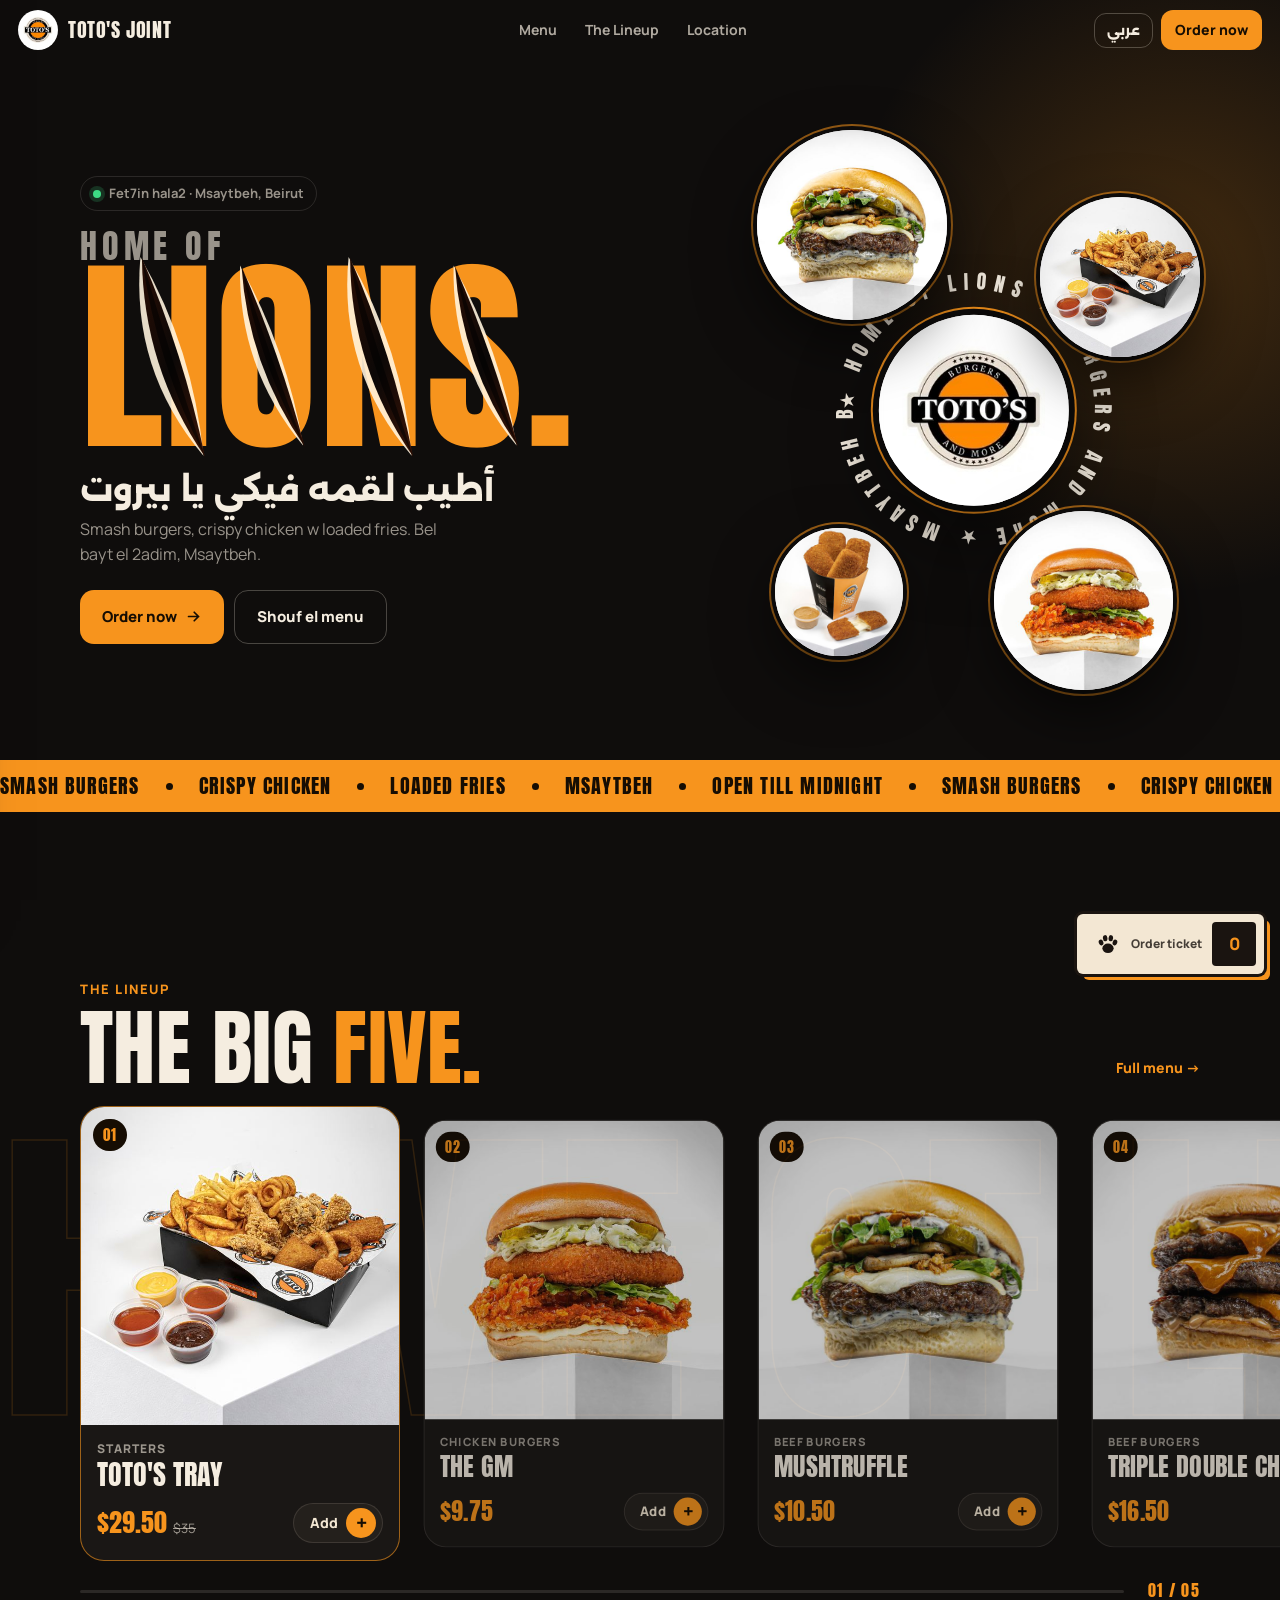
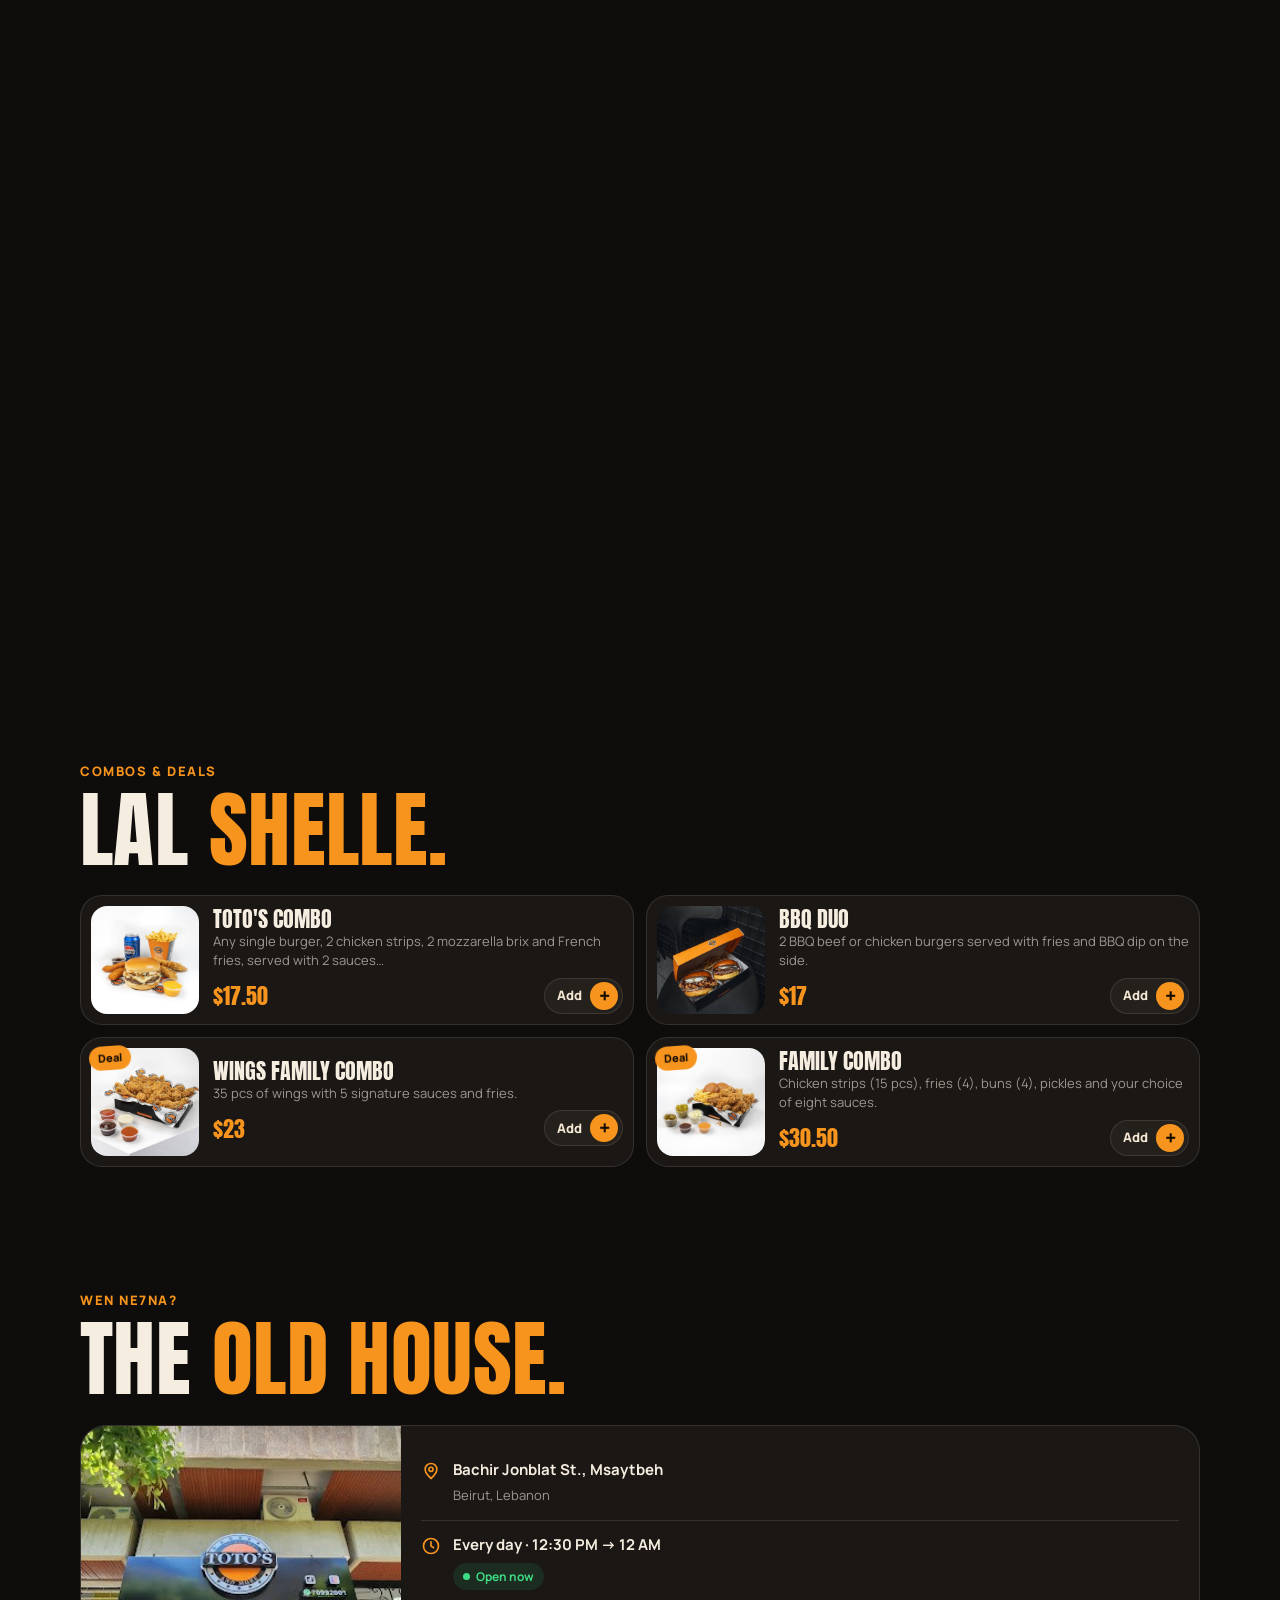
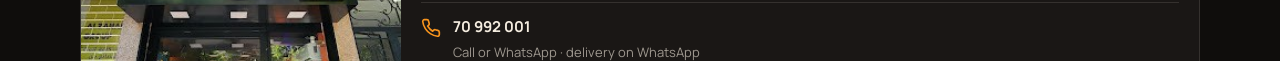
<file: index.html>
<!DOCTYPE html>
<html lang="en" dir="ltr">
<head>
<meta charset="utf-8">
<meta name="viewport" content="width=device-width, initial-scale=1, viewport-fit=cover">
<title>Toto's Joint | Home of Lions · Msaytbeh, Beirut</title>
<meta name="description" content="Toto's Joint, Msaytbeh, Beirut. Smash burgers, crispy chicken and loaded fries. Open every day 12:30 PM to midnight. أطيب لقمه فيكي يا بيروت">
<meta name="theme-color" content="#0e0c0b">
<meta property="og:title" content="Toto's Joint | Home of Lions">
<meta property="og:image" content="assets/logo.jpg">
<link rel="icon" href="assets/logo.jpg">
<link rel="preconnect" href="https://fonts.googleapis.com"><link rel="preconnect" href="https://fonts.gstatic.com" crossorigin>
<link href="https://fonts.googleapis.com/css2?family=Anton&family=Manrope:wght@400;600;700;800&family=Alexandria:wght@400;600;800;900&family=Cairo:wght@500;700&display=swap" rel="stylesheet">
<style>
:root{--or:#f7941d;--or2:#ffa733;--ink:#0f0d0c;--char:#1a1715;--smoke:#24201c;--cream:#f5ede0;--mute:rgba(245,237,224,.6);--line:rgba(245,237,224,.12);--green:#3ddc84;
  --slab:"Anton","Bebas Neue",Impact,"Arial Narrow",sans-serif;--body:"Manrope",system-ui,-apple-system,"Segoe UI",Roboto,sans-serif;--ar:"Alexandria","Cairo",system-ui,sans-serif}
*{box-sizing:border-box;margin:0;padding:0}
html{-webkit-text-size-adjust:100%;scroll-behavior:smooth}
html,body{overflow-x:hidden}
@supports (overflow:clip){html,body{overflow-x:clip}}
body{background:var(--ink);color:var(--cream);font-family:var(--body);line-height:1.6}
html[dir=rtl] body{font-family:var(--ar)}
a{color:inherit;text-decoration:none}
button{font:inherit;color:inherit;background:none;border:0;cursor:pointer}
img{display:block;max-width:100%}
.wrap{width:min(1120px,100% - 36px);margin-inline:auto}
.en{direction:ltr;unicode-bidi:isolate}
.page[hidden]{display:none!important}

/* nav */
.nav{position:fixed;inset:0 0 auto;z-index:60;display:flex;align-items:center;justify-content:space-between;gap:10px;padding:10px 18px;padding-top:max(10px,env(safe-area-inset-top));transition:background .3s,border-color .3s;border-bottom:1px solid transparent}
.nav.solid{background:rgba(15,13,12,.86);backdrop-filter:blur(14px);-webkit-backdrop-filter:blur(14px);border-color:var(--line)}
.brand{display:flex;align-items:center;gap:10px;font-family:var(--slab);font-size:20px;letter-spacing:.03em;text-transform:uppercase}
.brand img{width:40px;height:40px;border-radius:50%;background:#fff}
.links{display:flex;gap:28px;font-weight:700;font-size:14px}
.links a{opacity:.7;transition:opacity .2s,color .2s}.links a:hover,.links a.act{opacity:1;color:var(--or)}
.navr{display:flex;align-items:center;gap:8px}
.btn{display:inline-flex;align-items:center;justify-content:center;gap:8px;padding:14px 22px;border-radius:14px;font-weight:800;font-size:15px;white-space:nowrap;transition:transform .15s,background .2s,border-color .2s}
.btn:active{transform:scale(.96)}
.btn.or{background:var(--or);color:#160d03}.btn.or:hover{background:var(--or2)}
.btn.gh{border:1.5px solid rgba(245,237,224,.25)}.btn.gh:hover{border-color:var(--cream)}
.btn.sm{padding:9px 14px;font-size:14px;border-radius:12px}
.btn svg{width:17px;height:17px;flex:none}
.lang{padding:8px 12px;border-radius:12px;border:1.5px solid rgba(245,237,224,.25);font-weight:700;font-size:14px;font-family:var(--ar);line-height:1.2}
@media (max-width:820px){.links{display:none}.brand span{display:none}}

/* hero */
.hero{position:relative;overflow:hidden;padding:92px 0 36px;isolation:isolate}
.hero::before{content:"";position:absolute;width:760px;height:760px;right:-280px;top:-120px;border-radius:50%;background:radial-gradient(circle,rgba(247,148,29,.22),transparent 62%);z-index:-1}
.hgrid{display:grid;gap:26px;align-items:center}
.hgrid>*{min-width:0}
@media (min-width:960px){.hero{padding:130px 0 70px}.hgrid{grid-template-columns:1.15fr .85fr;gap:56px}}
.kick{display:inline-flex;align-items:center;gap:8px;font-weight:700;font-size:13px;color:var(--mute);padding:6px 12px;border:1px solid var(--line);border-radius:999px;margin-bottom:18px}
.kick i{width:8px;height:8px;border-radius:50%;background:var(--green);box-shadow:0 0 0 4px rgba(61,220,132,.18)}
.kick.closed i{background:#ff6b6b;box-shadow:0 0 0 4px rgba(255,107,107,.18)}
.home-of{font-family:var(--slab);font-size:clamp(22px,3vw,34px);line-height:1;letter-spacing:.14em;color:var(--mute)}
.lions{position:relative;display:inline-block;white-space:nowrap;font-family:var(--slab);font-weight:400;font-size:clamp(112px,31vw,210px);line-height:.88;color:var(--or);letter-spacing:.01em;margin-top:2px}
.lions .ch{display:inline-block;opacity:0;transform:translateY(40px) scale(.6)}
.lions.go .ch{animation:roar .55s cubic-bezier(.2,1.5,.4,1) forwards}
@keyframes roar{60%{opacity:1;transform:translateY(-8px) scale(1.12)}100%{opacity:1;transform:none}}
.claw{position:absolute;inset:-6% -3%;width:106%;height:112%;pointer-events:none;overflow:visible}
.gash .mk{fill:none;stroke:#fff;stroke-linecap:round;stroke-dasharray:1;stroke-dashoffset:1}
.gash.go .mk{animation:gashDraw .2s cubic-bezier(.7,0,.3,1) forwards}
@keyframes gashDraw{to{stroke-dashoffset:0}}
.hero.shake .hgrid{animation:shake .35s linear 1.05s}
@keyframes shake{20%{translate:-6px 3px}40%{translate:5px -4px}60%{translate:-3px 2px}80%{translate:2px -1px}}
.slogan{font-family:var(--ar);font-weight:800;font-size:clamp(22px,3vw,32px);line-height:1.4;color:var(--cream);margin:14px 0 4px;direction:rtl;text-align:start}
html[dir=ltr] .slogan{text-align:left}
.hsub{color:var(--mute);font-size:16px;max-width:38ch;margin-bottom:22px}
.ctas{display:flex;flex-wrap:wrap;gap:10px}
.hero .ctas .btn{flex:1 1 150px}
@media (min-width:960px){.hero .ctas .btn{flex:0 0 auto}}
.fade{opacity:0;transform:translateY(16px);transition:opacity .7s ease,transform .7s ease}
.in .fade{opacity:1;transform:none}
.in .fade.d0{transition-delay:.1s}.in .fade.d1{transition-delay:1.15s}.in .fade.d2{transition-delay:1.3s}.in .fade.d3{transition-delay:1.45s}.in .fade.d4{transition-delay:1.25s}
/* badge + floating food */
.stage{position:relative;height:clamp(360px,44vw,560px)}
.badge{position:absolute;left:50%;top:50%;width:min(62%,320px);aspect-ratio:1;transform:translate(-50%,-50%)}
.badge .logo{position:absolute;inset:16%;border-radius:50%;background:#fff;box-shadow:0 30px 80px rgba(0,0,0,.55),0 0 0 6px var(--ink),0 0 0 8px var(--or)}
.badge .logo img{width:100%;height:100%;border-radius:50%}
.badge svg{position:absolute;inset:0;width:100%;height:100%;animation:spin 22s linear infinite}
.badge text{font-family:var(--slab);font-size:14px;letter-spacing:5px;fill:var(--cream)}
@keyframes spin{to{transform:rotate(360deg)}}
.food{position:absolute;width:var(--s);aspect-ratio:1;border-radius:50%;overflow:hidden;background:#fff;box-shadow:0 24px 60px rgba(0,0,0,.6),0 0 0 4px var(--ink),0 0 0 6px rgba(247,148,29,.6);will-change:transform}
.food img{width:100%;height:100%;object-fit:cover}
.food.f1{--s:clamp(120px,15vw,190px);left:2%;top:0}
.food.f2{--s:clamp(104px,13vw,160px);right:0;top:12%}
.food.f3{--s:clamp(112px,14vw,180px);right:6%;bottom:0}
.food.f4{--s:clamp(88px,10vw,128px);left:6%;bottom:6%}

/* ticker */
.ticker{background:var(--or);color:#160d03;overflow:hidden;direction:ltr}
.ticker .t{display:flex;width:max-content;gap:26px;padding:10px 0;font-family:var(--slab);font-size:20px;letter-spacing:.06em;text-transform:uppercase;animation:tick 30s linear infinite}
.ticker .t span{display:inline-flex;align-items:center;gap:26px}
.ticker .t span::after{content:"";width:7px;height:7px;border-radius:50%;background:#160d03}
html[dir=rtl] .ticker .t span{font-family:var(--ar);font-weight:800;font-size:18px;letter-spacing:0}
@keyframes tick{to{transform:translateX(-50%)}}

/* sections */
.sec{padding:72px 0 10px;position:relative}
@media (min-width:960px){.sec{padding:100px 0 20px}}
.eye{display:inline-flex;align-items:center;gap:8px;font-weight:800;font-size:13px;letter-spacing:.12em;text-transform:uppercase;color:var(--or);margin-bottom:8px}
html[dir=rtl] .eye{letter-spacing:0}
.h2{font-family:var(--slab);font-weight:400;font-size:clamp(46px,9vw,84px);line-height:.95;letter-spacing:.005em;text-transform:uppercase}
.h2 em{font-style:normal;color:var(--or)}
html[dir=rtl] .h2{font-family:var(--ar);font-weight:900;line-height:1.15;text-transform:none;font-size:clamp(38px,7vw,64px)}
.shead{display:flex;align-items:end;justify-content:space-between;gap:16px}
.shead .more{flex:none;font-weight:800;font-size:14px;color:var(--or);padding-bottom:8px}
.rv{opacity:0;transform:translateY(28px);transition:opacity .8s ease,transform .8s cubic-bezier(.2,.8,.2,1)}
.rv.in{opacity:1;transform:none}

/* lineup: pinned, vertical scroll slides the cards sideways */
.lu{position:relative}
.lu-pin{position:sticky;top:0;height:100svh;overflow:hidden;display:flex;flex-direction:column;justify-content:center;gap:18px;padding-top:56px}
.lu-bg{position:absolute;left:0;top:52%;transform:translateY(-50%);white-space:nowrap;font-family:var(--slab);font-size:clamp(140px,26vw,320px);line-height:1;color:transparent;-webkit-text-stroke:1.5px rgba(247,148,29,.15);pointer-events:none;direction:ltr;will-change:transform;text-transform:uppercase}
.lrow{position:relative;display:flex;gap:14px;width:max-content;padding-inline:max(18px,calc((100vw - 1120px)/2));will-change:transform}
.lu-prog{display:flex;align-items:center;gap:12px}
.lu-prog::before{content:"";flex:1;height:3px;border-radius:3px;background:rgba(245,237,224,.12)}
.lu-prog i{position:absolute;inset-inline-start:max(0px,calc((100% - min(1120px,100% - 36px))/2));height:3px;border-radius:3px;background:var(--or);width:0}
.lu-prog{position:relative}
.lu-prog span{font-family:var(--slab);font-size:16px;letter-spacing:.08em;color:var(--or);min-width:64px;text-align:end}
.lc{flex:0 0 min(72vw,300px)}
@media (min-width:960px){.lc{flex-basis:320px}}
.lc{transition:transform .5s cubic-bezier(.2,.8,.2,1),border-color .3s,opacity .5s}
.lu .lc:not(.cur){transform:scale(.94);opacity:.75}
.lu .lc.cur{border-color:rgba(247,148,29,.6)}
.lc .ph{aspect-ratio:1/1}
@media (max-height:740px){.lc .ph{aspect-ratio:5/4}}
/* (cards) */
.lc{position:relative;border-radius:24px;overflow:hidden;background:var(--char);border:1px solid var(--line);display:flex;flex-direction:column;transition:transform .35s cubic-bezier(.2,.8,.2,1),border-color .3s}
.lc:hover{transform:translateY(-6px);border-color:rgba(247,148,29,.5)}
.lc:has(.o-step.on){border-color:var(--or)}
.lc .ph{background:#fff;aspect-ratio:1/1;overflow:hidden}
.lc .ph img{width:100%;height:100%;object-fit:cover;transition:transform .6s}
.lc:hover .ph img{transform:scale(1.05)}
.lc .n{position:absolute;top:12px;inset-inline-start:12px;font-family:var(--slab);font-size:15px;letter-spacing:.06em;background:#160d03;color:var(--or);padding:4px 10px;border-radius:999px;direction:ltr}
.lc .bd{padding:14px 16px 16px;display:flex;flex-direction:column;gap:2px;flex:1}
.lc small{font-size:12px;font-weight:800;letter-spacing:.08em;text-transform:uppercase;color:var(--mute)}
html[dir=rtl] .lc small{letter-spacing:0}
.lc h3{font-family:var(--slab);font-weight:400;font-size:28px;line-height:1;direction:ltr;text-align:start;text-transform:uppercase}
html[dir=rtl] .lc h3{text-align:right}
.lc .row{display:flex;align-items:center;justify-content:space-between;gap:8px;margin-top:12px}
.lc .row b{font-family:var(--slab);font-weight:400;font-size:26px;color:var(--or);direction:ltr}
.lc .row s{font-size:13px;color:var(--mute);margin-inline-start:6px}

/* combos: compact rows */
.combos{display:grid;gap:12px;margin-top:26px}
@media (min-width:860px){.combos{grid-template-columns:1fr 1fr}}
.cb{position:relative;display:flex;gap:14px;align-items:center;padding:10px;border-radius:22px;background:var(--char);border:1px solid var(--line);transition:border-color .3s,transform .3s}
.cb:hover{border-color:rgba(247,148,29,.5)}
.cb .ph{width:108px;height:108px;flex:none;border-radius:16px;background:#fff;overflow:hidden;display:grid;place-items:center}
.cb .ph img{width:100%;height:100%;object-fit:cover}
.cb .bd{flex:1;min-width:0;display:flex;flex-direction:column;gap:2px}
.cb h3{font-family:var(--slab);font-weight:400;font-size:22px;line-height:1.05;direction:ltr;text-align:start;text-transform:uppercase}
html[dir=rtl] .cb h3{text-align:right}
.cb p{color:var(--mute);font-size:13px;line-height:1.45;display:-webkit-box;-webkit-line-clamp:2;-webkit-box-orient:vertical;overflow:hidden}
.cb .row{display:flex;align-items:center;justify-content:space-between;gap:8px;margin-top:6px}
.cb .row b{font-family:var(--slab);font-weight:400;font-size:22px;color:var(--or);direction:ltr}
.stamp{position:absolute;top:8px;inset-inline-start:8px;background:var(--or);color:#160d03;font-weight:800;font-size:11px;padding:3px 9px;border-radius:999px;transform:rotate(-4deg)}

/* location */
.lcard{display:grid;gap:0;margin-top:26px;border-radius:26px;overflow:hidden;background:var(--char);border:1px solid var(--line)}
@media (min-width:860px){.lcard{grid-template-columns:320px 1fr}}
.lcard .pic{position:relative;min-height:230px;background:#2a2420}
.lcard .pic img{position:absolute;inset:0;width:100%;height:100%;object-fit:cover}
.lcard .pic span{position:absolute;bottom:12px;inset-inline-start:12px;background:var(--cream);color:#160d03;font-family:var(--ar);font-weight:800;font-size:16px;padding:4px 12px;border-radius:999px;transform:rotate(-3deg)}
.lcard .in{padding:20px}
.irow{display:flex;gap:12px;align-items:flex-start;padding:12px 0;border-bottom:1px solid var(--line)}
.irow:last-child{border:0}
.irow svg{width:20px;height:20px;color:var(--or);flex:none;margin-top:3px}
.irow b{display:block;font-size:15px}
.irow small{color:var(--mute);font-size:13px}
.open{display:inline-flex;align-items:center;gap:6px;font-weight:700;font-size:12px;padding:4px 10px;border-radius:999px;background:rgba(61,220,132,.1);color:var(--green);margin-top:6px}
.open.closed{background:rgba(255,107,107,.1);color:#ff8080}
.open i{width:7px;height:7px;border-radius:50%;background:currentColor}
.lbtns{display:grid;grid-template-columns:1fr 1fr;gap:8px;margin-top:14px}
.lbtns .btn:last-child{grid-column:1/-1}
@media (min-width:860px){.lbtns{grid-template-columns:repeat(3,auto);justify-content:start}.lbtns .btn:last-child{grid-column:auto}}

/* cta */
.cta{text-align:center;padding:90px 0 80px;margin-top:60px;background:radial-gradient(ellipse at 50% 120%,rgba(247,148,29,.28),transparent 62%)}
.cta .h2{font-size:clamp(64px,15vw,150px)}
.cta .ctas{justify-content:center;margin-top:22px}
footer{border-top:1px solid var(--line);padding:26px 0 calc(100px + env(safe-area-inset-bottom))}
.foot{display:flex;flex-wrap:wrap;gap:14px;align-items:center;justify-content:space-between;color:var(--mute);font-size:13px}
.soc{display:flex;gap:10px}
.soc a{width:42px;height:42px;border-radius:50%;border:1px solid var(--line);display:grid;place-items:center}
.soc a:hover{background:var(--cream);color:var(--ink)}
.soc svg{width:19px;height:19px}
@media (min-width:821px){footer{padding-bottom:30px}}

/* menu page */
.mpage{padding:150px 0 60px}
@media (min-width:821px){.mpage{padding-top:120px}}
.mhead{display:flex;flex-wrap:wrap;justify-content:space-between;align-items:end;gap:16px;margin-bottom:12px}
.mhead .h2{font-size:clamp(40px,6vw,72px)}
.chipbar{position:sticky;top:64px;z-index:20;background:var(--ink);margin:0 -20px 10px;padding:10px 20px;border-bottom:1px solid var(--line)}
@media (max-width:820px){.chipbar{top:112px}}
.chips{display:flex;gap:8px;overflow-x:auto;scrollbar-width:none}
.chips::-webkit-scrollbar{display:none}
.chip{flex:none;padding:8px 16px;border-radius:999px;border:1.5px solid var(--line);font-weight:700;font-size:14px;transition:all .2s}
.chip.on{background:var(--cream);color:var(--ink);border-color:var(--cream)}
.mcat{padding-top:30px}
.mcat h3{font-family:var(--slab);font-size:clamp(28px,4vw,40px);margin-bottom:6px;direction:ltr;text-align:start}
html[dir=rtl] .mcat h3{font-family:var(--ar);text-align:right;font-weight:400}
.mlist{display:grid}
@media (min-width:900px){.mlist{grid-template-columns:1fr 1fr;column-gap:40px}}
.mi{display:flex;gap:14px;align-items:center;padding:14px 0;border-bottom:1px solid var(--line)}
.mi .th{width:72px;height:72px;border-radius:16px;flex:none;object-fit:cover;background:var(--smoke)}
.mi .th.e{display:grid;place-items:center;font-size:30px;background:radial-gradient(circle at 30% 30%,#3a2a16,#1a1512 75%);border:1px solid var(--line)}
.mi .tx{flex:1;min-width:0}
.mi h4{font-family:var(--slab);font-size:19px;line-height:1.1;font-weight:400;direction:ltr;text-align:start}
html[dir=rtl] .mi h4{text-align:right}
.mi h4 small{font-family:var(--body);font-size:12px;color:var(--mute);font-weight:700;margin-inline-start:6px}
.mi p{color:var(--mute);font-size:13.5px;line-height:1.45;margin-top:3px;direction:ltr;text-align:start}
html[dir=rtl] .mi p{text-align:right}
.mi .pr{text-align:end;flex:none;direction:ltr}
html[dir=rtl] .mi .pr{text-align:left}
.mi .pr b{display:block;font-family:var(--slab);font-size:22px;color:var(--or);font-weight:400}
.mi .pr s{font-size:12px;color:var(--mute)}
.mi .add{width:36px;height:36px;border-radius:50%;background:var(--or);color:#160d03;display:grid;place-items:center;font-size:22px;font-weight:700;flex:none;margin-inline-start:4px}
.mnote{color:var(--mute);font-size:14px;margin-top:26px}

/* dock */
.dock{position:fixed;z-index:70;left:12px;right:12px;bottom:calc(12px + env(safe-area-inset-bottom));display:flex;gap:8px;padding:8px;border-radius:20px;background:rgba(26,23,21,.92);backdrop-filter:blur(14px);-webkit-backdrop-filter:blur(14px);border:1px solid var(--line);transform:translateY(140%);transition:transform .4s cubic-bezier(.2,.9,.3,1)}
.dock.up{transform:none}
.dock .btn{flex:1}
@media (min-width:821px){.dock{display:none}}
@media (prefers-reduced-motion:reduce){*{animation:none!important;transition:none!important}.lions .ch,.fade,.rv{opacity:1!important;transform:none!important}.gash .mk{stroke-dashoffset:0}}
</style>
<link rel="stylesheet" href="assets/order.css">
<link rel="stylesheet" href="assets/toto-order.css">
</head>
<body>

<nav class="nav" id="nav">
  <a href="#" class="brand" data-go="home"><img src="assets/logo.jpg" alt="Toto's Joint logo"><span>Toto's Joint</span></a>
  <div class="links"><a href="#menu" data-go="menu" data-k="nMenu">Menu</a><a href="#" data-go="home" data-anchor="lineup" data-k="nLine">The Lineup</a><a href="#" data-go="home" data-anchor="location" data-k="nLoc">Location</a></div>
  <div class="navr">
    <button class="lang" id="lang">عربي</button>
    <a class="btn or sm" href="#menu" data-go="menu" data-k="order">Order now</a>
  </div>
</nav>

<main class="page" data-page="home">
  <header class="hero" id="hero">
    <div class="wrap hgrid">
      <div>
        <p class="kick fade d0" id="kick"><i></i><span id="kickTxt"></span></p>
        <div class="home-of fade d0" data-k="homeOf">HOME OF</div>
        <h1 class="lions" id="lions" dir="ltr" aria-label="Lions"><span class="w"></span>
          <svg class="claw gash" id="lclaw" aria-hidden="true"></svg>
        </h1>
        <p class="slogan fade d1">أطيب لقمه فيكي يا بيروت</p>
        <p class="hsub fade d2" data-k="hsub">Smash burgers, crispy chicken w loaded fries. Bel bayt el 2adim, Msaytbeh.</p>
        <div class="ctas fade d3">
          <a class="btn or" href="#menu" data-go="menu"><span data-k="order2">Order now</span> <svg viewBox="0 0 24 24" fill="none" stroke="currentColor" stroke-width="2.4" stroke-linecap="round"><path d="M5 12h14M13 6l6 6-6 6"/></svg></a>
          <a class="btn gh" href="#menu" data-go="menu" data-k="seeMenu">Shouf el menu</a>
        </div>
      </div>
      <div class="stage fade d0" id="stage">
        <div class="badge">
          <svg viewBox="0 0 200 200"><defs><path id="ring" d="M100,100 m-86,0 a86,86 0 1,1 172,0 a86,86 0 1,1 -172,0"/></defs>
            <text><textPath href="#ring">★ HOME OF LIONS ★ BURGERS AND MORE ★ MSAYTBEH BEIRUT </textPath></text></svg>
          <div class="logo"><img src="assets/logo.jpg" alt=""></div>
        </div>
        <div class="food f1" data-d="1.2" data-ph="Mushtruffle"></div>
        <div class="food f2" data-d="-.8" data-ph="Toto's Tray (3Ts)"></div>
        <div class="food f3" data-d="1.6" data-ph="The GM"></div>
        <div class="food f4" data-d="-1.2" data-ph="Mozzarella PULL"></div>
      </div>
    </div>
  </header>

  <div class="ticker" aria-hidden="true"><div class="t" data-k="ticker"></div></div>

  <section class="lu" id="lineup">
    <div class="lu-pin">
      <div class="lu-bg" id="luBg" aria-hidden="true">HOME OF LIONS · HOME OF LIONS ·</div>
      <div class="wrap shead"><div><div class="eye" data-k="luE">The Lineup</div><h2 class="h2" data-k="luH">The big <em>five.</em></h2></div>
        <a class="more" href="#menu" data-go="menu" data-k="fullMenu">Full menu →</a></div>
      <div class="lrow" id="lrow"></div>
      <div class="wrap lu-prog"><i id="luBar"></i><span class="en" id="luNum">01 / 05</span></div>
    </div>
  </section>

  <section class="sec" id="combos">
    <div class="wrap">
      <div class="eye rv" data-k="cbE">Combos & deals</div>
      <h2 class="h2 rv" data-k="cbH">Lal <em>shelle.</em></h2>
      <div class="combos" id="combosGrid"></div>
    </div>
  </section>

  <section class="sec" id="location">
    <div class="wrap">
      <div class="eye rv" data-k="locE">Wen ne7na?</div>
      <h2 class="h2 rv" data-k="locH">The <em>old house.</em></h2>
      <div class="lcard rv">
        <div class="pic"><img src="assets/storefront.jpg" alt="Toto's Joint storefront in Msaytbeh" loading="lazy"><span>بيت توتو</span></div>
        <div class="in">
          <div class="irow"><svg viewBox="0 0 24 24" fill="none" stroke="currentColor" stroke-width="2" stroke-linecap="round" stroke-linejoin="round"><path d="M12 21s-7-6.1-7-11a7 7 0 0 1 14 0c0 4.9-7 11-7 11z"/><circle cx="12" cy="10" r="2.5"/></svg><div><b data-k="addr">Bachir Jonblat St., Msaytbeh</b><small>Beirut, Lebanon</small></div></div>
          <div class="irow"><svg viewBox="0 0 24 24" fill="none" stroke="currentColor" stroke-width="2" stroke-linecap="round"><circle cx="12" cy="12" r="9"/><path d="M12 7v5l3 2"/></svg><div><b data-k="hours">Every day · 12:30 PM → 12 AM</b><span class="open" id="openBadge"><i></i><span></span></span></div></div>
          <div class="irow"><svg viewBox="0 0 24 24" fill="none" stroke="currentColor" stroke-width="2" stroke-linecap="round" stroke-linejoin="round"><path d="M22 16.9v3a2 2 0 0 1-2.2 2 19.8 19.8 0 0 1-8.6-3.1 19.5 19.5 0 0 1-6-6A19.8 19.8 0 0 1 2.1 4.2 2 2 0 0 1 4.1 2h3a2 2 0 0 1 2 1.7c.1.9.4 1.8.7 2.7a2 2 0 0 1-.5 2.1L8 9.8a16 16 0 0 0 6 6l1.3-1.3a2 2 0 0 1 2.1-.4c.9.3 1.8.6 2.7.7a2 2 0 0 1 1.7 2z"/></svg><div><b class="en">70 992 001</b><small data-k="callTxt">Call or WhatsApp · delivery on WhatsApp</small></div></div>
          <div class="lbtns">
            <a class="btn or" href="tel:+96170992001" data-k="call">Call</a>
            <a class="btn gh" data-wa href="#" target="_blank" rel="noopener">WhatsApp</a>
            <a class="btn gh" href="https://www.google.com/maps/search/?api=1&query=Toto%27s+Joint+Bachir+Jonblat+Street+Msaytbeh+Beirut" target="_blank" rel="noopener" data-k="dir">Take me there</a>
          </div>
        </div>
      </div>
    </div>
  </section>

  <section class="cta">
    <div class="wrap">
      <div class="eye rv" data-k="ctaE">Jou3an?</div>
      <h2 class="h2 rv" data-k="ctaH">Yalla,<br><em>ya asad.</em></h2>
      <div class="ctas rv">
        <a class="btn or" href="#menu" data-go="menu" data-k="orderOnline">Order online →</a>
      </div>
    </div>
  </section>
</main>

<main class="page" data-page="menu" hidden>
  <section class="mpage">
    <div class="wrap">
      <div class="mhead">
        <div><div class="eye" data-k="mE">The Menu</div><h2 class="h2" data-k="mH">Na2e <em>asadak.</em></h2></div>
        <a class="btn or" href="#menu" data-go="menu" data-k="order3">Order online →</a>
      </div>
      <div class="chipbar"><div class="chips" id="chips"></div></div>
      <div id="menuList"></div>
      <p class="mnote" data-k="mNote">Prices in USD. Tap + to order on Toto's ordering page.</p>
    </div>
  </section>
</main>

<footer>
  <div class="wrap foot">
    <a href="#" class="brand" data-go="home"><img src="assets/logo.jpg" alt=""><span>Toto's Joint</span></a>
    <div class="soc">
      <a href="https://www.instagram.com/totosjoint.lb/" target="_blank" rel="noopener" aria-label="Instagram"><svg viewBox="0 0 24 24" fill="none" stroke="currentColor" stroke-width="2"><rect x="3" y="3" width="18" height="18" rx="5"/><circle cx="12" cy="12" r="4"/><circle cx="17.5" cy="6.5" r="1" fill="currentColor"/></svg></a>
      <a data-wa href="#" target="_blank" rel="noopener" aria-label="WhatsApp"><svg viewBox="0 0 24 24" fill="currentColor"><path d="M12 2a10 10 0 0 0-8.6 15.1L2 22l5-1.3A10 10 0 1 0 12 2zm4.5 12.1c-.2-.1-1.5-.7-1.7-.8s-.4-.1-.6.1-.7.8-.8 1-.3.2-.5.1a6.7 6.7 0 0 1-3.3-2.9c-.2-.4.2-.4.7-1.3.1-.2 0-.3 0-.4l-.8-1.8c-.2-.5-.4-.4-.6-.4h-.5a1 1 0 0 0-.7.3 3 3 0 0 0-.9 2.2 5.2 5.2 0 0 0 1.1 2.8 11.9 11.9 0 0 0 4.6 4c1.7.7 2.4.8 3.2.7.5-.1 1.5-.6 1.8-1.2s.2-1.1.1-1.2-.2-.2-.4-.3z"/></svg></a>
    </div>
    <span data-k="foot">Msaytbeh, Beirut · Home of Lions · © 2026 Toto's Joint</span>
  </div>
</footer>

<div class="dock" id="dock">
  <a class="btn or" href="#menu" data-go="menu" data-k="order4">Order now</a>
  <a class="btn gh" href="#menu" data-go="menu" data-k="dockMenu">Menu</a>
</div>

<script src="assets/order.js"></script>
<script>
(() => {
  const MENU = [{"cat": "Starters", "items": [{"n": "Wedges Fries", "p": 5.5, "u": "https://take.app/totosjoint/p/cmq9kig9t002304ky3je9minu", "o": null, "w": null, "d": "Seasoned wedges fries served with sauce of your choice."}, {"n": "Mozzarella PULL", "p": 8.0, "u": "https://take.app/totosjoint/p/cmkmmrrvh000t04jpld19mmh7", "o": null, "w": null, "d": "3 pcs of mozzarella pull dipped in GM or smoked BBQ, served with ranch dressing."}, {"n": "French Fries", "p": 4.0, "u": "https://take.app/totosjoint/p/cly8ms32t00017kapcyf640w8", "o": null, "w": null, "d": "Imported french fries served with ketchup."}, {"n": "Loaded Truffle", "p": 11.5, "u": "https://take.app/totosjoint/p/cmp1btyku000j07htmm1gwpx4", "o": null, "w": null, "d": "Imported fries with fresh mushrooms, caramelized onions, smashed beef patty (65 g), Emmental cheese…"}, {"n": "Curly Fries", "p": 6.0, "u": "https://take.app/totosjoint/p/cly8mtugu0006h8mcl61nbl1i", "o": null, "w": null, "d": "Seasoned curly fries served with honey mustard and cheddar cheese."}, {"n": "Jalapenos Cheddar TNT", "p": 5.5, "u": "https://take.app/totosjoint/p/clyh0nri8000odqln2ehoblhj", "o": null, "w": null, "d": "4 pcs, served with sauce of your choice."}, {"n": "Real Deal Curly Fries", "p": 11.5, "u": "https://take.app/totosjoint/p/cmugr4426002u0agm943k0x6k", "o": null, "w": null, "d": "Chicken strips (2), mozzarella sticks (2), jalapeño cheddar TNT (2) and a load of curly fries…"}, {"n": "Chicken Wings", "p": 7.5, "u": "https://take.app/totosjoint/p/clyhog1nu002yhr4f85n0jo4k", "o": null, "w": null, "d": "10 pcs dipped in your choice of sauces."}, {"n": "Wings Family Combo", "p": 23.0, "u": "https://take.app/totosjoint/p/cmpchlfve00030bj6kqapt95s", "o": null, "w": null, "d": "35 pcs of wings with 5 signature sauces and fries."}, {"n": "Triple Cheese Balls", "p": 5.5, "u": "https://take.app/totosjoint/p/cly8mw5w60022w01527o3786b", "o": null, "w": null, "d": "4 pieces, served with sauce of your choice."}, {"n": "Toto's Tray (3Ts)", "p": 29.5, "u": "https://take.app/totosjoint/p/cmq288f3z000m0ajhi6e8bd4x", "o": 35.0, "w": null, "d": "Wings (5), strips (5), onion rings (5), mozzarella pull (2), jalapeño TNT and more."}, {"n": "Loaded Fries", "p": 7.0, "u": "https://take.app/totosjoint/p/clyh0pze4001sv4e7whqvznzc", "o": null, "w": null, "d": "Imported french fries with honey mustard, ranch, cheddar cheese and homemade smoked BBQ."}, {"n": "Mozzarella Sticks", "p": 5.25, "u": "https://take.app/totosjoint/p/clyh0mfhw001tkmxgbux2i9r3", "o": null, "w": null, "d": "4 pcs, served with sauce of your choice."}, {"n": "Loaded Fries With Extra Chicken", "p": 10.5, "u": "https://take.app/totosjoint/p/clyhnng6e0004ni1k1j0z6w5w", "o": null, "w": null, "d": "Loaded fries with honey mustard, ranch, cheddar and homemade smoked BBQ, plus extra chicken."}, {"n": "The Real Deal", "p": 9.0, "u": "https://take.app/totosjoint/p/cly8myecc002030tigydu2a43", "o": null, "w": null, "d": "Chicken strips (2), mozzarella sticks (2), jalapeño cheddar TNT (2) and a load of fries…"}, {"n": "Onion Rings", "p": 5.0, "u": "https://take.app/totosjoint/p/cly8muxt0002h7un0dxgp480h", "o": null, "w": null, "d": "Served with homemade BBQ sauce."}, {"n": "Loaded Beef", "p": 10.5, "u": "https://take.app/totosjoint/p/cmp1c30qh000007jpxic0ii5i", "o": null, "w": null, "d": "Imported fries with smashed beef patty (65 g), cheddar slice, dill pickles, jalapeños, BBQ sauce…"}, {"n": "Finger Dynamite", "p": 3.0, "u": "https://take.app/totosjoint/p/cmtocnm3y00000agm2q8y66qg", "o": null, "w": null, "d": ""}, {"n": "Bang Bang Chicken", "p": 7.5, "u": "https://take.app/totosjoint/p/cly8mpwrc0039yryorajc9ocl", "o": null, "w": null, "d": ""}, {"n": "Bang Bang Shrimps", "p": 8.5, "u": "https://take.app/totosjoint/p/cly8mlrq6000s7un0qb9h16go", "o": null, "w": null, "d": ""}]}, {"cat": "New", "items": [{"n": "Limonata", "p": 4.0, "u": "https://take.app/totosjoint/p/cmruk39ie00020ajijiidhg4g", "o": null, "w": null, "d": ""}]}, {"cat": "Wraps & Ciabatta", "items": [{"n": "Mighty Munch Cheese Steak", "p": 11.0, "u": "https://take.app/totosjoint/p/cm09ts9jv001g3nffe3x05hnw", "o": null, "w": null, "d": "Grilled ribeye steak, caramelized onion, green peppers, fresh mushroom, mozzarella, Swiss…"}, {"n": "Beiruty Wrap", "p": 8.0, "u": "https://take.app/totosjoint/p/cm9hezen7000qjx042jdfm81i", "o": null, "w": null, "d": "180 g of grilled chicken, shredded iceberg, tomato, pickles and mozzarella cheese drizzle…"}]}, {"cat": "Chicken Burgers", "items": [{"n": "The GM", "p": 9.75, "u": "https://take.app/totosjoint/p/cly8meu0d000p2ah75i3f7o4w", "o": null, "w": null, "d": "Fried chicken breast, 150 g mozzarella patty, coleslaw, shredded iceberg, dill pickles, homemade mayo…"}, {"n": "Day Dreamer", "p": 9.5, "u": "https://take.app/totosjoint/p/clyj4xi6b000r13hm41i4drs7", "o": null, "w": null, "d": "Fried chicken breast, truffle sauce, dill pickles, Swiss cheese, parmesan, fresh mushrooms…"}, {"n": "The Cheesy", "p": 9.75, "u": "https://take.app/totosjoint/p/cly7pcj7b009ial9017q5rlhv", "o": null, "w": null, "d": "Fried chicken breast, mozzarella patty, melted cheddar, shredded iceberg, dill pickles and Toto's sauce…"}, {"n": "Dip It Honey Mustard", "p": 9.0, "u": "https://take.app/totosjoint/p/cly8mgv1k0005j3o9pfz55e29", "o": null, "w": null, "d": "Fried chicken breast dipped in homemade honey mustard, shredded iceberg, dill pickles, homemade mayo…"}, {"n": "Honey Glazed", "p": 9.0, "u": "https://take.app/totosjoint/p/clyj550nk000u6i61wgwx0qc0", "o": null, "w": null, "d": ""}, {"n": "Ranch Chicken", "p": 9.25, "u": "https://take.app/totosjoint/p/cm0uuse9t000dohwu8ks1xzsu", "o": null, "w": null, "d": ""}, {"n": "BBQ Chicken", "p": 8.5, "u": "https://take.app/totosjoint/p/clyhn9oeo002j11ukh0foko9l", "o": null, "w": null, "d": ""}, {"n": "Charcoaled Chicken", "p": 8.5, "u": "https://take.app/totosjoint/p/clyhnb1z6002jsrad7sy1n4eo", "o": null, "w": null, "d": ""}, {"n": "The Classic", "p": 8.5, "u": "https://take.app/totosjoint/p/clyhncv9s0006yq4lmpxe46ie", "o": null, "w": null, "d": ""}, {"n": "Nashville Hot Honey", "p": 9.0, "u": "https://take.app/totosjoint/p/cm9y3r3o2006ejt04bf6q2cno", "o": null, "w": null, "d": ""}, {"n": "Dynamite Chicken", "p": 9.0, "u": "https://take.app/totosjoint/p/cmk2qcgtx0017ky04dlhhy2on", "o": null, "w": null, "d": ""}, {"n": "Chicken Chipotle", "p": 9.75, "u": "https://take.app/totosjoint/p/cmr0gxbxc00010ahvykt95epw", "o": null, "w": null, "d": ""}]}, {"cat": "Beef Burgers", "items": [{"n": "Mushtruffle", "p": 10.5, "u": "https://take.app/totosjoint/p/clygag27g0001sovz3w81iyop", "o": null, "w": "125 g", "d": "Prime Angus beef patty, creamy mushtruffle gravy, Swiss cheese, caramelized onions…"}, {"n": "Signature Swiss", "p": 10.5, "u": "https://take.app/totosjoint/p/clyhox0x600069j7mome3acqn", "o": null, "w": "125 g", "d": "Prime Angus beef patty, crispy onions, grilled fresh mushrooms, Swiss and provolone cheese…"}, {"n": "The Chili", "p": 11.5, "u": "https://take.app/totosjoint/p/clygal7f6000cf1zvy7qrpsjp", "o": null, "w": "125 g", "d": "Prime Angus beef patty, cheddar cheese, shredded iceberg, tomato, homemade chili beef gravy…"}, {"n": "Triple Double Cheese", "p": 16.5, "u": "https://take.app/totosjoint/p/cmk2pss1d000rlh04n8jbgu8x", "o": null, "w": null, "d": "Triple prime Angus patties, 100 g cheddar cheese, dill pickles, Toto's sauce, brioche bun."}, {"n": "Smash It", "p": 9.5, "u": "https://take.app/totosjoint/p/clygam0e7000jf1zv835wpqca", "o": null, "w": "125 g", "d": ""}, {"n": "Double Cheese", "p": 13.5, "u": "https://take.app/totosjoint/p/clyj4l29u00dzn6tj4mczh3xg", "o": null, "w": "250 g", "d": ""}, {"n": "Say Cheese", "p": 10.75, "u": "https://take.app/totosjoint/p/clygannhu0009gshat9k7jd2t", "o": null, "w": "125 g", "d": ""}, {"n": "Vintage", "p": 9.25, "u": "https://take.app/totosjoint/p/clygajlw20003f1zvqv0w1ab3", "o": null, "w": "125 g", "d": ""}, {"n": "Pineapple Double Smash", "p": 10.75, "u": "https://take.app/totosjoint/p/cmgs9kzhx0005jp04tubl3kcg", "o": null, "w": null, "d": ""}, {"n": "The BBQ", "p": 9.0, "u": "https://take.app/totosjoint/p/clygaki1h003bajdeia5g0yxc", "o": null, "w": "125 g", "d": ""}, {"n": "Lebanese", "p": 7.75, "u": "https://take.app/totosjoint/p/clygah5xf0002qnz7ybu3phga", "o": null, "w": "125 g", "d": ""}]}, {"cat": "Meals", "items": [{"n": "Strips Dose (regular or spicy)", "p": 12.5, "u": "https://take.app/totosjoint/p/clyh0uj2m001h13fyc6yonq1w", "o": null, "w": null, "d": "Bucket of 4 chicken strips with fries, brioche bun, coleslaw, pickles, jalapeños and two homemade sauces…"}, {"n": "Family Combo", "p": 30.5, "u": "https://take.app/totosjoint/p/cmpfbg7tc00050bjgt7ox5qfm", "o": null, "w": null, "d": "Chicken strips (15 pcs), fries (4), buns (4), pickles and your choice of eight sauces."}]}, {"cat": "Combos", "items": [{"n": "Toto's Combo", "p": 17.5, "u": "https://take.app/totosjoint/p/cmk2q6zlq000hl1046uxmnpmn", "o": null, "w": null, "d": "Any single burger, 2 chicken strips, 2 mozzarella brix and French fries, served with 2 sauces…"}, {"n": "Wings Family Combo", "p": 23.0, "u": "https://take.app/totosjoint/p/cmpchlfve00030bj6kqapt95s", "o": null, "w": null, "d": "35 pcs of wings with 5 signature sauces and fries."}, {"n": "BBQ Duo", "p": 17.0, "u": "https://take.app/totosjoint/p/cmp1dx4qs000206kqi4kmmhdm", "o": null, "w": null, "d": "2 BBQ beef or chicken burgers served with fries and BBQ dip on the side."}, {"n": "Make It Combo (French fries)", "p": 4.5, "u": "https://take.app/totosjoint/p/clyhnxr1q0001x3922na908mw", "o": null, "w": null, "d": "French fries + soft drink."}, {"n": "Make It Combo (curly fries)", "p": 6.25, "u": "https://take.app/totosjoint/p/cmp1c9npx000007ktfy3chehu", "o": null, "w": null, "d": "Imported curly fries + soft drink."}, {"n": "Make It Combo (wedges, drink)", "p": 6.0, "u": "https://take.app/totosjoint/p/cmq9kyqsw005p04glvmbent49", "o": null, "w": null, "d": ""}]}, {"cat": "Dips", "items": [{"n": "Ranch Sauce", "p": 1.0, "u": "https://take.app/totosjoint/p/cly8n00vg002230tic9j9uniu", "o": null, "w": null, "d": ""}, {"n": "Honey Mustard Sauce", "p": 1.0, "u": "https://take.app/totosjoint/p/cly8n0pig0034iujxe8q171kq", "o": null, "w": null, "d": ""}, {"n": "BBQ Sauce", "p": 1.0, "u": "https://take.app/totosjoint/p/cly8n18ei0046yryodt95j2mn", "o": null, "w": null, "d": ""}, {"n": "Cheddar Sauce", "p": 1.0, "u": "https://take.app/totosjoint/p/clygaeglx000ecfcsjta41sau", "o": null, "w": null, "d": ""}, {"n": "Truffle Sauce", "p": 1.0, "u": "https://take.app/totosjoint/p/clygaq290003najde4t47mls8", "o": null, "w": null, "d": ""}, {"n": "Toto's Sauce", "p": 1.0, "u": "https://take.app/totosjoint/p/clygaqzzs00absg74h588a3il", "o": null, "w": null, "d": ""}, {"n": "GM Sauce", "p": 1.0, "u": "https://take.app/totosjoint/p/clygarm1w000icfcse3wl5nrd", "o": null, "w": null, "d": ""}, {"n": "BangBang Sauce", "p": 1.0, "u": "https://take.app/totosjoint/p/clygap73v00a2sg74xwjt4nph", "o": null, "w": null, "d": ""}, {"n": "Chipotle Sauce", "p": 1.0, "u": "https://take.app/totosjoint/p/cmule4doq001b0agmc6q9532e", "o": null, "w": null, "d": ""}, {"n": "Hot Honey Sauce", "p": 1.0, "u": "https://take.app/totosjoint/p/cmule6syd00000agm4l3arthe", "o": null, "w": null, "d": ""}]}, {"cat": "Drinks", "items": [{"n": "Soft Drinks (bottle)", "p": 1.0, "u": "https://take.app/totosjoint/p/cly8m0u5p0007a7xa00ej06mu", "o": null, "w": null, "d": ""}, {"n": "Soft Drinks (can)", "p": 1.5, "u": "https://take.app/totosjoint/p/clyho0b40001bhr4fqn79q29h", "o": null, "w": null, "d": ""}, {"n": "Iced Tea", "p": 1.5, "u": "https://take.app/totosjoint/p/clygz8pzd003k13gm2rfrex5j", "o": null, "w": null, "d": ""}, {"n": "Sparkling Water", "p": 1.5, "u": "https://take.app/totosjoint/p/clygz7sjw0016c4xx51gkz7gf", "o": null, "w": null, "d": ""}, {"n": "Small Water", "p": 0.5, "u": "https://take.app/totosjoint/p/clygz88zb0019c4xxtet6z4kn", "o": null, "w": null, "d": ""}]}];
  const PH = {"The GM": "assets/food/cmuld9pns.jpg", "GM Sauce": "assets/food/cmuldq44z.jpg", "Truffle Sauce": "assets/food/cmuldsz0z.jpg", "BangBang Sauce": "assets/food/cmuldudl5.jpg", "Cheddar Sauce": "assets/food/cmuldvc0n.jpg", "BBQ Sauce": "assets/food/cmuldwtnp.jpg", "Honey Mustard Sauce": "assets/food/cmuldy84k.jpg", "Ranch Sauce": "assets/food/cmuldywta.jpg", "Chipotle Sauce": "assets/food/cmule33v6.jpg", "Hot Honey Sauce": "assets/food/cmule5sue.jpg", "Toto's Combo": "assets/food/cmupjmanm.jpg", "Mozzarella Sticks": "assets/food/cmupjoffh.jpg", "The Real Deal": "assets/food/cmupjr2hn.jpg", "Family Combo": "assets/food/cmupjwq4h.jpg", "BBQ Duo": "assets/food/cmp1dwt88.jpg", "Loaded Truffle": "assets/food/cmufmsr3o.jpg", "Loaded Fries": "assets/food/cmufn5qwk.jpg", "Beiruty Wrap": "assets/food/cmufn7kzy.jpg", "Mighty Munch Cheese Steak": "assets/food/cmufn93gd.jpg", "Triple Double Cheese": "assets/food/cmufndgzr.jpg", "Signature Swiss": "assets/food/cmufnhdbv.jpg", "The Chili": "assets/food/cmufnjj6h.jpg", "Mushtruffle": "assets/food/cmufno3u0.jpg", "Day Dreamer": "assets/food/cmufo0725.jpg", "Dip It Honey Mustard": "assets/food/cmufo5dgr.jpg", "The Cheesy": "assets/food/cmufo7thw.jpg", "Toto's Tray (3Ts)": "assets/food/cmufobmt0.jpg", "Mozzarella PULL": "assets/food/cmugq1vy4.jpg", "Wings Family Combo": "assets/food/cmugqhauz.jpg", "Chicken Wings": "assets/food/cmugqooup.jpg", "Curly Fries": "assets/food/cmugqwuar.jpg", "Strips Dose (regular or spicy)": "assets/food/cmuldj7qd.jpg", "Loaded Fries With Extra Chicken": "assets/food/cmufn5qwk.jpg"};
  const EMO = new Proxy({}, { get: () => '<img class="lgph" src="assets/logo.jpg" alt="">' });
  const all = {}; MENU.forEach(c => c.items.forEach(i => { all[i.n] = Object.assign({ cat: c.cat }, i); }));
  const usd = v => '$' + v.toFixed(2).replace(/\.00$/, '');
  const oid = n => n.toLowerCase().replace(/[^a-z0-9]+/g, '-').replace(/^-|-$/g, '');
  /* admin panel changes (price, photo, sold out) saved in this browser */
  const OVR = (window.Order && Order.overrides) ? Order.overrides('toto-cart') : {};
  MENU.forEach(c => c.items.forEach(it => { const o = OVR[oid(it.n)]; if (!o) return; if (o.p != null) it.p = o.p; if (o.img) PH[it.n] = o.img; it.off = !!o.off; if (all[it.n]) Object.assign(all[it.n], { p: it.p, off: it.off }); }));
  const ph = (n, cls, emo) => PH[n] ? `<img class="${cls}" src="${PH[n]}" alt="${n}" loading="lazy">` : `<span class="${cls} e">${emo}</span>`;

  /* ---------- text ---------- */
  const tick = a => a.concat(a).map(x => `<span>${x}</span>`).join('');
  const AR = {
    nMenu: 'المنيو', nLine: 'الأقوى', nLoc: 'وين نحنا', order: 'اطلب هلّق', order2: 'اطلب هلّق', seeMenu: 'شوف المنيو', homeOf: 'HOME OF',
    hsub: 'سماش برغر، دجاج مقرمش وبطاطا loaded. بالبيت القديم، المصيطبة.',
    ticker: tick(['سماش برغر', 'دجاج مقرمش', 'Loaded fries', 'المصيطبة', 'كل يوم لنص الليل']),
    luE: 'الأقوى عنّا', luH: 'الخمسة <em>الكبار.</em>', fullMenu: 'المنيو كلّو ←', cbE: 'كومبو وعروض', cbH: 'لل<em>شلّة.</em>',
    locE: 'وين نحنا؟', locH: 'البيت <em>القديم.</em>', addr: 'شارع بشير جنبلاط، المصيطبة', hours: 'كل يوم · من 12:30 الضهر لـ 12 بالليل',
    callTxt: 'اتصل أو واتساب · الديليفري عالواتساب', call: 'اتصل', dir: 'خدني لهونيك', ctaE: 'جوعان؟', ctaH: 'يلا،<br><em>يا أسد.</em>', orderOnline: 'اطلب أونلاين ←', seeMenu2: 'شوف المنيو كلّو',
    mE: 'المنيو', mH: 'نقّي <em>أسدك.</em>', order3: 'اطلب أونلاين ←', mNote: 'الأسعار بالدولار. كبوس + لتطلب من صفحة الطلبات تبع توتو.',
    foot: 'المصيطبة، بيروت · Home of Lions · © 2026 Toto\'s Joint', order4: 'اطلب هلّق', dockMenu: 'المنيو',
    openNow: 'فاتحين هلّق', closedNow: 'مسكّرين · منفتح 12:30', kickOpen: 'فاتحين هلّق · المصيطبة، بيروت', kickClosed: 'منفتح 12:30 الضهر · المصيطبة',
    orderThis: 'اطلبها ←', deal: 'عرض', langBtn: 'EN', wa: 'مرحبا Toto\'s! بدّي اطلب', save: 'وفّر',
    cats: { 'Starters': 'مقبّلات', 'New': 'جديد', 'Wraps & Ciabatta': 'راب وتشاباتا', 'Chicken Burgers': 'برغر دجاج', 'Beef Burgers': 'برغر لحمة', 'Meals': 'وجبات', 'Combos': 'كومبو', 'Dips': 'صوصات', 'Drinks': 'مشروبات' }
  };
  const EN = {
    ticker: tick(['Smash burgers', 'Crispy chicken', 'Loaded fries', 'Msaytbeh', 'Open till midnight']),
    openNow: 'Open now', closedNow: 'Closed · opens 12:30', kickOpen: 'Fet7in hala2 · Msaytbeh, Beirut', kickClosed: 'Opens 12:30 PM · Msaytbeh',
    orderThis: 'Order this →', deal: 'Deal', langBtn: 'عربي', wa: 'Marhaba Toto\'s! Badde otlob', save: 'Save', cats: {}
  };
  document.querySelectorAll('[data-k]').forEach(el => EN[el.dataset.k] = EN[el.dataset.k] || el.innerHTML);
  let lang = 'en'; try { lang = localStorage.getItem('toto-lang') || 'en'; } catch (e) {}
  const T = k => (lang === 'ar' ? AR : EN)[k];
  const catName = c => (lang === 'ar' && AR.cats[c]) || c;

  /* ---------- open now (Beirut, 12:30 → 00:00) ---------- */
  let isOpen = true;
  try { const p = new Intl.DateTimeFormat('en-GB', { hour: 'numeric', minute: 'numeric', hour12: false, timeZone: 'Asia/Beirut' }).formatToParts(new Date());
    const h = +p.find(x => x.type === 'hour').value % 24, m = +p.find(x => x.type === 'minute').value; isOpen = (h * 60 + m) >= 750; } catch (e) {}

  /* ---------- lineup (swipe cards) + hero card ---------- */
  const LINE = ["Toto's Tray (3Ts)", 'The GM', 'Mushtruffle', 'Triple Double Cheese', 'Loaded Truffle'];
  function buildLineup() {
    document.getElementById('lrow').innerHTML = LINE.map((n, i) => { const it = all[n];
      return `<div class="lc" data-oimg><div class="ph">${PH[n] ? `<img src="${PH[n]}" alt="${n}" loading="lazy">` : EMO[it.cat]}</div><span class="n">0${i + 1}</span>
        <div class="bd"><small>${catName(it.cat)}</small><h3>${n.replace(/\s*\(.*\)/, '')}</h3>
        <div class="row"><span><b>${usd(it.p)}</b>${it.o && it.o > it.p ? `<s>${usd(it.o)}</s>` : ''}</span><div class="o-step" data-oid="${oid(n)}"></div></div></div></div>`; }).join('');
    sizeLineup();
  }
  let luDist = 0;
  function sizeLineup() {
    const sec = document.getElementById('lineup'), row = document.getElementById('lrow');
    luDist = Math.max(0, row.scrollWidth - innerWidth);
    sec.style.height = (innerHeight + luDist * 1.15) + 'px'; lineup();
  }
  function lineup() {
    if (page !== 'home') return;
    const sec = document.getElementById('lineup'), row = document.getElementById('lrow'), r = sec.getBoundingClientRect();
    const span = sec.offsetHeight - innerHeight, p = span > 0 ? Math.min(1, Math.max(0, -r.top / span)) : 0;
    const dir = document.documentElement.dir === 'rtl' ? 1 : -1;
    row.style.transform = `translateX(${dir * p * luDist}px)`;
    document.getElementById('luBg').style.transform = `translate(${-p * 35}%, -50%)`;
    document.getElementById('luBar').style.width = `calc((min(1120px, 100vw - 36px) - 80px) * ${p.toFixed(4)})`;
    const n = Math.min(LINE.length, 1 + Math.round(p * (LINE.length - 1)));
    document.getElementById('luNum').textContent = '0' + n + ' / 0' + LINE.length;
    [...row.children].forEach((c, i) => c.classList.toggle('cur', i === n - 1));
  }

  /* ---------- combos ---------- */
  const COMBOS = ["Toto's Combo", 'BBQ Duo', 'Wings Family Combo', 'Family Combo'];
  function buildCombos() {
    document.getElementById('combosGrid').innerHTML = COMBOS.map(n => { const it = all[n];
      return `<div class="cb" data-oimg><div class="ph">${PH[n] ? `<img src="${PH[n]}" alt="${n}" loading="lazy">` : EMO[it.cat]}</div>
        ${it.p >= 20 ? `<span class="stamp">${T('deal')}</span>` : ''}
        <div class="bd"><h3>${n}</h3><p class="en">${it.d}</p><div class="row"><b>${usd(it.p)}</b><div class="o-step" data-oid="${oid(n)}"></div></div></div></div>`; }).join('');
  }

  /* ---------- menu page ---------- */
  function buildMenu() {
    document.getElementById('chips').innerHTML = MENU.map((c, i) => `<button class="chip${i ? '' : ' on'}" data-c="${i}">${catName(c.cat)}</button>`).join('');
    document.getElementById('menuList').innerHTML = MENU.map((c, i) => `<div class="mcat" id="mc${i}"><h3>${catName(c.cat)}</h3><div class="mlist">` +
      c.items.map(it => `<div class="mi" data-oimg>${ph(it.n, 'th', EMO[c.cat])}
        <div class="tx"><h4>${it.n}${it.w ? `<small>${it.w}</small>` : ''}</h4>${it.d ? `<p>${it.d}</p>` : ''}</div>
        <div class="pr"><b>${usd(it.p)}</b>${it.o && it.o > it.p ? `<s>${usd(it.o)}</s>` : ''}<div class="o-step" data-oid="${oid(it.n)}"></div></div></div>`).join('') + '</div></div>').join('');
  }
  document.getElementById('chips').addEventListener('click', e => {
    const b = e.target.closest('.chip'); if (!b) return;
    const g = document.getElementById('mc' + b.dataset.c);
    scrollTo({ top: g.getBoundingClientRect().top + scrollY - (innerWidth <= 820 ? 170 : 130), behavior: 'smooth' });
  });
  function syncChips() {
    if (page !== 'menu') return; let cur = 0;
    MENU.forEach((c, i) => { const g = document.getElementById('mc' + i); if (g && g.getBoundingClientRect().top < 240) cur = i; });
    document.querySelectorAll('.chip').forEach((c, i) => c.classList.toggle('on', i === cur));
  }

  /* ---------- lion claw gashes ---------- */
  let gid = 0;
  function gashSVG(W, H, n, o) {
    o = o || {}; const id = 'g' + (++gid), out = [], marks = [], wMax = (o.w || .045) * Math.min(W, H) + 2;
    for (let i = 0; i < n; i++) {
      const sx = W * ((o.x0 || .16) + i * (o.gap || .17)) + (Math.random() - .5) * W * .02, sy = H * (o.y0 != null ? o.y0 : .02) + (i % 2) * H * .04;
      const ex = sx + W * (o.dx || .2), ey = H * (o.y1 || .98) - (i % 2) * H * .05;
      const mx = (sx + ex) / 2, my = (sy + ey) / 2, L = Math.hypot(ex - sx, ey - sy), px = -(ey - sy) / L, py = (ex - sx) / L;
      const bend = (o.bend || .06) * L, w = wMax * (.8 + Math.random() * .35);
      const cx = mx + px * bend, cy = my + py * bend;
      const shape = k => `M${sx.toFixed(1)} ${sy.toFixed(1)} Q${(cx + px * w * 2 * k).toFixed(1)} ${(cy + py * w * 2 * k).toFixed(1)} ${ex.toFixed(1)} ${ey.toFixed(1)} Q${(cx - px * w * 2 * k).toFixed(1)} ${(cy - py * w * 2 * k).toFixed(1)} ${sx.toFixed(1)} ${sy.toFixed(1)}Z`;
      out.push(`<path d="${shape(1.55)}" fill="#fff3dd" opacity=".9" transform="translate(-1.5 -1)"/><path d="${shape(1)}" fill="url(#${id}c)"/><path d="${shape(.35)}" fill="#000" opacity=".55"/>`);
      marks.push(`<path class="mk" pathLength="1" stroke-width="${(w * 7).toFixed(1)}" d="M${sx} ${sy} Q${cx} ${cy} ${ex} ${ey}" style="animation-delay:${(o.delay || 0) + i * .07}s"/>`);
    }
    return `<defs><linearGradient id="${id}c" x1="0" y1="0" x2="1" y2="1"><stop offset="0" stop-color="#2a0e04"/><stop offset=".5" stop-color="#0b0807"/><stop offset="1" stop-color="#3b1406"/></linearGradient>
      <mask id="${id}m" maskUnits="userSpaceOnUse" x="0" y="0" width="${W}" height="${H}">${marks.join('')}</mask></defs><g mask="url(#${id}m)">${out.join('')}</g>`;
  }
  function heroClaw() {
    const svg = document.getElementById('lclaw'), r = svg.getBoundingClientRect(); if (!r.width) return;
    svg.setAttribute('viewBox', `0 0 ${r.width.toFixed(0)} ${r.height.toFixed(0)}`);
    svg.innerHTML = gashSVG(r.width, r.height, 4, { x0: .14, gap: .2, dx: .12, w: .04, bend: .05, delay: .95 });
    svg.classList.remove('go'); void svg.getBoundingClientRect(); svg.classList.add('go');
  }

  /* ---------- hero ---------- */
  const lions = document.getElementById('lions');
  lions.querySelector('.w').innerHTML = [...'LIONS.'].map((c, i) => `<span class="ch" style="animation-delay:${.35 + i * .09}s">${c}</span>`).join('');
  requestAnimationFrame(() => { document.getElementById('hero').classList.add('in', 'shake'); lions.classList.add('go'); heroClaw(); });
  (document.fonts ? document.fonts.ready : Promise.resolve()).then(() => { const s = document.getElementById('lclaw'); if (s) { const r = s.getBoundingClientRect(); const vb = (s.getAttribute('viewBox') || '').split(' '); if (Math.abs(+vb[2] - r.width) > 4) { s.setAttribute('viewBox', `0 0 ${r.width.toFixed(0)} ${r.height.toFixed(0)}`); s.innerHTML = gashSVG(r.width, r.height, 4, { x0: .14, gap: .2, dx: .12, w: .04, bend: .05 }); s.classList.add('go'); } } });
  document.querySelectorAll('.food').forEach(f => { const n = f.dataset.ph; if (PH[n]) f.innerHTML = `<img src="${PH[n]}" alt="${n}">`; });
  const foods = [...document.querySelectorAll('.food')];
  let mx = 0, my = 0;
  addEventListener('mousemove', e => { mx = e.clientX / innerWidth - .5; my = e.clientY / innerHeight - .5; floatFood(); });
  function floatFood() { if (page !== 'home') return; const y = scrollY;
    foods.forEach(f => { const d = +f.dataset.d; f.style.transform = `translate(${mx * 30 * d}px, ${my * 30 * d - y * .12 * d}px) rotate(${y * .02 * d}deg)`; }); }

  /* ---------- language ---------- */
  function apply(l) {
    lang = l; const d = l === 'ar' ? AR : EN;
    document.documentElement.lang = l; document.documentElement.dir = l === 'ar' ? 'rtl' : 'ltr';
    document.querySelectorAll('[data-k]').forEach(el => { const v = d[el.dataset.k]; if (v != null) el.innerHTML = v; });
    document.getElementById('lang').textContent = d.langBtn;
    document.getElementById('kickTxt').textContent = isOpen ? d.kickOpen : d.kickClosed;
    document.getElementById('kick').classList.toggle('closed', !isOpen);
    const ob = document.getElementById('openBadge'); ob.classList.toggle('closed', !isOpen); ob.lastElementChild.textContent = isOpen ? d.openNow : d.closedNow;
    const wa = 'https://wa.me/96170992001?text=' + encodeURIComponent(d.wa);
    document.querySelectorAll('[data-wa]').forEach(a => a.href = wa);
    buildLineup(); buildCombos(); buildMenu(); syncChips(); if (window.Order && Order.relabel) Order.relabel();
    try { localStorage.setItem('toto-lang', l); } catch (e) {}
  }
  document.getElementById('lang').addEventListener('click', () => apply(lang === 'en' ? 'ar' : 'en'));

  /* ---------- pages (home / #menu) ---------- */
  var page = 'home';
  function route(anchor) {
    page = location.hash === '#menu' ? 'menu' : 'home';
    document.querySelectorAll('.page').forEach(p => p.hidden = p.dataset.page !== page);
    document.querySelectorAll('.links a').forEach(a => a.classList.toggle('act', page === 'menu' ? a.dataset.go === 'menu' : a.dataset.anchor === anchor && !!anchor));
    if (anchor) { const el = document.getElementById(anchor); requestAnimationFrame(() => scrollTo({ top: el.getBoundingClientRect().top + scrollY - 70, behavior: 'instant' })); }
    else scrollTo({ top: 0, behavior: 'instant' });
    onScroll();
  }
  document.addEventListener('click', e => {
    const a = e.target.closest('[data-go]'); if (!a) return;
    e.preventDefault();
    const to = a.dataset.go === 'menu' ? '#menu' : '#';
    if (to === '#') history.pushState(null, '', location.pathname + location.search); else location.hash = 'menu';
    route(a.dataset.anchor);
  });
  addEventListener('hashchange', () => route());
  addEventListener('popstate', () => route());

  /* ---------- scroll ---------- */
  const nav = document.getElementById('nav'), dock = document.getElementById('dock');
  let tk = false;
  function onScroll() { tk = false;
    nav.classList.toggle('solid', scrollY > 30 || page === 'menu');
    dock.classList.toggle('up', scrollY > innerHeight * .5 || page === 'menu');
    lineup(); floatFood(); syncChips(); }
  addEventListener('scroll', () => { if (!tk) { tk = true; requestAnimationFrame(onScroll); } }, { passive: true });
  addEventListener('resize', () => { sizeLineup(); onScroll(); });
  const io = new IntersectionObserver(es => es.forEach(e => { if (e.isIntersecting) { e.target.classList.add('in'); io.unobserve(e.target); } }), { threshold: .12 });
  document.querySelectorAll('.rv').forEach((el, i) => { el.style.transitionDelay = (i % 3) * 80 + 'ms'; io.observe(el); });

  /* ---------- ordering (demo) ---------- */
  const PAW = '<svg viewBox="0 0 24 24" fill="currentColor"><ellipse cx="12" cy="16" rx="5.2" ry="4.4"/><ellipse cx="5.6" cy="10.6" rx="2.1" ry="2.7" transform="rotate(-20 5.6 10.6)"/><ellipse cx="9.4" cy="6.6" rx="2.1" ry="2.8" transform="rotate(-6 9.4 6.6)"/><ellipse cx="14.6" cy="6.6" rx="2.1" ry="2.8" transform="rotate(6 14.6 6.6)"/><ellipse cx="18.4" cy="10.6" rx="2.1" ry="2.7" transform="rotate(20 18.4 10.6)"/></svg>';
  function claw(src) {
    const host = src && (src.closest('.mi, .cb, .lc') || src); if (!host) return;
    const r = host.getBoundingClientRect(); if (!r.width) return;
    const NS = 'http://www.w3.org/2000/svg', svg = document.createElementNS(NS, 'svg'); svg.setAttribute('class', 'tclaw gash');
    svg.setAttribute('viewBox', `0 0 ${r.width.toFixed(0)} ${r.height.toFixed(0)}`); svg.setAttribute('preserveAspectRatio', 'none');
    svg.innerHTML = gashSVG(r.width, r.height, 4, { x0: .3, gap: .11, dx: .14, w: .06, bend: .07, y0: .08, y1: .92 });
    host.appendChild(svg); requestAnimationFrame(() => svg.classList.add('go')); setTimeout(() => svg.remove(), 1300);
  }
  Order.init({
    key: 'toto-cart', base: 'usd', rate: 89500, delivery: 2,
    lang: () => lang, fabIcon: PAW,
    onAdd: (it, src) => claw(src),
    onBrowse: () => { if (page !== 'menu') { location.hash = '#menu'; } },
    skin: 'toto', layout: 'start', fallbackImg: 'assets/logo.jpg',
    emptyArt: '<img class="tt-logo" src="assets/logo.jpg" alt="">',
    doneArt: () => '<div class="tt-stamp"><img src="assets/logo.jpg" alt=""><b>ROAR!</b></div>',
    sheetDeco: '<div class="tt-edge" aria-hidden="true"></div>',
    t: { en: { placed: 'Order ticket', yourOrder: 'Order ticket', viewOrder: 'Your ticket', thanks: 'Sahtein', s2: 'Smashing it', deliveryNote: 'Delivery around Msaytbeh & Beirut.', pickupNote: 'Pick up from Bachir Jonblat St, Msaytbeh.' },
         ar: { placed: 'وصل الطلب!', thanks: 'صحتين', s2: 'عم نسمَشها', deliveryNote: 'ديليفري بالمصيطبة وبيروت.', pickupNote: 'استلام من شارع بشير جنبلاط، المصيطبة.' } }
  });
  document.addEventListener('click', e => { const a = e.target.closest('a[data-go="menu"]'); if (a && page === 'menu' && a.classList.contains('or')) { e.preventDefault(); e.stopImmediatePropagation(); Order.open(); } }, true);
  Order.register(Object.values(all).map(it => ({ id: oid(it.n), n: it.n, p: it.p, img: PH[it.n] || null, off: !!it.off })));

  apply(lang); route();
  addEventListener('load', sizeLineup);
})();
</script>
</body>
</html>
</file>
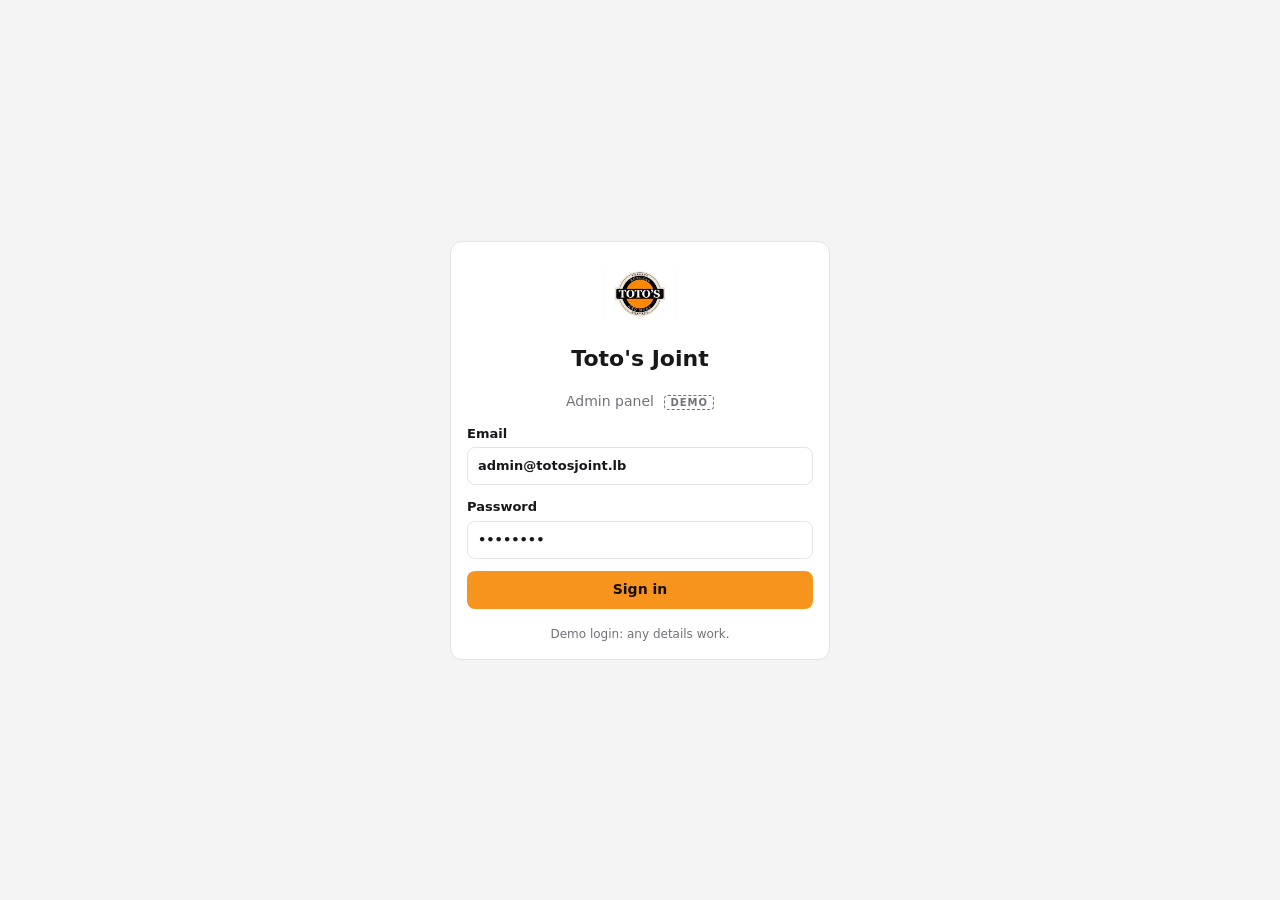
<file: admin/index.html>
<!DOCTYPE html>
<html lang="en">
<head>
<meta charset="utf-8">
<meta name="viewport" content="width=device-width, initial-scale=1">
<meta name="robots" content="noindex">
<title>Admin | Toto's Joint</title>
<link rel="icon" href="../assets/logo.jpg">
<link rel="stylesheet" href="../assets/admin.css">
<style>:root{--acc:#f7941d;--acc-ink:#160d03}</style>
</head>
<body>
<div id="app"></div>
<script>window.ADMIN = {"name": "Toto's Joint", "logo": "assets/logo.jpg", "key": "toto-cart", "base": "usd", "rate": 89500, "delivery": 2, "site": "../#menu", "domain": "totosjoint.lb", "branches": [{"n": "Msaytbeh", "area": "Bachir Jonblat St, Msaytbeh", "phone": "70 992 001", "areas": ["Msaytbeh", "Mazraa", "Verdun", "Hamra", "Tallet el Khayat"]}], "drivers": ["Ahmad", "Fadi", "Wassim"], "hours": "12:30 PM – 12:00 AM", "modes": ["delivery", "pickup", "dinein"], "cats": [{"id": "starters", "n": "Starters"}, {"id": "new", "n": "New"}, {"id": "wraps-ciabatta", "n": "Wraps & Ciabatta"}, {"id": "chicken-burgers", "n": "Chicken Burgers"}, {"id": "beef-burgers", "n": "Beef Burgers"}, {"id": "meals", "n": "Meals"}, {"id": "combos", "n": "Combos"}, {"id": "dips", "n": "Dips"}, {"id": "drinks", "n": "Drinks"}], "items": [{"id": "wedges-fries", "n": "Wedges Fries", "cat": "starters", "p": 5.5, "img": "assets/logo.jpg", "d": "Seasoned wedges fries served with sauce of your choice."}, {"id": "mozzarella-pull", "n": "Mozzarella PULL", "cat": "starters", "p": 8, "img": "assets/food/cmugq1vy4.jpg", "d": "3 pcs of mozzarella pull dipped in GM or smoked BBQ, served with ranch dressing."}, {"id": "french-fries", "n": "French Fries", "cat": "starters", "p": 4, "img": "assets/logo.jpg", "d": "Imported french fries served with ketchup."}, {"id": "loaded-truffle", "n": "Loaded Truffle", "cat": "starters", "p": 11.5, "img": "assets/food/cmufmsr3o.jpg", "d": "Imported fries with fresh mushrooms, caramelized onions, smashed beef patty (65 g), Emmental cheese…"}, {"id": "curly-fries", "n": "Curly Fries", "cat": "starters", "p": 6, "img": "assets/food/cmugqwuar.jpg", "d": "Seasoned curly fries served with honey mustard and cheddar cheese."}, {"id": "jalapenos-cheddar-tnt", "n": "Jalapenos Cheddar TNT", "cat": "starters", "p": 5.5, "img": "assets/logo.jpg", "d": "4 pcs, served with sauce of your choice."}, {"id": "real-deal-curly-fries", "n": "Real Deal Curly Fries", "cat": "starters", "p": 11.5, "img": "assets/logo.jpg", "d": "Chicken strips (2), mozzarella sticks (2), jalapeño cheddar TNT (2) and a load of curly fries…"}, {"id": "chicken-wings", "n": "Chicken Wings", "cat": "starters", "p": 7.5, "img": "assets/food/cmugqooup.jpg", "d": "10 pcs dipped in your choice of sauces."}, {"id": "wings-family-combo", "n": "Wings Family Combo", "cat": "starters", "p": 23, "img": "assets/food/cmugqhauz.jpg", "d": "35 pcs of wings with 5 signature sauces and fries."}, {"id": "triple-cheese-balls", "n": "Triple Cheese Balls", "cat": "starters", "p": 5.5, "img": "assets/logo.jpg", "d": "4 pieces, served with sauce of your choice."}, {"id": "toto-s-tray-3ts", "n": "Toto's Tray (3Ts)", "cat": "starters", "p": 29.5, "img": "assets/food/cmufobmt0.jpg", "d": "Wings (5), strips (5), onion rings (5), mozzarella pull (2), jalapeño TNT and more."}, {"id": "loaded-fries", "n": "Loaded Fries", "cat": "starters", "p": 7, "img": "assets/food/cmufn5qwk.jpg", "d": "Imported french fries with honey mustard, ranch, cheddar cheese and homemade smoked BBQ."}, {"id": "mozzarella-sticks", "n": "Mozzarella Sticks", "cat": "starters", "p": 5.25, "img": "assets/food/cmupjoffh.jpg", "d": "4 pcs, served with sauce of your choice."}, {"id": "loaded-fries-with-extra-chicken", "n": "Loaded Fries With Extra Chicken", "cat": "starters", "p": 10.5, "img": "assets/food/cmufn5qwk.jpg", "d": "Loaded fries with honey mustard, ranch, cheddar and homemade smoked BBQ, plus extra chicken."}, {"id": "the-real-deal", "n": "The Real Deal", "cat": "starters", "p": 9, "img": "assets/food/cmupjr2hn.jpg", "d": "Chicken strips (2), mozzarella sticks (2), jalapeño cheddar TNT (2) and a load of fries…"}, {"id": "onion-rings", "n": "Onion Rings", "cat": "starters", "p": 5, "img": "assets/logo.jpg", "d": "Served with homemade BBQ sauce."}, {"id": "loaded-beef", "n": "Loaded Beef", "cat": "starters", "p": 10.5, "img": "assets/logo.jpg", "d": "Imported fries with smashed beef patty (65 g), cheddar slice, dill pickles, jalapeños, BBQ sauce…"}, {"id": "finger-dynamite", "n": "Finger Dynamite", "cat": "starters", "p": 3, "img": "assets/logo.jpg", "d": ""}, {"id": "bang-bang-chicken", "n": "Bang Bang Chicken", "cat": "starters", "p": 7.5, "img": "assets/logo.jpg", "d": ""}, {"id": "bang-bang-shrimps", "n": "Bang Bang Shrimps", "cat": "starters", "p": 8.5, "img": "assets/logo.jpg", "d": ""}, {"id": "limonata", "n": "Limonata", "cat": "new", "p": 4, "img": "assets/logo.jpg", "d": ""}, {"id": "mighty-munch-cheese-steak", "n": "Mighty Munch Cheese Steak", "cat": "wraps-ciabatta", "p": 11, "img": "assets/food/cmufn93gd.jpg", "d": "Grilled ribeye steak, caramelized onion, green peppers, fresh mushroom, mozzarella, Swiss…"}, {"id": "beiruty-wrap", "n": "Beiruty Wrap", "cat": "wraps-ciabatta", "p": 8, "img": "assets/food/cmufn7kzy.jpg", "d": "180 g of grilled chicken, shredded iceberg, tomato, pickles and mozzarella cheese drizzle…"}, {"id": "the-gm", "n": "The GM", "cat": "chicken-burgers", "p": 9.75, "img": "assets/food/cmuld9pns.jpg", "d": "Fried chicken breast, 150 g mozzarella patty, coleslaw, shredded iceberg, dill pickles, homemade mayo…"}, {"id": "day-dreamer", "n": "Day Dreamer", "cat": "chicken-burgers", "p": 9.5, "img": "assets/food/cmufo0725.jpg", "d": "Fried chicken breast, truffle sauce, dill pickles, Swiss cheese, parmesan, fresh mushrooms…"}, {"id": "the-cheesy", "n": "The Cheesy", "cat": "chicken-burgers", "p": 9.75, "img": "assets/food/cmufo7thw.jpg", "d": "Fried chicken breast, mozzarella patty, melted cheddar, shredded iceberg, dill pickles and Toto's sauce…"}, {"id": "dip-it-honey-mustard", "n": "Dip It Honey Mustard", "cat": "chicken-burgers", "p": 9, "img": "assets/food/cmufo5dgr.jpg", "d": "Fried chicken breast dipped in homemade honey mustard, shredded iceberg, dill pickles, homemade mayo…"}, {"id": "honey-glazed", "n": "Honey Glazed", "cat": "chicken-burgers", "p": 9, "img": "assets/logo.jpg", "d": ""}, {"id": "ranch-chicken", "n": "Ranch Chicken", "cat": "chicken-burgers", "p": 9.25, "img": "assets/logo.jpg", "d": ""}, {"id": "bbq-chicken", "n": "BBQ Chicken", "cat": "chicken-burgers", "p": 8.5, "img": "assets/logo.jpg", "d": ""}, {"id": "charcoaled-chicken", "n": "Charcoaled Chicken", "cat": "chicken-burgers", "p": 8.5, "img": "assets/logo.jpg", "d": ""}, {"id": "the-classic", "n": "The Classic", "cat": "chicken-burgers", "p": 8.5, "img": "assets/logo.jpg", "d": ""}, {"id": "nashville-hot-honey", "n": "Nashville Hot Honey", "cat": "chicken-burgers", "p": 9, "img": "assets/logo.jpg", "d": ""}, {"id": "dynamite-chicken", "n": "Dynamite Chicken", "cat": "chicken-burgers", "p": 9, "img": "assets/logo.jpg", "d": ""}, {"id": "chicken-chipotle", "n": "Chicken Chipotle", "cat": "chicken-burgers", "p": 9.75, "img": "assets/logo.jpg", "d": ""}, {"id": "mushtruffle", "n": "Mushtruffle", "cat": "beef-burgers", "p": 10.5, "img": "assets/food/cmufno3u0.jpg", "d": "Prime Angus beef patty, creamy mushtruffle gravy, Swiss cheese, caramelized onions…"}, {"id": "signature-swiss", "n": "Signature Swiss", "cat": "beef-burgers", "p": 10.5, "img": "assets/food/cmufnhdbv.jpg", "d": "Prime Angus beef patty, crispy onions, grilled fresh mushrooms, Swiss and provolone cheese…"}, {"id": "the-chili", "n": "The Chili", "cat": "beef-burgers", "p": 11.5, "img": "assets/food/cmufnjj6h.jpg", "d": "Prime Angus beef patty, cheddar cheese, shredded iceberg, tomato, homemade chili beef gravy…"}, {"id": "triple-double-cheese", "n": "Triple Double Cheese", "cat": "beef-burgers", "p": 16.5, "img": "assets/food/cmufndgzr.jpg", "d": "Triple prime Angus patties, 100 g cheddar cheese, dill pickles, Toto's sauce, brioche bun."}, {"id": "smash-it", "n": "Smash It", "cat": "beef-burgers", "p": 9.5, "img": "assets/logo.jpg", "d": ""}, {"id": "double-cheese", "n": "Double Cheese", "cat": "beef-burgers", "p": 13.5, "img": "assets/logo.jpg", "d": ""}, {"id": "say-cheese", "n": "Say Cheese", "cat": "beef-burgers", "p": 10.75, "img": "assets/logo.jpg", "d": ""}, {"id": "vintage", "n": "Vintage", "cat": "beef-burgers", "p": 9.25, "img": "assets/logo.jpg", "d": ""}, {"id": "pineapple-double-smash", "n": "Pineapple Double Smash", "cat": "beef-burgers", "p": 10.75, "img": "assets/logo.jpg", "d": ""}, {"id": "the-bbq", "n": "The BBQ", "cat": "beef-burgers", "p": 9, "img": "assets/logo.jpg", "d": ""}, {"id": "lebanese", "n": "Lebanese", "cat": "beef-burgers", "p": 7.75, "img": "assets/logo.jpg", "d": ""}, {"id": "strips-dose-regular-or-spicy", "n": "Strips Dose (regular or spicy)", "cat": "meals", "p": 12.5, "img": "assets/food/cmuldj7qd.jpg", "d": "Bucket of 4 chicken strips with fries, brioche bun, coleslaw, pickles, jalapeños and two homemade sauces…"}, {"id": "family-combo", "n": "Family Combo", "cat": "meals", "p": 30.5, "img": "assets/food/cmupjwq4h.jpg", "d": "Chicken strips (15 pcs), fries (4), buns (4), pickles and your choice of eight sauces."}, {"id": "toto-s-combo", "n": "Toto's Combo", "cat": "combos", "p": 17.5, "img": "assets/food/cmupjmanm.jpg", "d": "Any single burger, 2 chicken strips, 2 mozzarella brix and French fries, served with 2 sauces…"}, {"id": "wings-family-combo", "n": "Wings Family Combo", "cat": "combos", "p": 23, "img": "assets/food/cmugqhauz.jpg", "d": "35 pcs of wings with 5 signature sauces and fries."}, {"id": "bbq-duo", "n": "BBQ Duo", "cat": "combos", "p": 17, "img": "assets/food/cmp1dwt88.jpg", "d": "2 BBQ beef or chicken burgers served with fries and BBQ dip on the side."}, {"id": "make-it-combo-french-fries", "n": "Make It Combo (French fries)", "cat": "combos", "p": 4.5, "img": "assets/logo.jpg", "d": "French fries + soft drink."}, {"id": "make-it-combo-curly-fries", "n": "Make It Combo (curly fries)", "cat": "combos", "p": 6.25, "img": "assets/logo.jpg", "d": "Imported curly fries + soft drink."}, {"id": "make-it-combo-wedges-drink", "n": "Make It Combo (wedges, drink)", "cat": "combos", "p": 6, "img": "assets/logo.jpg", "d": ""}, {"id": "ranch-sauce", "n": "Ranch Sauce", "cat": "dips", "p": 1, "img": "assets/food/cmuldywta.jpg", "d": ""}, {"id": "honey-mustard-sauce", "n": "Honey Mustard Sauce", "cat": "dips", "p": 1, "img": "assets/food/cmuldy84k.jpg", "d": ""}, {"id": "bbq-sauce", "n": "BBQ Sauce", "cat": "dips", "p": 1, "img": "assets/food/cmuldwtnp.jpg", "d": ""}, {"id": "cheddar-sauce", "n": "Cheddar Sauce", "cat": "dips", "p": 1, "img": "assets/food/cmuldvc0n.jpg", "d": ""}, {"id": "truffle-sauce", "n": "Truffle Sauce", "cat": "dips", "p": 1, "img": "assets/food/cmuldsz0z.jpg", "d": ""}, {"id": "toto-s-sauce", "n": "Toto's Sauce", "cat": "dips", "p": 1, "img": "assets/logo.jpg", "d": ""}, {"id": "gm-sauce", "n": "GM Sauce", "cat": "dips", "p": 1, "img": "assets/food/cmuldq44z.jpg", "d": ""}, {"id": "bangbang-sauce", "n": "BangBang Sauce", "cat": "dips", "p": 1, "img": "assets/food/cmuldudl5.jpg", "d": ""}, {"id": "chipotle-sauce", "n": "Chipotle Sauce", "cat": "dips", "p": 1, "img": "assets/food/cmule33v6.jpg", "d": ""}, {"id": "hot-honey-sauce", "n": "Hot Honey Sauce", "cat": "dips", "p": 1, "img": "assets/food/cmule5sue.jpg", "d": ""}, {"id": "soft-drinks-bottle", "n": "Soft Drinks (bottle)", "cat": "drinks", "p": 1, "img": "assets/logo.jpg", "d": ""}, {"id": "soft-drinks-can", "n": "Soft Drinks (can)", "cat": "drinks", "p": 1.5, "img": "assets/logo.jpg", "d": ""}, {"id": "iced-tea", "n": "Iced Tea", "cat": "drinks", "p": 1.5, "img": "assets/logo.jpg", "d": ""}, {"id": "sparkling-water", "n": "Sparkling Water", "cat": "drinks", "p": 1.5, "img": "assets/logo.jpg", "d": ""}, {"id": "small-water", "n": "Small Water", "cat": "drinks", "p": 0.5, "img": "assets/logo.jpg", "d": ""}]};</script>
<script src="../assets/admin.js"></script>
</body>
</html>
</file>
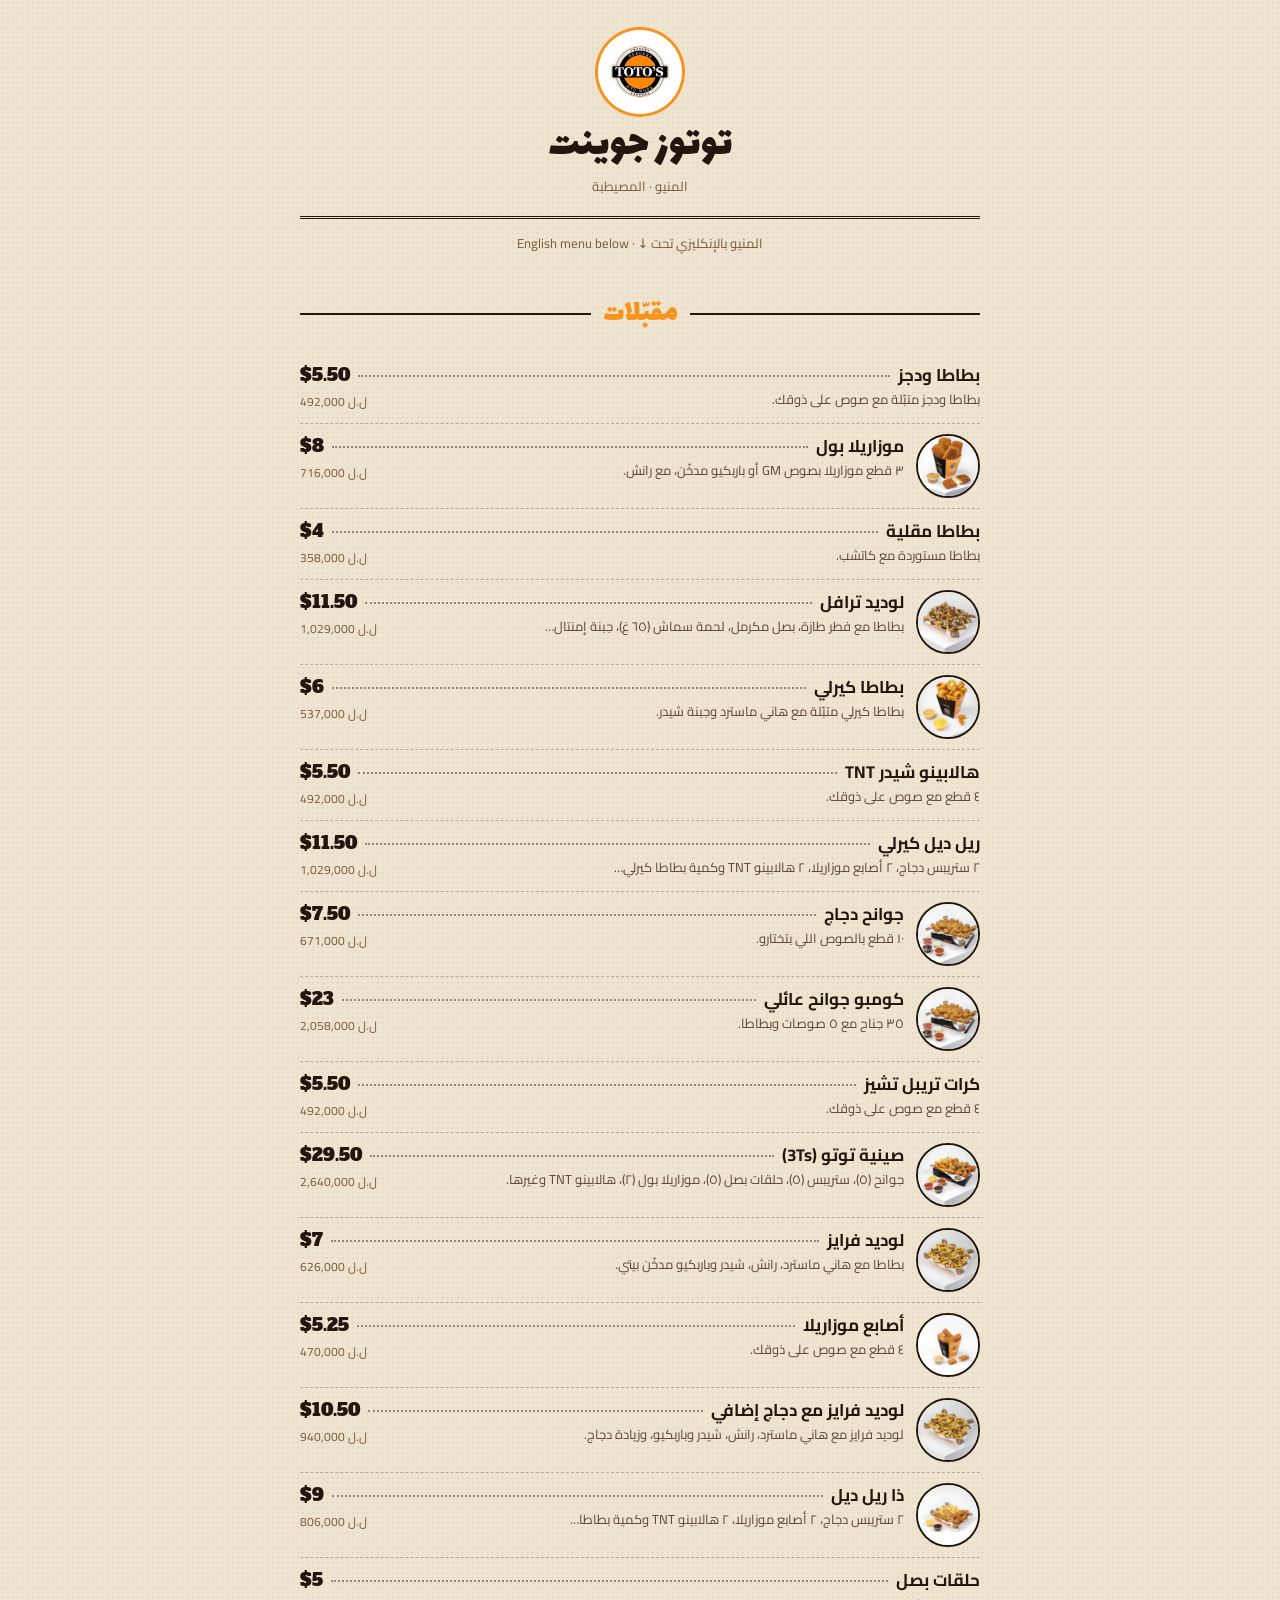
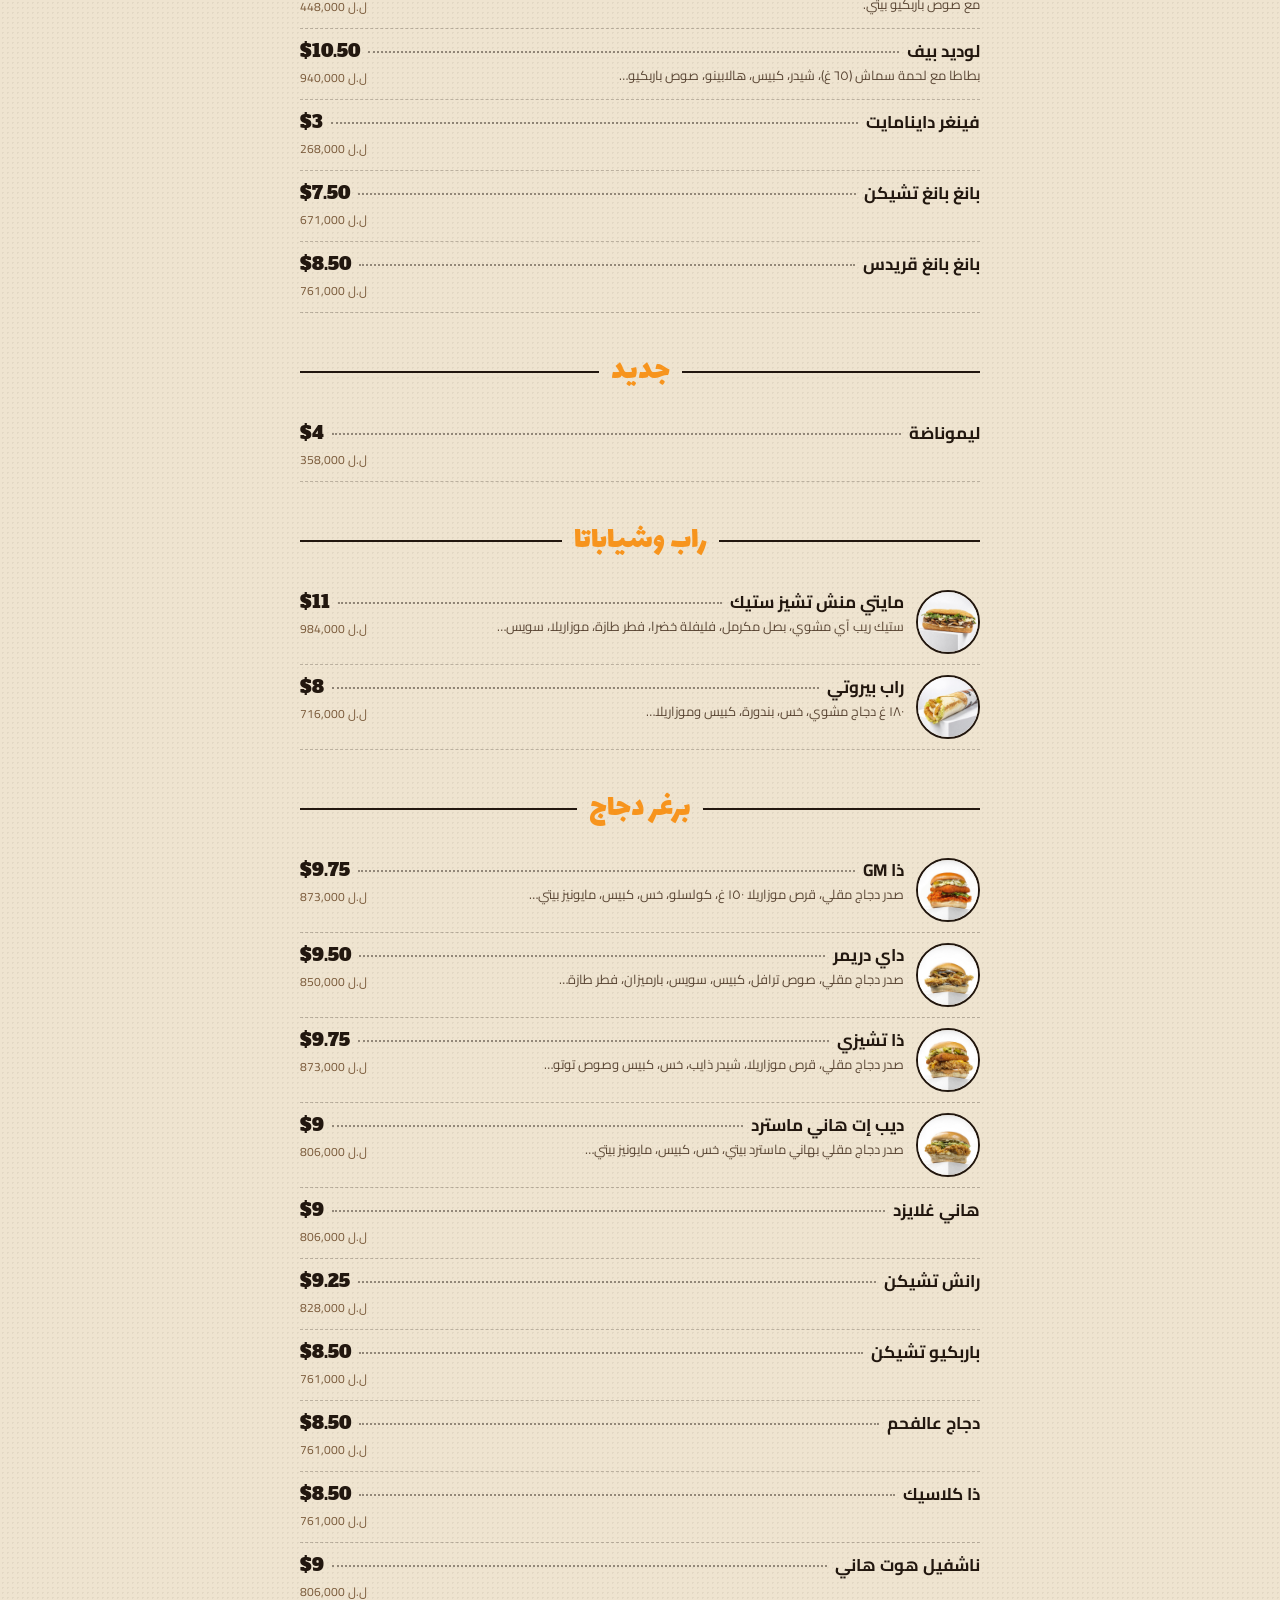
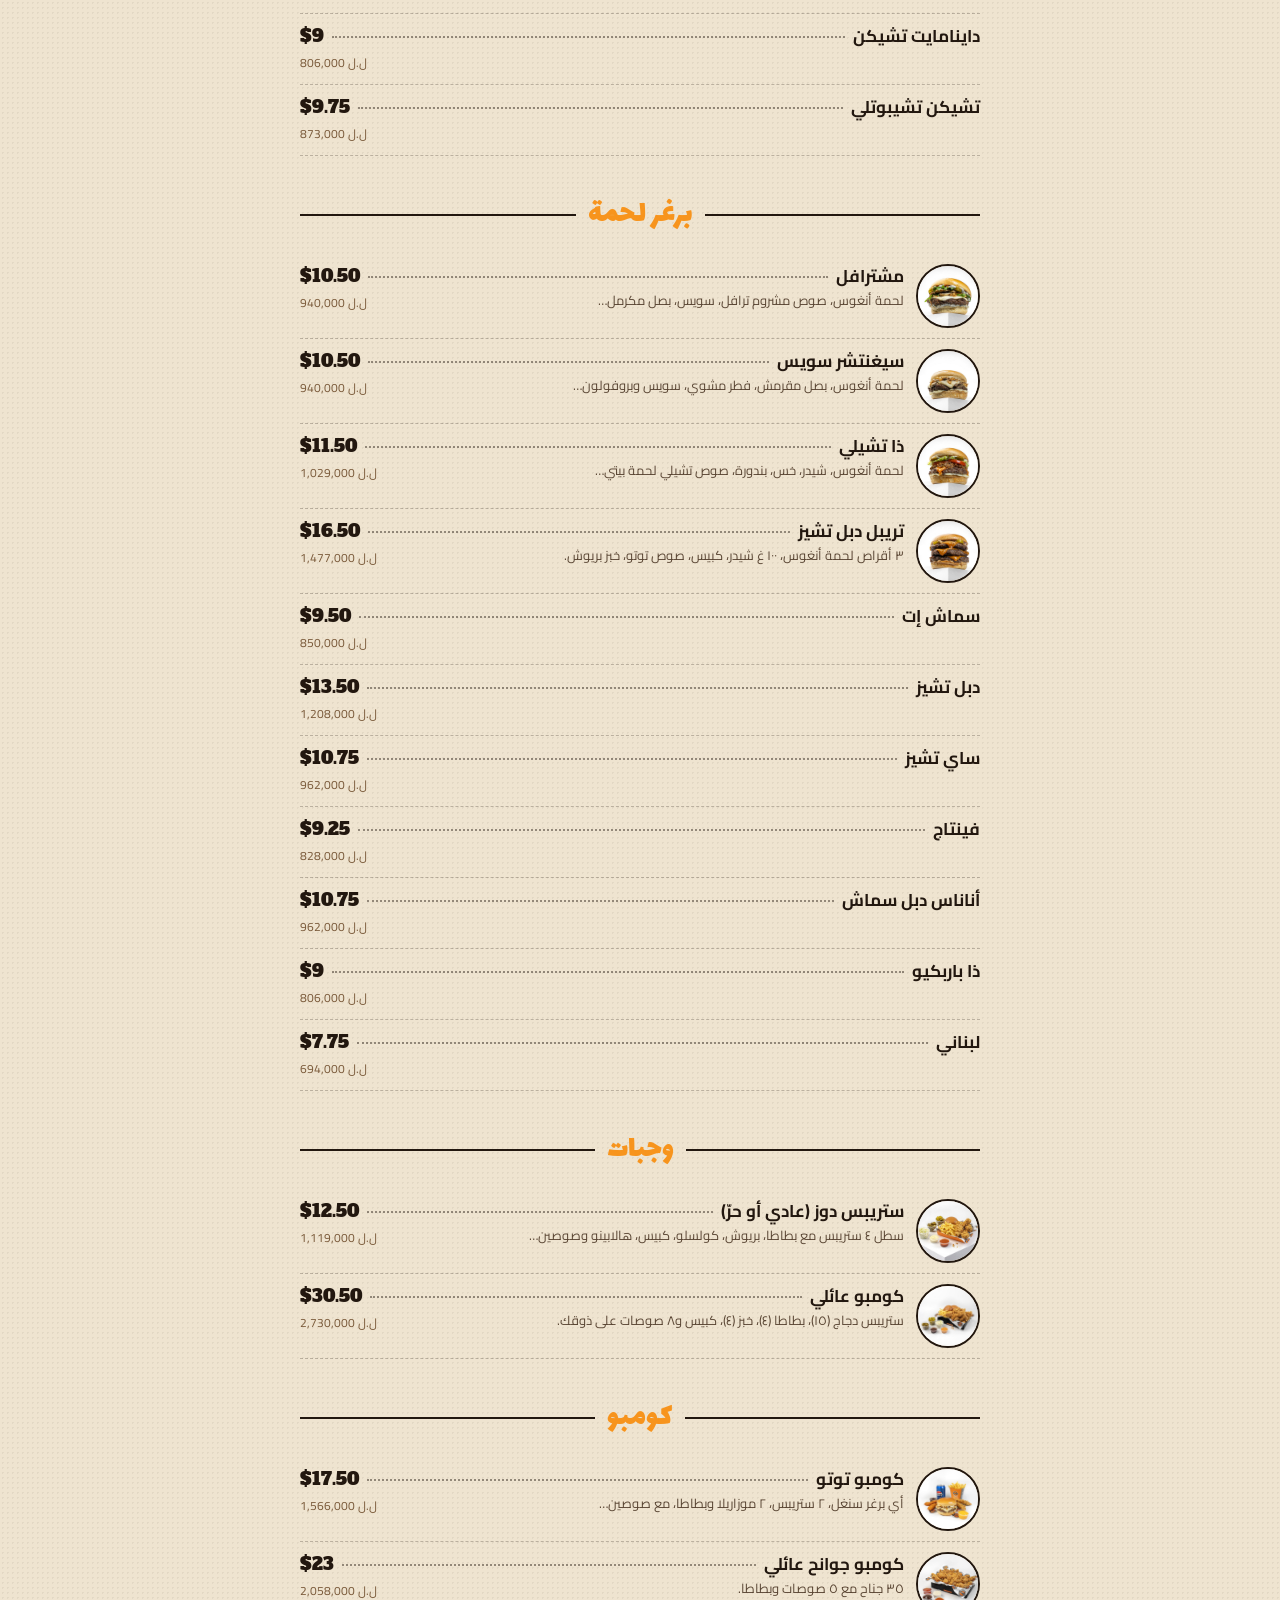
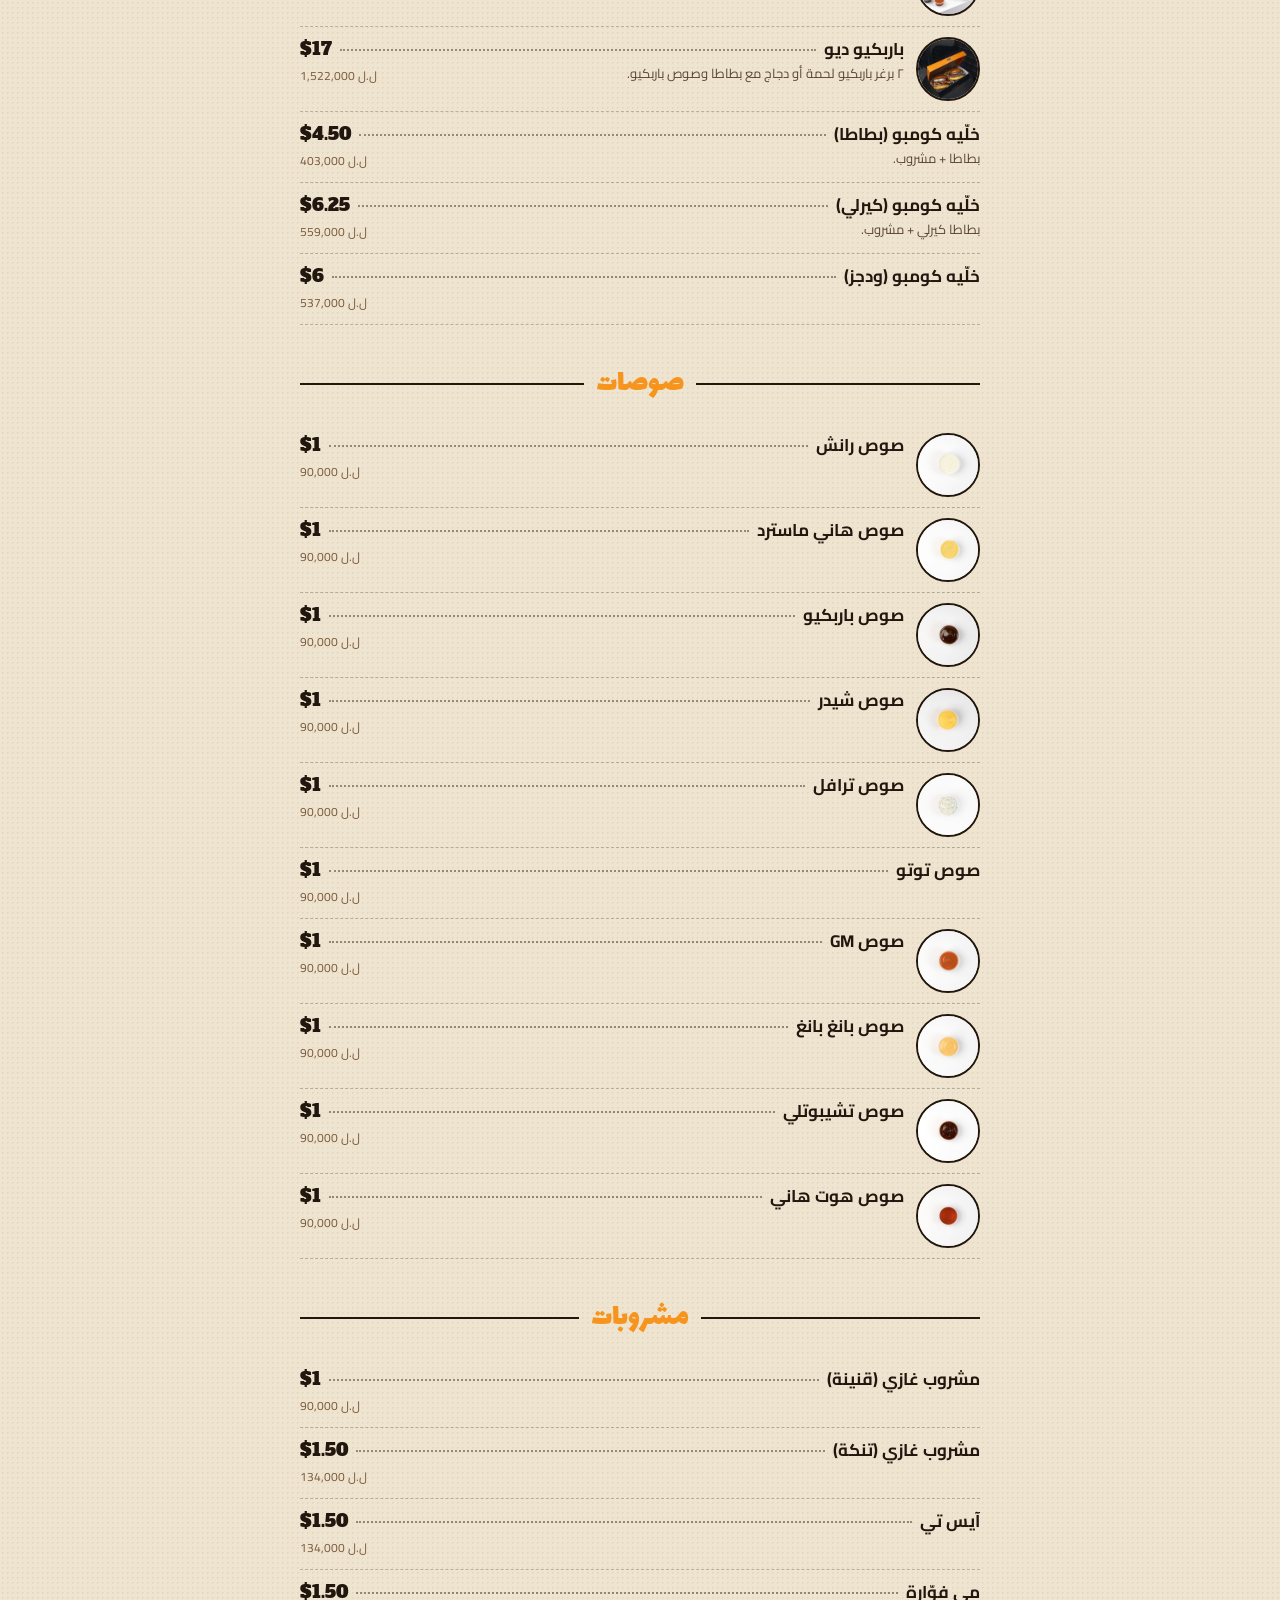
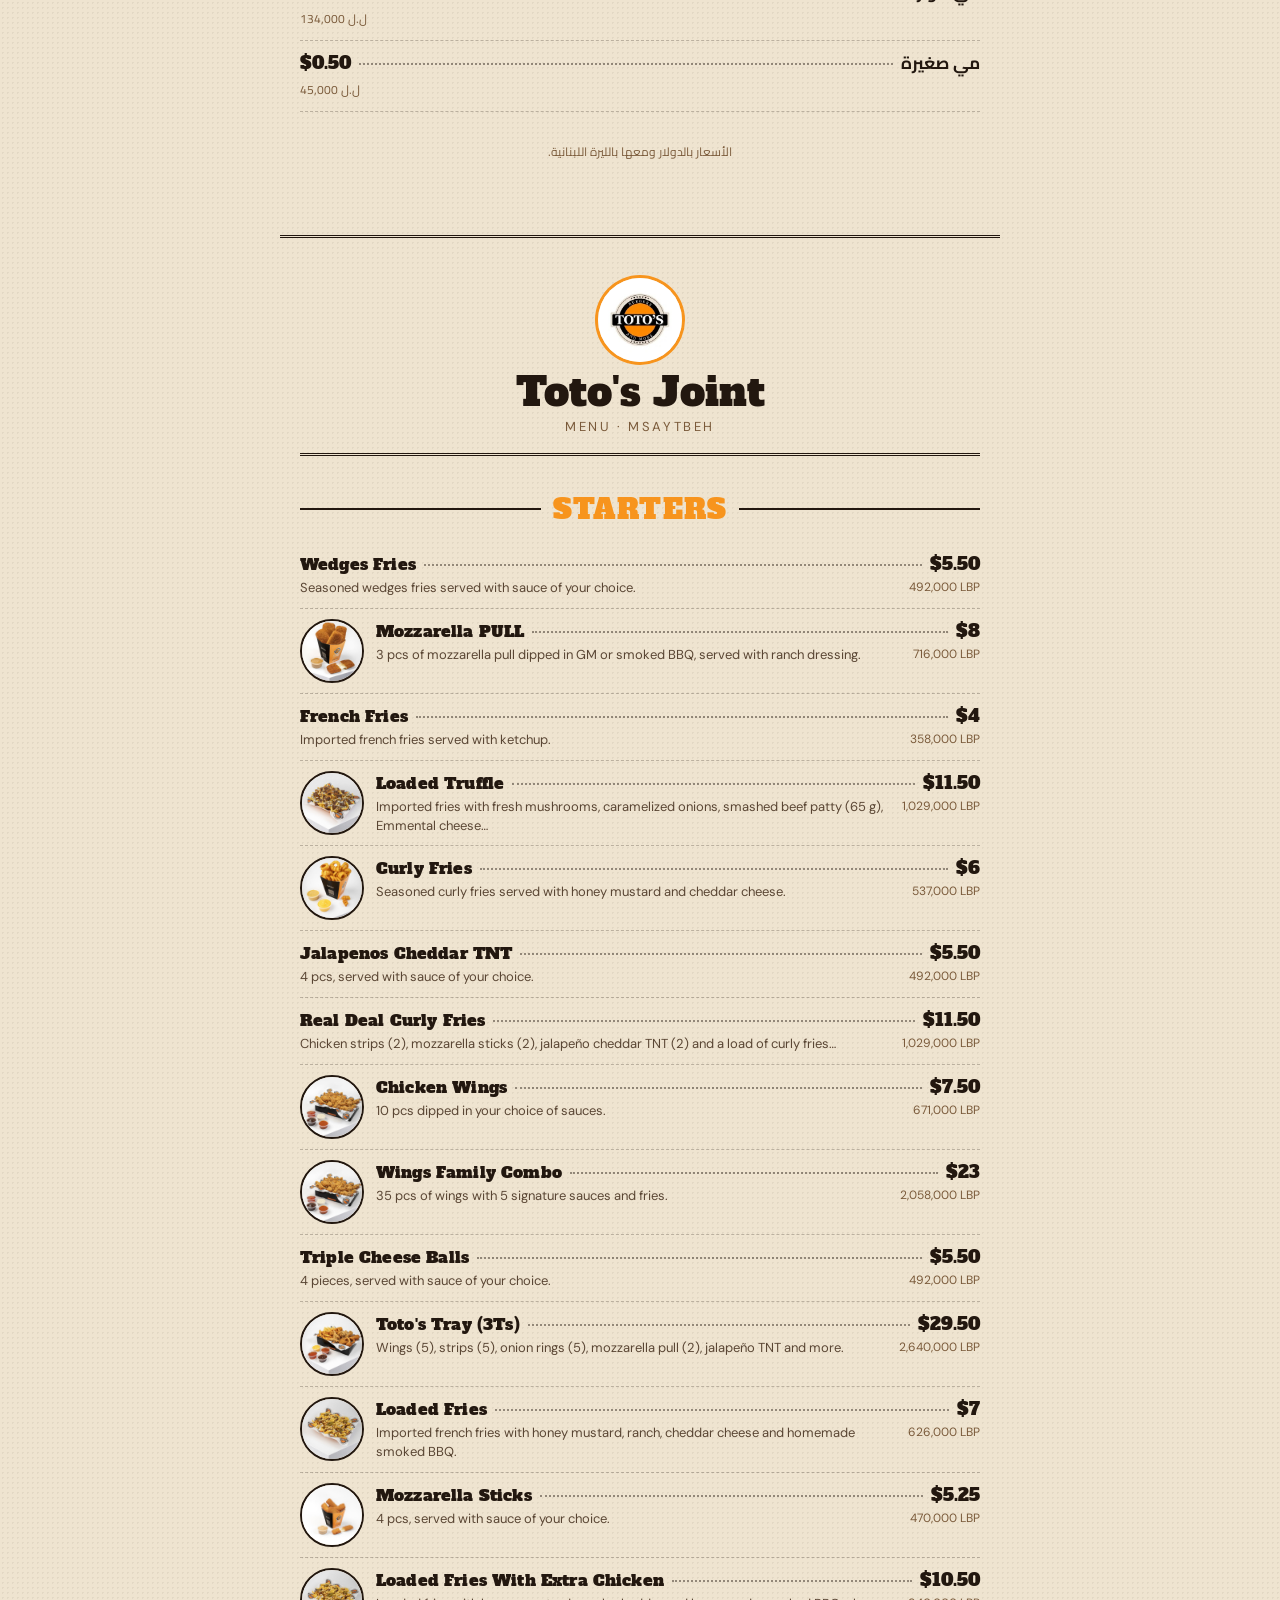
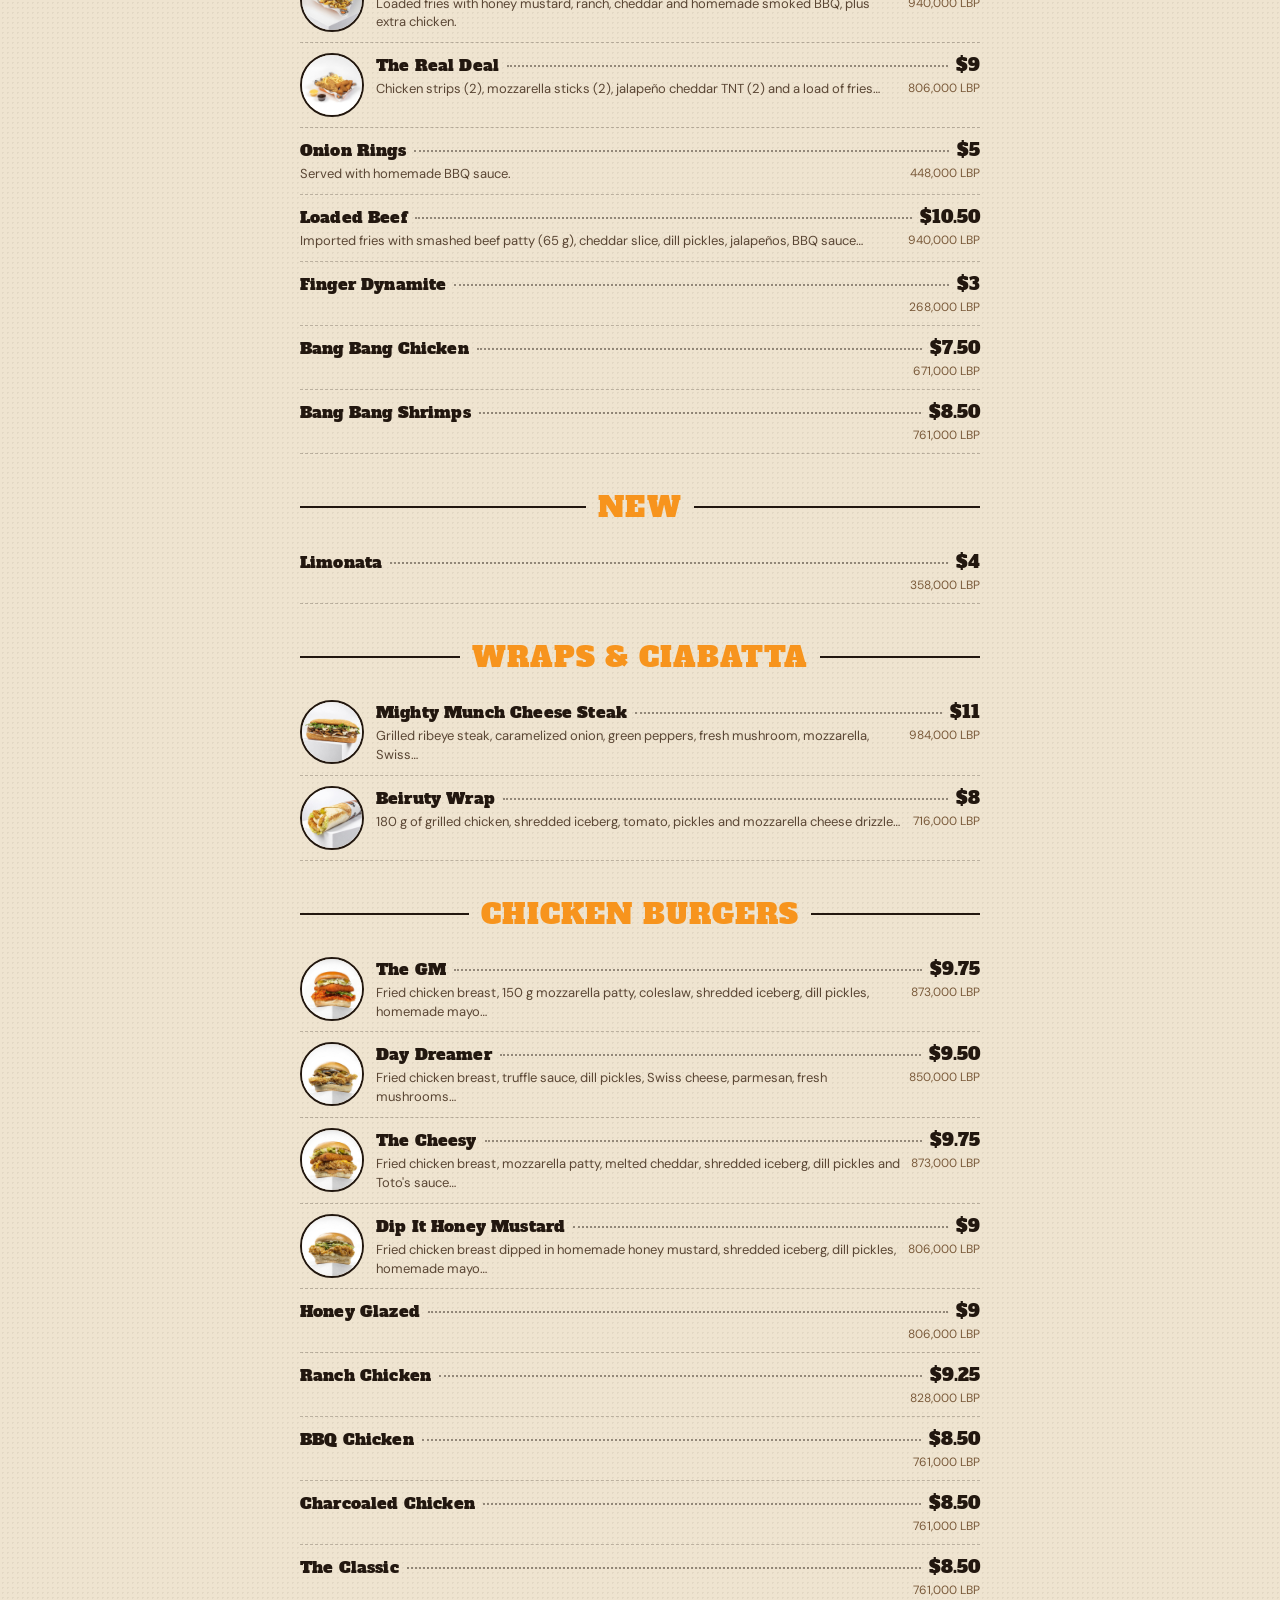
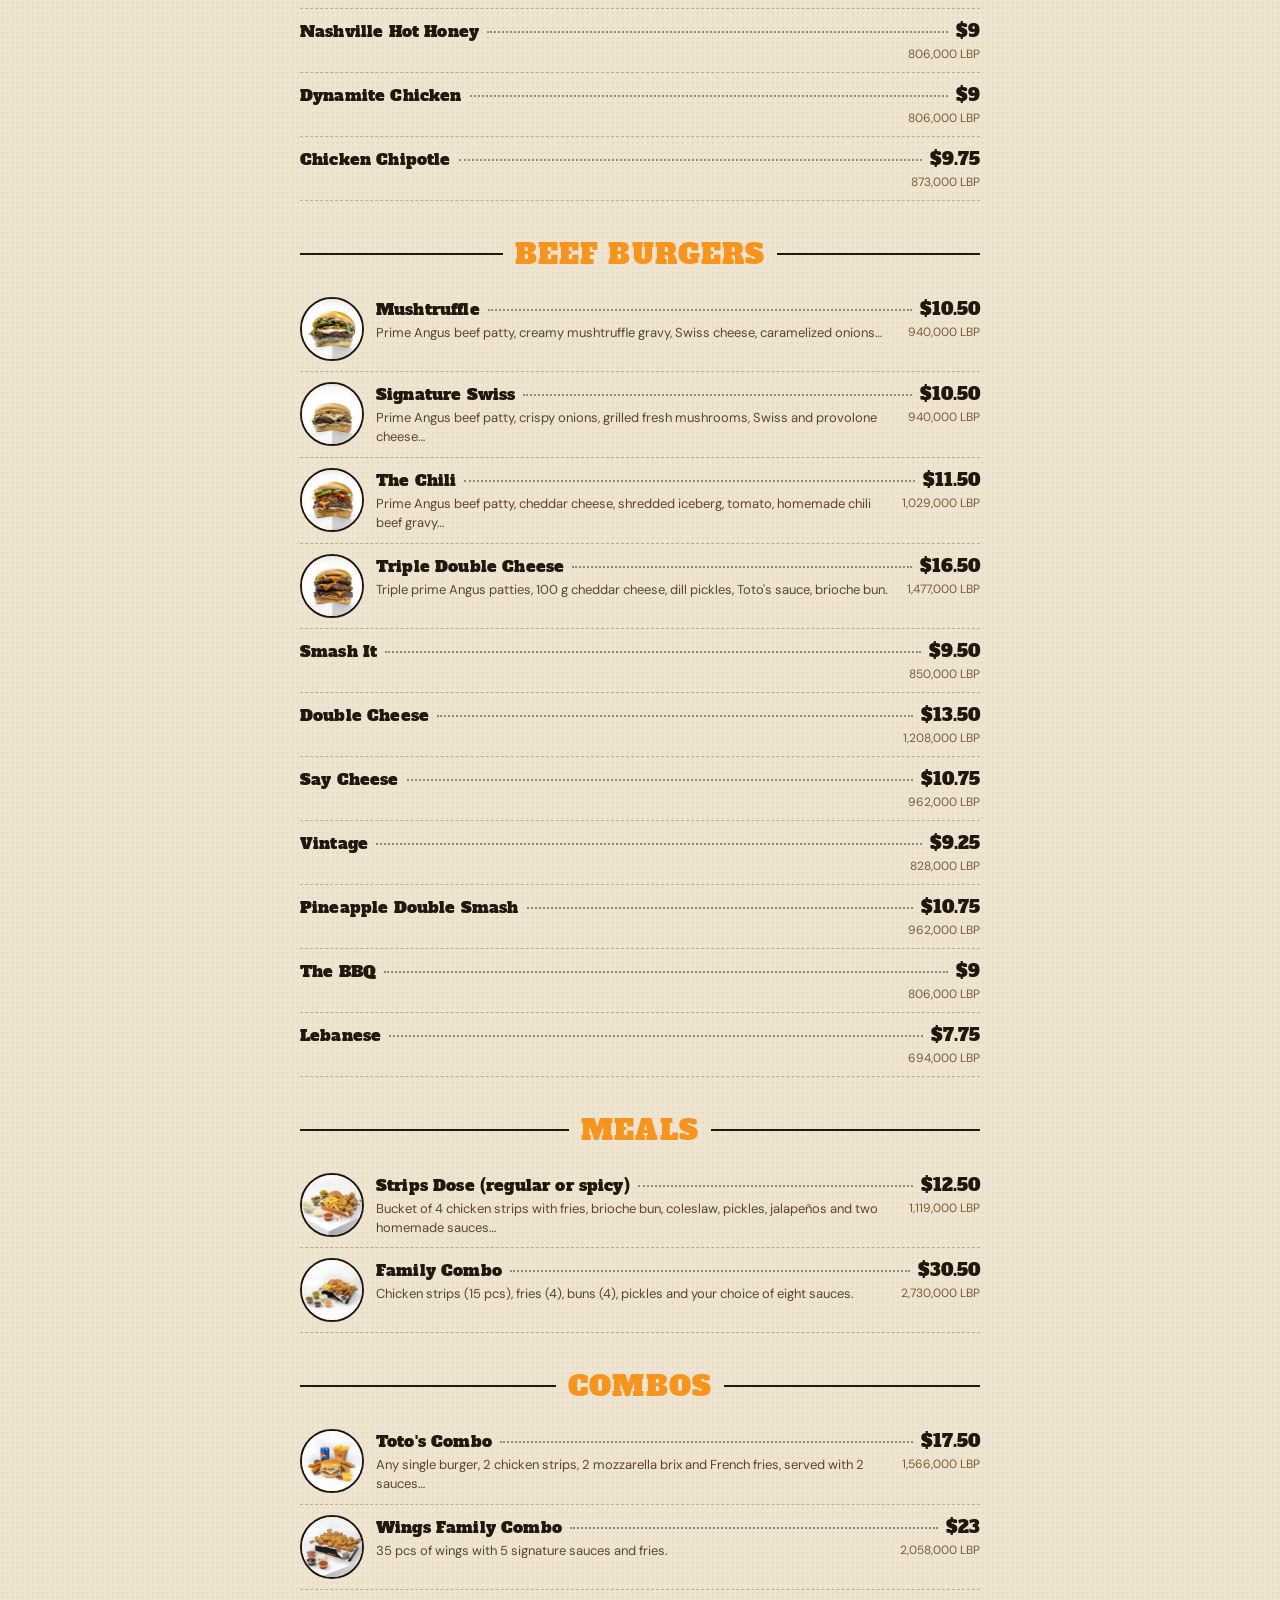
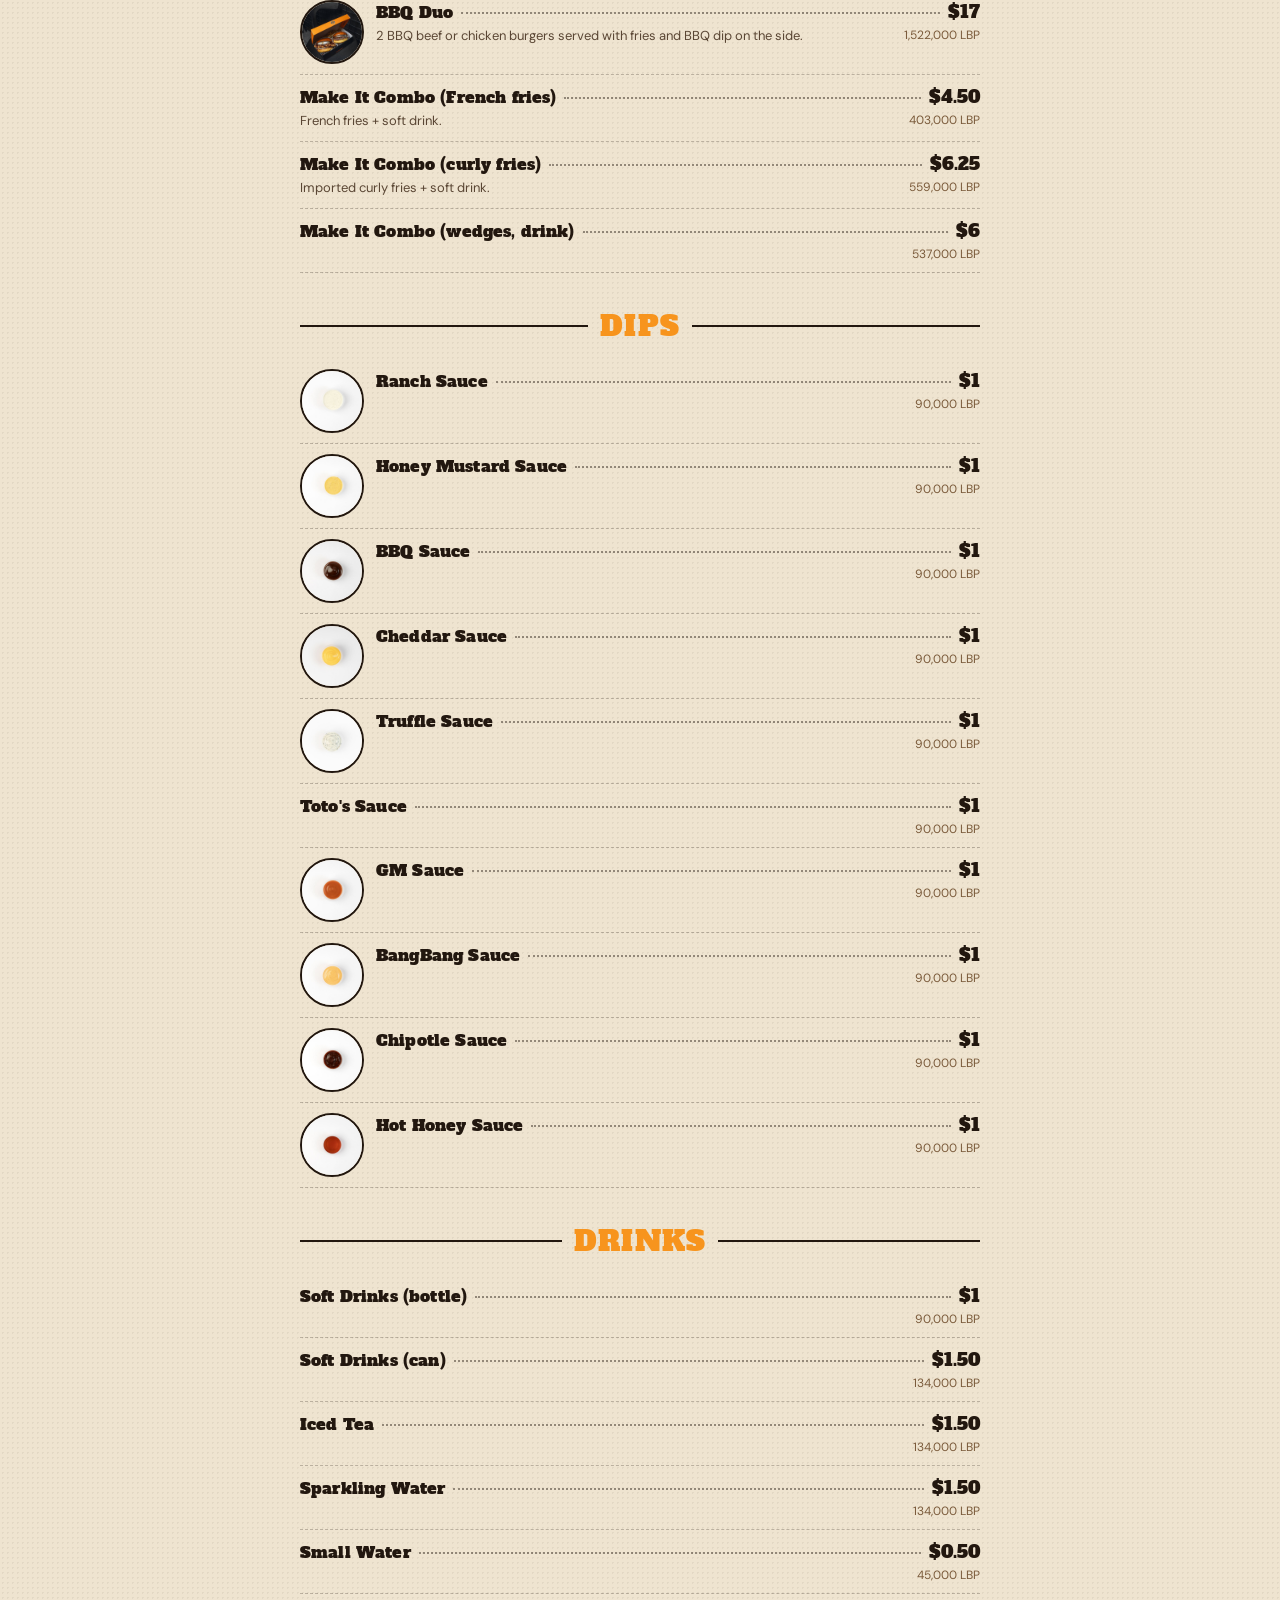
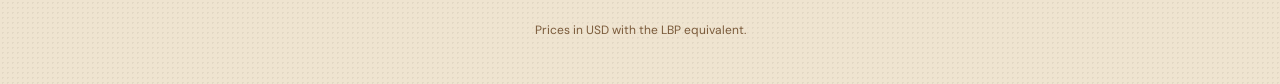
<file: inhousemenu/index.html>
<!DOCTYPE html>
<html lang="ar">
<head>
<meta charset="utf-8">
<meta name="viewport" content="width=device-width, initial-scale=1, viewport-fit=cover">
<meta name="robots" content="noindex">
<title>Toto&#x27;s Joint | Menu</title>
<link rel="icon" href="../assets/logo.jpg">
<link rel="preconnect" href="https://fonts.googleapis.com"><link rel="preconnect" href="https://fonts.gstatic.com" crossorigin>
<link href="https://fonts.googleapis.com/css2?family=Alfa+Slab+One&family=DM+Sans:wght@400;700&family=Lalezar&family=Cairo:wght@500;700&display=swap" rel="stylesheet">
<style>
*{box-sizing:border-box;margin:0;padding:0}
html{-webkit-text-size-adjust:100%}
body{overflow-x:hidden}
img{display:block;max-width:100%}
body{background:#efe4d0;color:#22170f;font-family:"DM Sans","Cairo",system-ui,sans-serif;background-image:radial-gradient(rgba(34,23,15,.06) 1px,transparent 1px);background-size:5px 5px}
[dir=rtl]{font-family:"Cairo",system-ui,sans-serif}
.half{max-width:720px;margin:0 auto;padding:30px 20px 46px}
.en{border-top:3px double #22170f;margin-top:26px;padding-top:40px}
.top{text-align:center;border-bottom:3px double #22170f;padding-bottom:18px}
.top img{width:84px;height:84px;border-radius:50%;margin:0 auto 10px;box-shadow:0 0 0 3px #f7941d}
.top h1{font-family:"Alfa Slab One",serif;font-weight:400;font-size:40px;line-height:1;color:#22170f}
[dir=rtl] .top h1{font-family:"Lalezar","Cairo",sans-serif;font-size:44px}
.top p{font-size:13px;letter-spacing:.2em;text-transform:uppercase;color:#7a5a3a;margin-top:6px}
[dir=rtl] .top p{letter-spacing:0}
.hint{text-align:center;font-size:13px;color:#7a5a3a;margin-top:12px}
.cat{font-family:"Alfa Slab One",serif;font-weight:400;font-size:28px;color:#f7941d;text-align:center;margin:34px 0 14px;text-transform:uppercase;letter-spacing:.04em;display:flex;align-items:center;gap:12px}
[dir=rtl] .cat{font-family:"Lalezar","Cairo",sans-serif;font-size:32px;letter-spacing:0}
.cat::before,.cat::after{content:"";flex:1;height:2px;background:#22170f}
.it{display:flex;gap:12px;align-items:flex-start;padding:10px 0;border-bottom:1px dashed rgba(34,23,15,.25)}
.it img{width:64px;height:64px;border-radius:50%;object-fit:cover;flex:none;border:2px solid #22170f;background:#fff}
.tx{flex:1;min-width:0}
.ln{display:flex;align-items:baseline;gap:8px}
.ln h3{font-size:17px;font-weight:700;line-height:1.25}
.en .ln h3{font-family:"Alfa Slab One",serif;font-weight:400;font-size:16px;letter-spacing:.01em}
.ln i{flex:1;border-bottom:2px dotted rgba(34,23,15,.45);transform:translateY(-4px);min-width:16px}
.ln b{font-family:"Alfa Slab One",serif;font-weight:400;font-size:17px;white-space:nowrap;direction:ltr}
.sub{display:flex;justify-content:space-between;gap:10px;align-items:flex-start;margin-top:3px}
.sub p{font-size:13px;color:#5a4634;line-height:1.45}
.sub small{font-size:12px;color:#7a5a3a;white-space:nowrap;direction:ltr}
.foot{text-align:center;font-size:12px;color:#7a5a3a;margin-top:28px}
</style>
</head>
<body>
<section class="half" lang="ar" dir="rtl">
<header class="top"><img src="../assets/logo.jpg" alt=""><h1>توتوز جوينت</h1><p>المنيو · المصيطبة</p></header>
<p class="hint">المنيو بالإنكليزي تحت ↓ · English menu below</p>
<h2 class="cat">مقبّلات</h2>
<article class="it"><div class="tx"><div class="ln"><h3>بطاطا ودجز</h3><i></i><b>$5.50</b></div>
<div class="sub"><p>بطاطا ودجز متبّلة مع صوص على ذوقك.</p><small>492,000 ل.ل</small></div></div></article>
<article class="it"><img src="../assets/food/cmugq1vy4.jpg" alt="" loading="lazy"><div class="tx"><div class="ln"><h3>موزاريلا بول</h3><i></i><b>$8</b></div>
<div class="sub"><p>٣ قطع موزاريلا بصوص GM أو باربكيو مدخّن، مع رانش.</p><small>716,000 ل.ل</small></div></div></article>
<article class="it"><div class="tx"><div class="ln"><h3>بطاطا مقلية</h3><i></i><b>$4</b></div>
<div class="sub"><p>بطاطا مستوردة مع كاتشب.</p><small>358,000 ل.ل</small></div></div></article>
<article class="it"><img src="../assets/food/cmufmsr3o.jpg" alt="" loading="lazy"><div class="tx"><div class="ln"><h3>لوديد ترافل</h3><i></i><b>$11.50</b></div>
<div class="sub"><p>بطاطا مع فطر طازة، بصل مكرمل، لحمة سماش (٦٥ غ)، جبنة إمنتال…</p><small>1,029,000 ل.ل</small></div></div></article>
<article class="it"><img src="../assets/food/cmugqwuar.jpg" alt="" loading="lazy"><div class="tx"><div class="ln"><h3>بطاطا كيرلي</h3><i></i><b>$6</b></div>
<div class="sub"><p>بطاطا كيرلي متبّلة مع هاني ماسترد وجبنة شيدر.</p><small>537,000 ل.ل</small></div></div></article>
<article class="it"><div class="tx"><div class="ln"><h3>هالابينو شيدر TNT</h3><i></i><b>$5.50</b></div>
<div class="sub"><p>٤ قطع مع صوص على ذوقك.</p><small>492,000 ل.ل</small></div></div></article>
<article class="it"><div class="tx"><div class="ln"><h3>ريل ديل كيرلي</h3><i></i><b>$11.50</b></div>
<div class="sub"><p>٢ ستريبس دجاج، ٢ أصابع موزاريلا، ٢ هالابينو TNT وكمية بطاطا كيرلي…</p><small>1,029,000 ل.ل</small></div></div></article>
<article class="it"><img src="../assets/food/cmugqooup.jpg" alt="" loading="lazy"><div class="tx"><div class="ln"><h3>جوانح دجاج</h3><i></i><b>$7.50</b></div>
<div class="sub"><p>١٠ قطع بالصوص اللي بتختارو.</p><small>671,000 ل.ل</small></div></div></article>
<article class="it"><img src="../assets/food/cmugqhauz.jpg" alt="" loading="lazy"><div class="tx"><div class="ln"><h3>كومبو جوانح عائلي</h3><i></i><b>$23</b></div>
<div class="sub"><p>٣٥ جناح مع ٥ صوصات وبطاطا.</p><small>2,058,000 ل.ل</small></div></div></article>
<article class="it"><div class="tx"><div class="ln"><h3>كرات تريبل تشيز</h3><i></i><b>$5.50</b></div>
<div class="sub"><p>٤ قطع مع صوص على ذوقك.</p><small>492,000 ل.ل</small></div></div></article>
<article class="it"><img src="../assets/food/cmufobmt0.jpg" alt="" loading="lazy"><div class="tx"><div class="ln"><h3>صينية توتو (3Ts)</h3><i></i><b>$29.50</b></div>
<div class="sub"><p>جوانح (٥)، ستريبس (٥)، حلقات بصل (٥)، موزاريلا بول (٢)، هالابينو TNT وغيرها.</p><small>2,640,000 ل.ل</small></div></div></article>
<article class="it"><img src="../assets/food/cmufn5qwk.jpg" alt="" loading="lazy"><div class="tx"><div class="ln"><h3>لوديد فرايز</h3><i></i><b>$7</b></div>
<div class="sub"><p>بطاطا مع هاني ماسترد، رانش، شيدر وباربكيو مدخّن بيتي.</p><small>626,000 ل.ل</small></div></div></article>
<article class="it"><img src="../assets/food/cmupjoffh.jpg" alt="" loading="lazy"><div class="tx"><div class="ln"><h3>أصابع موزاريلا</h3><i></i><b>$5.25</b></div>
<div class="sub"><p>٤ قطع مع صوص على ذوقك.</p><small>470,000 ل.ل</small></div></div></article>
<article class="it"><img src="../assets/food/cmufn5qwk.jpg" alt="" loading="lazy"><div class="tx"><div class="ln"><h3>لوديد فرايز مع دجاج إضافي</h3><i></i><b>$10.50</b></div>
<div class="sub"><p>لوديد فرايز مع هاني ماسترد، رانش، شيدر وباربكيو، وزيادة دجاج.</p><small>940,000 ل.ل</small></div></div></article>
<article class="it"><img src="../assets/food/cmupjr2hn.jpg" alt="" loading="lazy"><div class="tx"><div class="ln"><h3>ذا ريل ديل</h3><i></i><b>$9</b></div>
<div class="sub"><p>٢ ستريبس دجاج، ٢ أصابع موزاريلا، ٢ هالابينو TNT وكمية بطاطا…</p><small>806,000 ل.ل</small></div></div></article>
<article class="it"><div class="tx"><div class="ln"><h3>حلقات بصل</h3><i></i><b>$5</b></div>
<div class="sub"><p>مع صوص باربكيو بيتي.</p><small>448,000 ل.ل</small></div></div></article>
<article class="it"><div class="tx"><div class="ln"><h3>لوديد بيف</h3><i></i><b>$10.50</b></div>
<div class="sub"><p>بطاطا مع لحمة سماش (٦٥ غ)، شيدر، كبيس، هالابينو، صوص باربكيو…</p><small>940,000 ل.ل</small></div></div></article>
<article class="it"><div class="tx"><div class="ln"><h3>فينغر داينامايت</h3><i></i><b>$3</b></div>
<div class="sub"><p></p><small>268,000 ل.ل</small></div></div></article>
<article class="it"><div class="tx"><div class="ln"><h3>بانغ بانغ تشيكن</h3><i></i><b>$7.50</b></div>
<div class="sub"><p></p><small>671,000 ل.ل</small></div></div></article>
<article class="it"><div class="tx"><div class="ln"><h3>بانغ بانغ قريدس</h3><i></i><b>$8.50</b></div>
<div class="sub"><p></p><small>761,000 ل.ل</small></div></div></article>
<h2 class="cat">جديد</h2>
<article class="it"><div class="tx"><div class="ln"><h3>ليموناضة</h3><i></i><b>$4</b></div>
<div class="sub"><p></p><small>358,000 ل.ل</small></div></div></article>
<h2 class="cat">راب وشياباتا</h2>
<article class="it"><img src="../assets/food/cmufn93gd.jpg" alt="" loading="lazy"><div class="tx"><div class="ln"><h3>مايتي منش تشيز ستيك</h3><i></i><b>$11</b></div>
<div class="sub"><p>ستيك ريب آي مشوي، بصل مكرمل، فليفلة خضرا، فطر طازة، موزاريلا، سويس…</p><small>984,000 ل.ل</small></div></div></article>
<article class="it"><img src="../assets/food/cmufn7kzy.jpg" alt="" loading="lazy"><div class="tx"><div class="ln"><h3>راب بيروتي</h3><i></i><b>$8</b></div>
<div class="sub"><p>١٨٠ غ دجاج مشوي، خس، بندورة، كبيس وموزاريلا…</p><small>716,000 ل.ل</small></div></div></article>
<h2 class="cat">برغر دجاج</h2>
<article class="it"><img src="../assets/food/cmuld9pns.jpg" alt="" loading="lazy"><div class="tx"><div class="ln"><h3>ذا GM</h3><i></i><b>$9.75</b></div>
<div class="sub"><p>صدر دجاج مقلي، قرص موزاريلا ١٥٠ غ، كولسلو، خس، كبيس، مايونيز بيتي…</p><small>873,000 ل.ل</small></div></div></article>
<article class="it"><img src="../assets/food/cmufo0725.jpg" alt="" loading="lazy"><div class="tx"><div class="ln"><h3>داي دريمر</h3><i></i><b>$9.50</b></div>
<div class="sub"><p>صدر دجاج مقلي، صوص ترافل، كبيس، سويس، بارميزان، فطر طازة…</p><small>850,000 ل.ل</small></div></div></article>
<article class="it"><img src="../assets/food/cmufo7thw.jpg" alt="" loading="lazy"><div class="tx"><div class="ln"><h3>ذا تشيزي</h3><i></i><b>$9.75</b></div>
<div class="sub"><p>صدر دجاج مقلي، قرص موزاريلا، شيدر ذايب، خس، كبيس وصوص توتو…</p><small>873,000 ل.ل</small></div></div></article>
<article class="it"><img src="../assets/food/cmufo5dgr.jpg" alt="" loading="lazy"><div class="tx"><div class="ln"><h3>ديب إت هاني ماسترد</h3><i></i><b>$9</b></div>
<div class="sub"><p>صدر دجاج مقلي بهاني ماسترد بيتي، خس، كبيس، مايونيز بيتي…</p><small>806,000 ل.ل</small></div></div></article>
<article class="it"><div class="tx"><div class="ln"><h3>هاني غلايزد</h3><i></i><b>$9</b></div>
<div class="sub"><p></p><small>806,000 ل.ل</small></div></div></article>
<article class="it"><div class="tx"><div class="ln"><h3>رانش تشيكن</h3><i></i><b>$9.25</b></div>
<div class="sub"><p></p><small>828,000 ل.ل</small></div></div></article>
<article class="it"><div class="tx"><div class="ln"><h3>باربكيو تشيكن</h3><i></i><b>$8.50</b></div>
<div class="sub"><p></p><small>761,000 ل.ل</small></div></div></article>
<article class="it"><div class="tx"><div class="ln"><h3>دجاج عالفحم</h3><i></i><b>$8.50</b></div>
<div class="sub"><p></p><small>761,000 ل.ل</small></div></div></article>
<article class="it"><div class="tx"><div class="ln"><h3>ذا كلاسيك</h3><i></i><b>$8.50</b></div>
<div class="sub"><p></p><small>761,000 ل.ل</small></div></div></article>
<article class="it"><div class="tx"><div class="ln"><h3>ناشفيل هوت هاني</h3><i></i><b>$9</b></div>
<div class="sub"><p></p><small>806,000 ل.ل</small></div></div></article>
<article class="it"><div class="tx"><div class="ln"><h3>داينامايت تشيكن</h3><i></i><b>$9</b></div>
<div class="sub"><p></p><small>806,000 ل.ل</small></div></div></article>
<article class="it"><div class="tx"><div class="ln"><h3>تشيكن تشيبوتلي</h3><i></i><b>$9.75</b></div>
<div class="sub"><p></p><small>873,000 ل.ل</small></div></div></article>
<h2 class="cat">برغر لحمة</h2>
<article class="it"><img src="../assets/food/cmufno3u0.jpg" alt="" loading="lazy"><div class="tx"><div class="ln"><h3>مشترافل</h3><i></i><b>$10.50</b></div>
<div class="sub"><p>لحمة أنغوس، صوص مشروم ترافل، سويس، بصل مكرمل…</p><small>940,000 ل.ل</small></div></div></article>
<article class="it"><img src="../assets/food/cmufnhdbv.jpg" alt="" loading="lazy"><div class="tx"><div class="ln"><h3>سيغنتشر سويس</h3><i></i><b>$10.50</b></div>
<div class="sub"><p>لحمة أنغوس، بصل مقرمش، فطر مشوي، سويس وبروفولون…</p><small>940,000 ل.ل</small></div></div></article>
<article class="it"><img src="../assets/food/cmufnjj6h.jpg" alt="" loading="lazy"><div class="tx"><div class="ln"><h3>ذا تشيلي</h3><i></i><b>$11.50</b></div>
<div class="sub"><p>لحمة أنغوس، شيدر، خس، بندورة، صوص تشيلي لحمة بيتي…</p><small>1,029,000 ل.ل</small></div></div></article>
<article class="it"><img src="../assets/food/cmufndgzr.jpg" alt="" loading="lazy"><div class="tx"><div class="ln"><h3>تريبل دبل تشيز</h3><i></i><b>$16.50</b></div>
<div class="sub"><p>٣ أقراص لحمة أنغوس، ١٠٠ غ شيدر، كبيس، صوص توتو، خبز بريوش.</p><small>1,477,000 ل.ل</small></div></div></article>
<article class="it"><div class="tx"><div class="ln"><h3>سماش إت</h3><i></i><b>$9.50</b></div>
<div class="sub"><p></p><small>850,000 ل.ل</small></div></div></article>
<article class="it"><div class="tx"><div class="ln"><h3>دبل تشيز</h3><i></i><b>$13.50</b></div>
<div class="sub"><p></p><small>1,208,000 ل.ل</small></div></div></article>
<article class="it"><div class="tx"><div class="ln"><h3>ساي تشيز</h3><i></i><b>$10.75</b></div>
<div class="sub"><p></p><small>962,000 ل.ل</small></div></div></article>
<article class="it"><div class="tx"><div class="ln"><h3>فينتاج</h3><i></i><b>$9.25</b></div>
<div class="sub"><p></p><small>828,000 ل.ل</small></div></div></article>
<article class="it"><div class="tx"><div class="ln"><h3>أناناس دبل سماش</h3><i></i><b>$10.75</b></div>
<div class="sub"><p></p><small>962,000 ل.ل</small></div></div></article>
<article class="it"><div class="tx"><div class="ln"><h3>ذا باربكيو</h3><i></i><b>$9</b></div>
<div class="sub"><p></p><small>806,000 ل.ل</small></div></div></article>
<article class="it"><div class="tx"><div class="ln"><h3>لبناني</h3><i></i><b>$7.75</b></div>
<div class="sub"><p></p><small>694,000 ل.ل</small></div></div></article>
<h2 class="cat">وجبات</h2>
<article class="it"><img src="../assets/food/cmuldj7qd.jpg" alt="" loading="lazy"><div class="tx"><div class="ln"><h3>ستريبس دوز (عادي أو حرّ)</h3><i></i><b>$12.50</b></div>
<div class="sub"><p>سطل ٤ ستريبس مع بطاطا، بريوش، كولسلو، كبيس، هالابينو وصوصين…</p><small>1,119,000 ل.ل</small></div></div></article>
<article class="it"><img src="../assets/food/cmupjwq4h.jpg" alt="" loading="lazy"><div class="tx"><div class="ln"><h3>كومبو عائلي</h3><i></i><b>$30.50</b></div>
<div class="sub"><p>ستريبس دجاج (١٥)، بطاطا (٤)، خبز (٤)، كبيس و٨ صوصات على ذوقك.</p><small>2,730,000 ل.ل</small></div></div></article>
<h2 class="cat">كومبو</h2>
<article class="it"><img src="../assets/food/cmupjmanm.jpg" alt="" loading="lazy"><div class="tx"><div class="ln"><h3>كومبو توتو</h3><i></i><b>$17.50</b></div>
<div class="sub"><p>أي برغر سنغل، ٢ ستريبس، ٢ موزاريلا وبطاطا، مع صوصين…</p><small>1,566,000 ل.ل</small></div></div></article>
<article class="it"><img src="../assets/food/cmugqhauz.jpg" alt="" loading="lazy"><div class="tx"><div class="ln"><h3>كومبو جوانح عائلي</h3><i></i><b>$23</b></div>
<div class="sub"><p>٣٥ جناح مع ٥ صوصات وبطاطا.</p><small>2,058,000 ل.ل</small></div></div></article>
<article class="it"><img src="../assets/food/cmp1dwt88.jpg" alt="" loading="lazy"><div class="tx"><div class="ln"><h3>باربكيو ديو</h3><i></i><b>$17</b></div>
<div class="sub"><p>٢ برغر باربكيو لحمة أو دجاج مع بطاطا وصوص باربكيو.</p><small>1,522,000 ل.ل</small></div></div></article>
<article class="it"><div class="tx"><div class="ln"><h3>خلّيه كومبو (بطاطا)</h3><i></i><b>$4.50</b></div>
<div class="sub"><p>بطاطا + مشروب.</p><small>403,000 ل.ل</small></div></div></article>
<article class="it"><div class="tx"><div class="ln"><h3>خلّيه كومبو (كيرلي)</h3><i></i><b>$6.25</b></div>
<div class="sub"><p>بطاطا كيرلي + مشروب.</p><small>559,000 ل.ل</small></div></div></article>
<article class="it"><div class="tx"><div class="ln"><h3>خلّيه كومبو (ودجز)</h3><i></i><b>$6</b></div>
<div class="sub"><p></p><small>537,000 ل.ل</small></div></div></article>
<h2 class="cat">صوصات</h2>
<article class="it"><img src="../assets/food/cmuldywta.jpg" alt="" loading="lazy"><div class="tx"><div class="ln"><h3>صوص رانش</h3><i></i><b>$1</b></div>
<div class="sub"><p></p><small>90,000 ل.ل</small></div></div></article>
<article class="it"><img src="../assets/food/cmuldy84k.jpg" alt="" loading="lazy"><div class="tx"><div class="ln"><h3>صوص هاني ماسترد</h3><i></i><b>$1</b></div>
<div class="sub"><p></p><small>90,000 ل.ل</small></div></div></article>
<article class="it"><img src="../assets/food/cmuldwtnp.jpg" alt="" loading="lazy"><div class="tx"><div class="ln"><h3>صوص باربكيو</h3><i></i><b>$1</b></div>
<div class="sub"><p></p><small>90,000 ل.ل</small></div></div></article>
<article class="it"><img src="../assets/food/cmuldvc0n.jpg" alt="" loading="lazy"><div class="tx"><div class="ln"><h3>صوص شيدر</h3><i></i><b>$1</b></div>
<div class="sub"><p></p><small>90,000 ل.ل</small></div></div></article>
<article class="it"><img src="../assets/food/cmuldsz0z.jpg" alt="" loading="lazy"><div class="tx"><div class="ln"><h3>صوص ترافل</h3><i></i><b>$1</b></div>
<div class="sub"><p></p><small>90,000 ل.ل</small></div></div></article>
<article class="it"><div class="tx"><div class="ln"><h3>صوص توتو</h3><i></i><b>$1</b></div>
<div class="sub"><p></p><small>90,000 ل.ل</small></div></div></article>
<article class="it"><img src="../assets/food/cmuldq44z.jpg" alt="" loading="lazy"><div class="tx"><div class="ln"><h3>صوص GM</h3><i></i><b>$1</b></div>
<div class="sub"><p></p><small>90,000 ل.ل</small></div></div></article>
<article class="it"><img src="../assets/food/cmuldudl5.jpg" alt="" loading="lazy"><div class="tx"><div class="ln"><h3>صوص بانغ بانغ</h3><i></i><b>$1</b></div>
<div class="sub"><p></p><small>90,000 ل.ل</small></div></div></article>
<article class="it"><img src="../assets/food/cmule33v6.jpg" alt="" loading="lazy"><div class="tx"><div class="ln"><h3>صوص تشيبوتلي</h3><i></i><b>$1</b></div>
<div class="sub"><p></p><small>90,000 ل.ل</small></div></div></article>
<article class="it"><img src="../assets/food/cmule5sue.jpg" alt="" loading="lazy"><div class="tx"><div class="ln"><h3>صوص هوت هاني</h3><i></i><b>$1</b></div>
<div class="sub"><p></p><small>90,000 ل.ل</small></div></div></article>
<h2 class="cat">مشروبات</h2>
<article class="it"><div class="tx"><div class="ln"><h3>مشروب غازي (قنينة)</h3><i></i><b>$1</b></div>
<div class="sub"><p></p><small>90,000 ل.ل</small></div></div></article>
<article class="it"><div class="tx"><div class="ln"><h3>مشروب غازي (تنكة)</h3><i></i><b>$1.50</b></div>
<div class="sub"><p></p><small>134,000 ل.ل</small></div></div></article>
<article class="it"><div class="tx"><div class="ln"><h3>آيس تي</h3><i></i><b>$1.50</b></div>
<div class="sub"><p></p><small>134,000 ل.ل</small></div></div></article>
<article class="it"><div class="tx"><div class="ln"><h3>مي فوّارة</h3><i></i><b>$1.50</b></div>
<div class="sub"><p></p><small>134,000 ل.ل</small></div></div></article>
<article class="it"><div class="tx"><div class="ln"><h3>مي صغيرة</h3><i></i><b>$0.50</b></div>
<div class="sub"><p></p><small>45,000 ل.ل</small></div></div></article><p class="foot">الأسعار بالدولار ومعها بالليرة اللبنانية.</p>
</section>
<section class="half en" lang="en" dir="ltr" id="english">
<header class="top"><img src="../assets/logo.jpg" alt=""><h1>Toto&#39;s Joint</h1><p>Menu · Msaytbeh</p></header>
<h2 class="cat">Starters</h2>
<article class="it"><div class="tx"><div class="ln"><h3>Wedges Fries</h3><i></i><b>$5.50</b></div>
<div class="sub"><p>Seasoned wedges fries served with sauce of your choice.</p><small>492,000 LBP</small></div></div></article>
<article class="it"><img src="../assets/food/cmugq1vy4.jpg" alt="" loading="lazy"><div class="tx"><div class="ln"><h3>Mozzarella PULL</h3><i></i><b>$8</b></div>
<div class="sub"><p>3 pcs of mozzarella pull dipped in GM or smoked BBQ, served with ranch dressing.</p><small>716,000 LBP</small></div></div></article>
<article class="it"><div class="tx"><div class="ln"><h3>French Fries</h3><i></i><b>$4</b></div>
<div class="sub"><p>Imported french fries served with ketchup.</p><small>358,000 LBP</small></div></div></article>
<article class="it"><img src="../assets/food/cmufmsr3o.jpg" alt="" loading="lazy"><div class="tx"><div class="ln"><h3>Loaded Truffle</h3><i></i><b>$11.50</b></div>
<div class="sub"><p>Imported fries with fresh mushrooms, caramelized onions, smashed beef patty (65 g), Emmental cheese…</p><small>1,029,000 LBP</small></div></div></article>
<article class="it"><img src="../assets/food/cmugqwuar.jpg" alt="" loading="lazy"><div class="tx"><div class="ln"><h3>Curly Fries</h3><i></i><b>$6</b></div>
<div class="sub"><p>Seasoned curly fries served with honey mustard and cheddar cheese.</p><small>537,000 LBP</small></div></div></article>
<article class="it"><div class="tx"><div class="ln"><h3>Jalapenos Cheddar TNT</h3><i></i><b>$5.50</b></div>
<div class="sub"><p>4 pcs, served with sauce of your choice.</p><small>492,000 LBP</small></div></div></article>
<article class="it"><div class="tx"><div class="ln"><h3>Real Deal Curly Fries</h3><i></i><b>$11.50</b></div>
<div class="sub"><p>Chicken strips (2), mozzarella sticks (2), jalapeño cheddar TNT (2) and a load of curly fries…</p><small>1,029,000 LBP</small></div></div></article>
<article class="it"><img src="../assets/food/cmugqooup.jpg" alt="" loading="lazy"><div class="tx"><div class="ln"><h3>Chicken Wings</h3><i></i><b>$7.50</b></div>
<div class="sub"><p>10 pcs dipped in your choice of sauces.</p><small>671,000 LBP</small></div></div></article>
<article class="it"><img src="../assets/food/cmugqhauz.jpg" alt="" loading="lazy"><div class="tx"><div class="ln"><h3>Wings Family Combo</h3><i></i><b>$23</b></div>
<div class="sub"><p>35 pcs of wings with 5 signature sauces and fries.</p><small>2,058,000 LBP</small></div></div></article>
<article class="it"><div class="tx"><div class="ln"><h3>Triple Cheese Balls</h3><i></i><b>$5.50</b></div>
<div class="sub"><p>4 pieces, served with sauce of your choice.</p><small>492,000 LBP</small></div></div></article>
<article class="it"><img src="../assets/food/cmufobmt0.jpg" alt="" loading="lazy"><div class="tx"><div class="ln"><h3>Toto&#x27;s Tray (3Ts)</h3><i></i><b>$29.50</b></div>
<div class="sub"><p>Wings (5), strips (5), onion rings (5), mozzarella pull (2), jalapeño TNT and more.</p><small>2,640,000 LBP</small></div></div></article>
<article class="it"><img src="../assets/food/cmufn5qwk.jpg" alt="" loading="lazy"><div class="tx"><div class="ln"><h3>Loaded Fries</h3><i></i><b>$7</b></div>
<div class="sub"><p>Imported french fries with honey mustard, ranch, cheddar cheese and homemade smoked BBQ.</p><small>626,000 LBP</small></div></div></article>
<article class="it"><img src="../assets/food/cmupjoffh.jpg" alt="" loading="lazy"><div class="tx"><div class="ln"><h3>Mozzarella Sticks</h3><i></i><b>$5.25</b></div>
<div class="sub"><p>4 pcs, served with sauce of your choice.</p><small>470,000 LBP</small></div></div></article>
<article class="it"><img src="../assets/food/cmufn5qwk.jpg" alt="" loading="lazy"><div class="tx"><div class="ln"><h3>Loaded Fries With Extra Chicken</h3><i></i><b>$10.50</b></div>
<div class="sub"><p>Loaded fries with honey mustard, ranch, cheddar and homemade smoked BBQ, plus extra chicken.</p><small>940,000 LBP</small></div></div></article>
<article class="it"><img src="../assets/food/cmupjr2hn.jpg" alt="" loading="lazy"><div class="tx"><div class="ln"><h3>The Real Deal</h3><i></i><b>$9</b></div>
<div class="sub"><p>Chicken strips (2), mozzarella sticks (2), jalapeño cheddar TNT (2) and a load of fries…</p><small>806,000 LBP</small></div></div></article>
<article class="it"><div class="tx"><div class="ln"><h3>Onion Rings</h3><i></i><b>$5</b></div>
<div class="sub"><p>Served with homemade BBQ sauce.</p><small>448,000 LBP</small></div></div></article>
<article class="it"><div class="tx"><div class="ln"><h3>Loaded Beef</h3><i></i><b>$10.50</b></div>
<div class="sub"><p>Imported fries with smashed beef patty (65 g), cheddar slice, dill pickles, jalapeños, BBQ sauce…</p><small>940,000 LBP</small></div></div></article>
<article class="it"><div class="tx"><div class="ln"><h3>Finger Dynamite</h3><i></i><b>$3</b></div>
<div class="sub"><p></p><small>268,000 LBP</small></div></div></article>
<article class="it"><div class="tx"><div class="ln"><h3>Bang Bang Chicken</h3><i></i><b>$7.50</b></div>
<div class="sub"><p></p><small>671,000 LBP</small></div></div></article>
<article class="it"><div class="tx"><div class="ln"><h3>Bang Bang Shrimps</h3><i></i><b>$8.50</b></div>
<div class="sub"><p></p><small>761,000 LBP</small></div></div></article>
<h2 class="cat">New</h2>
<article class="it"><div class="tx"><div class="ln"><h3>Limonata</h3><i></i><b>$4</b></div>
<div class="sub"><p></p><small>358,000 LBP</small></div></div></article>
<h2 class="cat">Wraps &amp; Ciabatta</h2>
<article class="it"><img src="../assets/food/cmufn93gd.jpg" alt="" loading="lazy"><div class="tx"><div class="ln"><h3>Mighty Munch Cheese Steak</h3><i></i><b>$11</b></div>
<div class="sub"><p>Grilled ribeye steak, caramelized onion, green peppers, fresh mushroom, mozzarella, Swiss…</p><small>984,000 LBP</small></div></div></article>
<article class="it"><img src="../assets/food/cmufn7kzy.jpg" alt="" loading="lazy"><div class="tx"><div class="ln"><h3>Beiruty Wrap</h3><i></i><b>$8</b></div>
<div class="sub"><p>180 g of grilled chicken, shredded iceberg, tomato, pickles and mozzarella cheese drizzle…</p><small>716,000 LBP</small></div></div></article>
<h2 class="cat">Chicken Burgers</h2>
<article class="it"><img src="../assets/food/cmuld9pns.jpg" alt="" loading="lazy"><div class="tx"><div class="ln"><h3>The GM</h3><i></i><b>$9.75</b></div>
<div class="sub"><p>Fried chicken breast, 150 g mozzarella patty, coleslaw, shredded iceberg, dill pickles, homemade mayo…</p><small>873,000 LBP</small></div></div></article>
<article class="it"><img src="../assets/food/cmufo0725.jpg" alt="" loading="lazy"><div class="tx"><div class="ln"><h3>Day Dreamer</h3><i></i><b>$9.50</b></div>
<div class="sub"><p>Fried chicken breast, truffle sauce, dill pickles, Swiss cheese, parmesan, fresh mushrooms…</p><small>850,000 LBP</small></div></div></article>
<article class="it"><img src="../assets/food/cmufo7thw.jpg" alt="" loading="lazy"><div class="tx"><div class="ln"><h3>The Cheesy</h3><i></i><b>$9.75</b></div>
<div class="sub"><p>Fried chicken breast, mozzarella patty, melted cheddar, shredded iceberg, dill pickles and Toto&#x27;s sauce…</p><small>873,000 LBP</small></div></div></article>
<article class="it"><img src="../assets/food/cmufo5dgr.jpg" alt="" loading="lazy"><div class="tx"><div class="ln"><h3>Dip It Honey Mustard</h3><i></i><b>$9</b></div>
<div class="sub"><p>Fried chicken breast dipped in homemade honey mustard, shredded iceberg, dill pickles, homemade mayo…</p><small>806,000 LBP</small></div></div></article>
<article class="it"><div class="tx"><div class="ln"><h3>Honey Glazed</h3><i></i><b>$9</b></div>
<div class="sub"><p></p><small>806,000 LBP</small></div></div></article>
<article class="it"><div class="tx"><div class="ln"><h3>Ranch Chicken</h3><i></i><b>$9.25</b></div>
<div class="sub"><p></p><small>828,000 LBP</small></div></div></article>
<article class="it"><div class="tx"><div class="ln"><h3>BBQ Chicken</h3><i></i><b>$8.50</b></div>
<div class="sub"><p></p><small>761,000 LBP</small></div></div></article>
<article class="it"><div class="tx"><div class="ln"><h3>Charcoaled Chicken</h3><i></i><b>$8.50</b></div>
<div class="sub"><p></p><small>761,000 LBP</small></div></div></article>
<article class="it"><div class="tx"><div class="ln"><h3>The Classic</h3><i></i><b>$8.50</b></div>
<div class="sub"><p></p><small>761,000 LBP</small></div></div></article>
<article class="it"><div class="tx"><div class="ln"><h3>Nashville Hot Honey</h3><i></i><b>$9</b></div>
<div class="sub"><p></p><small>806,000 LBP</small></div></div></article>
<article class="it"><div class="tx"><div class="ln"><h3>Dynamite Chicken</h3><i></i><b>$9</b></div>
<div class="sub"><p></p><small>806,000 LBP</small></div></div></article>
<article class="it"><div class="tx"><div class="ln"><h3>Chicken Chipotle</h3><i></i><b>$9.75</b></div>
<div class="sub"><p></p><small>873,000 LBP</small></div></div></article>
<h2 class="cat">Beef Burgers</h2>
<article class="it"><img src="../assets/food/cmufno3u0.jpg" alt="" loading="lazy"><div class="tx"><div class="ln"><h3>Mushtruffle</h3><i></i><b>$10.50</b></div>
<div class="sub"><p>Prime Angus beef patty, creamy mushtruffle gravy, Swiss cheese, caramelized onions…</p><small>940,000 LBP</small></div></div></article>
<article class="it"><img src="../assets/food/cmufnhdbv.jpg" alt="" loading="lazy"><div class="tx"><div class="ln"><h3>Signature Swiss</h3><i></i><b>$10.50</b></div>
<div class="sub"><p>Prime Angus beef patty, crispy onions, grilled fresh mushrooms, Swiss and provolone cheese…</p><small>940,000 LBP</small></div></div></article>
<article class="it"><img src="../assets/food/cmufnjj6h.jpg" alt="" loading="lazy"><div class="tx"><div class="ln"><h3>The Chili</h3><i></i><b>$11.50</b></div>
<div class="sub"><p>Prime Angus beef patty, cheddar cheese, shredded iceberg, tomato, homemade chili beef gravy…</p><small>1,029,000 LBP</small></div></div></article>
<article class="it"><img src="../assets/food/cmufndgzr.jpg" alt="" loading="lazy"><div class="tx"><div class="ln"><h3>Triple Double Cheese</h3><i></i><b>$16.50</b></div>
<div class="sub"><p>Triple prime Angus patties, 100 g cheddar cheese, dill pickles, Toto&#x27;s sauce, brioche bun.</p><small>1,477,000 LBP</small></div></div></article>
<article class="it"><div class="tx"><div class="ln"><h3>Smash It</h3><i></i><b>$9.50</b></div>
<div class="sub"><p></p><small>850,000 LBP</small></div></div></article>
<article class="it"><div class="tx"><div class="ln"><h3>Double Cheese</h3><i></i><b>$13.50</b></div>
<div class="sub"><p></p><small>1,208,000 LBP</small></div></div></article>
<article class="it"><div class="tx"><div class="ln"><h3>Say Cheese</h3><i></i><b>$10.75</b></div>
<div class="sub"><p></p><small>962,000 LBP</small></div></div></article>
<article class="it"><div class="tx"><div class="ln"><h3>Vintage</h3><i></i><b>$9.25</b></div>
<div class="sub"><p></p><small>828,000 LBP</small></div></div></article>
<article class="it"><div class="tx"><div class="ln"><h3>Pineapple Double Smash</h3><i></i><b>$10.75</b></div>
<div class="sub"><p></p><small>962,000 LBP</small></div></div></article>
<article class="it"><div class="tx"><div class="ln"><h3>The BBQ</h3><i></i><b>$9</b></div>
<div class="sub"><p></p><small>806,000 LBP</small></div></div></article>
<article class="it"><div class="tx"><div class="ln"><h3>Lebanese</h3><i></i><b>$7.75</b></div>
<div class="sub"><p></p><small>694,000 LBP</small></div></div></article>
<h2 class="cat">Meals</h2>
<article class="it"><img src="../assets/food/cmuldj7qd.jpg" alt="" loading="lazy"><div class="tx"><div class="ln"><h3>Strips Dose (regular or spicy)</h3><i></i><b>$12.50</b></div>
<div class="sub"><p>Bucket of 4 chicken strips with fries, brioche bun, coleslaw, pickles, jalapeños and two homemade sauces…</p><small>1,119,000 LBP</small></div></div></article>
<article class="it"><img src="../assets/food/cmupjwq4h.jpg" alt="" loading="lazy"><div class="tx"><div class="ln"><h3>Family Combo</h3><i></i><b>$30.50</b></div>
<div class="sub"><p>Chicken strips (15 pcs), fries (4), buns (4), pickles and your choice of eight sauces.</p><small>2,730,000 LBP</small></div></div></article>
<h2 class="cat">Combos</h2>
<article class="it"><img src="../assets/food/cmupjmanm.jpg" alt="" loading="lazy"><div class="tx"><div class="ln"><h3>Toto&#x27;s Combo</h3><i></i><b>$17.50</b></div>
<div class="sub"><p>Any single burger, 2 chicken strips, 2 mozzarella brix and French fries, served with 2 sauces…</p><small>1,566,000 LBP</small></div></div></article>
<article class="it"><img src="../assets/food/cmugqhauz.jpg" alt="" loading="lazy"><div class="tx"><div class="ln"><h3>Wings Family Combo</h3><i></i><b>$23</b></div>
<div class="sub"><p>35 pcs of wings with 5 signature sauces and fries.</p><small>2,058,000 LBP</small></div></div></article>
<article class="it"><img src="../assets/food/cmp1dwt88.jpg" alt="" loading="lazy"><div class="tx"><div class="ln"><h3>BBQ Duo</h3><i></i><b>$17</b></div>
<div class="sub"><p>2 BBQ beef or chicken burgers served with fries and BBQ dip on the side.</p><small>1,522,000 LBP</small></div></div></article>
<article class="it"><div class="tx"><div class="ln"><h3>Make It Combo (French fries)</h3><i></i><b>$4.50</b></div>
<div class="sub"><p>French fries + soft drink.</p><small>403,000 LBP</small></div></div></article>
<article class="it"><div class="tx"><div class="ln"><h3>Make It Combo (curly fries)</h3><i></i><b>$6.25</b></div>
<div class="sub"><p>Imported curly fries + soft drink.</p><small>559,000 LBP</small></div></div></article>
<article class="it"><div class="tx"><div class="ln"><h3>Make It Combo (wedges, drink)</h3><i></i><b>$6</b></div>
<div class="sub"><p></p><small>537,000 LBP</small></div></div></article>
<h2 class="cat">Dips</h2>
<article class="it"><img src="../assets/food/cmuldywta.jpg" alt="" loading="lazy"><div class="tx"><div class="ln"><h3>Ranch Sauce</h3><i></i><b>$1</b></div>
<div class="sub"><p></p><small>90,000 LBP</small></div></div></article>
<article class="it"><img src="../assets/food/cmuldy84k.jpg" alt="" loading="lazy"><div class="tx"><div class="ln"><h3>Honey Mustard Sauce</h3><i></i><b>$1</b></div>
<div class="sub"><p></p><small>90,000 LBP</small></div></div></article>
<article class="it"><img src="../assets/food/cmuldwtnp.jpg" alt="" loading="lazy"><div class="tx"><div class="ln"><h3>BBQ Sauce</h3><i></i><b>$1</b></div>
<div class="sub"><p></p><small>90,000 LBP</small></div></div></article>
<article class="it"><img src="../assets/food/cmuldvc0n.jpg" alt="" loading="lazy"><div class="tx"><div class="ln"><h3>Cheddar Sauce</h3><i></i><b>$1</b></div>
<div class="sub"><p></p><small>90,000 LBP</small></div></div></article>
<article class="it"><img src="../assets/food/cmuldsz0z.jpg" alt="" loading="lazy"><div class="tx"><div class="ln"><h3>Truffle Sauce</h3><i></i><b>$1</b></div>
<div class="sub"><p></p><small>90,000 LBP</small></div></div></article>
<article class="it"><div class="tx"><div class="ln"><h3>Toto&#x27;s Sauce</h3><i></i><b>$1</b></div>
<div class="sub"><p></p><small>90,000 LBP</small></div></div></article>
<article class="it"><img src="../assets/food/cmuldq44z.jpg" alt="" loading="lazy"><div class="tx"><div class="ln"><h3>GM Sauce</h3><i></i><b>$1</b></div>
<div class="sub"><p></p><small>90,000 LBP</small></div></div></article>
<article class="it"><img src="../assets/food/cmuldudl5.jpg" alt="" loading="lazy"><div class="tx"><div class="ln"><h3>BangBang Sauce</h3><i></i><b>$1</b></div>
<div class="sub"><p></p><small>90,000 LBP</small></div></div></article>
<article class="it"><img src="../assets/food/cmule33v6.jpg" alt="" loading="lazy"><div class="tx"><div class="ln"><h3>Chipotle Sauce</h3><i></i><b>$1</b></div>
<div class="sub"><p></p><small>90,000 LBP</small></div></div></article>
<article class="it"><img src="../assets/food/cmule5sue.jpg" alt="" loading="lazy"><div class="tx"><div class="ln"><h3>Hot Honey Sauce</h3><i></i><b>$1</b></div>
<div class="sub"><p></p><small>90,000 LBP</small></div></div></article>
<h2 class="cat">Drinks</h2>
<article class="it"><div class="tx"><div class="ln"><h3>Soft Drinks (bottle)</h3><i></i><b>$1</b></div>
<div class="sub"><p></p><small>90,000 LBP</small></div></div></article>
<article class="it"><div class="tx"><div class="ln"><h3>Soft Drinks (can)</h3><i></i><b>$1.50</b></div>
<div class="sub"><p></p><small>134,000 LBP</small></div></div></article>
<article class="it"><div class="tx"><div class="ln"><h3>Iced Tea</h3><i></i><b>$1.50</b></div>
<div class="sub"><p></p><small>134,000 LBP</small></div></div></article>
<article class="it"><div class="tx"><div class="ln"><h3>Sparkling Water</h3><i></i><b>$1.50</b></div>
<div class="sub"><p></p><small>134,000 LBP</small></div></div></article>
<article class="it"><div class="tx"><div class="ln"><h3>Small Water</h3><i></i><b>$0.50</b></div>
<div class="sub"><p></p><small>45,000 LBP</small></div></div></article><p class="foot">Prices in USD with the LBP equivalent.</p>
</section>
</body>
</html>
</file>
<file: assets/order.css>
/* order engine: themed via --o-* variables */
:root{--o-bg:#141110;--o-card:#1f1a18;--o-card2:#2a2320;--o-ink:#f6eee8;--o-mute:#a99a92;--o-acc:#f7941d;--o-acc-ink:#140d06;--o-line:rgba(255,255,255,.09);--o-head:inherit;--o-r:18px}
.o-step{display:inline-flex;align-items:center;gap:0;height:40px;border-radius:999px;background:var(--o-card2);border:1px solid var(--o-line);overflow:hidden;flex:none;direction:ltr;transition:background .25s,box-shadow .25s}
.o-step.on{background:var(--o-acc);color:var(--o-acc-ink);box-shadow:0 6px 18px -6px var(--o-acc)}
.o-step button{appearance:none;border:0;background:none;color:inherit;font:inherit;cursor:pointer;height:100%;display:inline-flex;align-items:center;justify-content:center;-webkit-tap-highlight-color:transparent}
.o-step .o-add{gap:8px;padding:0 6px 0 16px;font-weight:800;font-size:14px;color:var(--o-ink)}
.o-step .o-add i{font-style:normal;width:30px;height:30px;border-radius:50%;background:var(--o-acc);color:var(--o-acc-ink);display:grid;place-items:center;font-size:20px;line-height:1;transition:transform .25s}
.o-step .o-add:hover i{transform:rotate(90deg)}
.o-step .o-m,.o-step .o-p{width:40px;font-size:22px;font-weight:800}
.o-step .o-q,.o-step b.o-q{min-width:22px;text-align:center;font-weight:900;font-size:16px!important;color:inherit!important;font-family:inherit!important;line-height:1}
.o-step button:active{transform:scale(.88)}
.o-pop{animation:oPop .35s cubic-bezier(.3,1.8,.5,1)}
@keyframes oPop{0%{transform:scale(.5)}100%{transform:scale(1)}}
.o-usd{font-weight:900}.o-lbp{display:block;font-size:.72em;color:var(--o-mute);font-weight:600;white-space:nowrap}

.o-fly{position:fixed;left:0;top:0;width:60px;height:60px;z-index:200;pointer-events:none;display:grid;place-items:center;font-size:40px;border-radius:50%;overflow:hidden;box-shadow:0 10px 30px rgba(0,0,0,.4)}
.o-fly img{width:100%;height:100%;object-fit:cover}

.o-fab{position:fixed;z-index:120;bottom:calc(16px + env(safe-area-inset-bottom));inset-inline-end:16px;display:flex;align-items:center;gap:10px;height:60px;padding:0 8px 0 18px;border:0;border-radius:999px;background:var(--o-acc);color:var(--o-acc-ink);font:inherit;font-weight:800;cursor:pointer;box-shadow:0 14px 40px -10px rgba(0,0,0,.6),0 0 0 3px rgba(0,0,0,.25);transform:translateY(150%);transition:transform .45s cubic-bezier(.2,1.4,.4,1)}
[dir=rtl] .o-fab{padding:0 18px 0 8px}
.o-has .o-fab{transform:none}
.o-fab svg{width:24px;height:24px;flex:none}
.o-fab .o-fl{display:flex;flex-direction:column;line-height:1.1;text-align:start}
.o-fab .o-fl span{font-size:12px;opacity:.8}.o-fab .o-fl b{font-size:16px}
.o-fab i{font-style:normal;min-width:44px;height:44px;border-radius:50%;background:var(--o-acc-ink);color:var(--o-acc);display:grid;place-items:center;font-size:17px}
.o-fab.o-bump{animation:oBump .5s cubic-bezier(.3,1.8,.5,1)}
@keyframes oBump{30%{transform:scale(1.12) rotate(-3deg)}60%{transform:scale(.96) rotate(2deg)}}
@media (max-width:640px){.o-fab{inset-inline:12px;justify-content:space-between}}

.o-veil{position:fixed;inset:0;z-index:140;background:rgba(0,0,0,.55);backdrop-filter:blur(4px);-webkit-backdrop-filter:blur(4px);opacity:0;pointer-events:none;transition:opacity .35s}
.o-sheet{position:fixed;z-index:150;top:0;bottom:0;inset-inline-end:0;width:min(440px,100%);background:var(--o-bg);color:var(--o-ink);display:flex;flex-direction:column;transform:translateX(105%);transition:transform .45s cubic-bezier(.2,.9,.2,1);box-shadow:-30px 0 60px rgba(0,0,0,.5)}
[dir=rtl] .o-sheet{transform:translateX(-105%)}
.o-open .o-veil{opacity:1;pointer-events:auto}html.o-open .o-sheet{transform:none!important}
.o-open body{overflow:hidden}
@media (max-width:640px){.o-sheet,[dir=rtl] .o-sheet{top:auto;height:92svh;width:100%;border-radius:26px 26px 0 0;transform:translateY(105%)}}
.o-hd{display:flex;align-items:center;gap:10px;padding:18px 20px;border-bottom:1px solid var(--o-line)}
.o-hd h3{font-family:var(--o-head);font-size:26px;line-height:1;margin:0}
.o-demo{font-size:10px;font-weight:900;letter-spacing:.12em;padding:3px 8px;border-radius:6px;border:1px dashed var(--o-mute);color:var(--o-mute)}
.o-x{margin-inline-start:auto;width:40px;height:40px;border-radius:50%;border:1px solid var(--o-line);background:var(--o-card);color:var(--o-ink);font-size:16px;cursor:pointer}
.o-body{flex:1;overflow:auto;padding:16px 20px 20px;overscroll-behavior:contain}
.o-ft{padding:14px 20px calc(14px + env(safe-area-inset-bottom));border-top:1px solid var(--o-line)}
.o-cta{width:100%;height:58px;border:0;border-radius:16px;background:var(--o-acc);color:var(--o-acc-ink);font:inherit;font-weight:900;font-size:17px;display:flex;align-items:center;justify-content:space-between;padding:0 20px;cursor:pointer;transition:transform .15s}
.o-cta:only-child:not(:has(b)){justify-content:center}
.o-cta:active{transform:scale(.97)}
.o-rows{display:grid;gap:10px}
.o-row{display:flex;align-items:center;gap:12px;background:var(--o-card);border:1px solid var(--o-line);border-radius:var(--o-r);padding:10px;animation:oIn .35s ease both}
@keyframes oIn{from{opacity:0;transform:translateY(8px)}}
.o-th{width:54px;height:54px;border-radius:12px;overflow:hidden;flex:none;background:var(--o-card2);display:grid;place-items:center;font-size:28px}
.o-th img{width:100%;height:100%;object-fit:cover}
.o-ri{flex:1;min-width:0}.o-ri b{display:block;font-size:15px;line-height:1.3}.o-ri small{color:var(--o-mute);font-size:12px}
.o-row .o-step{height:36px}.o-row .o-step .o-m,.o-row .o-step .o-p{width:34px}
.o-mode{display:grid;grid-template-columns:repeat(3,1fr);gap:6px;background:var(--o-card);border:1px solid var(--o-line);border-radius:14px;padding:5px;margin-top:18px}
.o-mode button{min-height:44px;padding:8px 4px;display:flex;flex-direction:column;align-items:center;justify-content:center;gap:4px;border:0;border-radius:10px;background:none;color:var(--o-ink);font:inherit;font-weight:800;font-size:14px;cursor:pointer;transition:background .2s,color .2s}
.o-mode button.on{background:var(--o-acc);color:var(--o-acc-ink)}
.o-note{color:var(--o-mute);font-size:13px;margin:8px 4px 0}
.o-lbl{display:block;font-weight:800;font-size:13px;margin:16px 2px 6px}
.o-in{width:100%;background:var(--o-card);border:1px solid var(--o-line);border-radius:12px;padding:12px 14px;color:var(--o-ink);font:inherit;font-size:16px;outline:none}
.o-in:focus{border-color:var(--o-acc)}
select.o-in{appearance:none}
.o-tot{margin-top:18px;background:var(--o-card);border:1px solid var(--o-line);border-radius:var(--o-r);padding:14px 16px;display:grid;gap:8px;font-size:14px}
.o-tot>div{display:flex;justify-content:space-between;align-items:baseline;gap:10px}
.o-tot small{color:var(--o-mute);font-size:12px}
.o-grand{border-top:1px dashed var(--o-line);padding-top:10px;font-size:17px;font-weight:900}
.o-grand>span:last-child{text-align:end}.o-grand b{display:block;font-size:22px;color:var(--o-acc)}.o-grand small{display:block}
.o-pay{text-align:center;margin-top:12px;color:var(--o-mute);font-size:14px}.o-pay b{color:var(--o-ink)}
.o-err{color:#ff7a6b;font-weight:800;text-align:center;min-height:20px;margin-top:8px;font-size:14px}
.o-back{background:none;border:0;color:var(--o-mute);font:inherit;font-weight:800;cursor:pointer;padding:0}
[dir=rtl] .o-back{transform:scaleX(1)}
.o-empty,.o-done{text-align:center;padding:30px 10px}
.o-emo{font-size:72px;line-height:1}
.o-empty b{display:block;font-family:var(--o-head);font-size:24px;margin-top:10px}.o-empty p{color:var(--o-mute)}
.o-done h4{font-family:var(--o-head);font-size:30px;margin:12px 0 4px}
.o-no{color:var(--o-mute)}.o-no b{color:var(--o-acc);font-size:18px}
.o-track{list-style:none;margin:22px auto 0;padding:0;display:grid;gap:0;max-width:280px;text-align:start}
.o-track li{display:flex;align-items:center;gap:12px;padding:8px 0;color:var(--o-mute);position:relative;font-weight:700;transition:color .3s}
.o-track li i{width:22px;height:22px;border-radius:50%;border:2px solid var(--o-line);flex:none;transition:all .3s;background:var(--o-bg);position:relative;z-index:1}
.o-track li:not(:last-child)::after{content:"";position:absolute;inset-inline-start:10px;top:30px;height:calc(100% - 22px);width:2px;background:var(--o-line)}
.o-track li.ok{color:var(--o-ink)}.o-track li.ok i{background:var(--o-acc);border-color:var(--o-acc)}
.o-track li.now{color:var(--o-ink)}.o-track li.now i{border-color:var(--o-acc);animation:oPulse 1s infinite}
@keyframes oPulse{50%{box-shadow:0 0 0 7px rgba(255,255,255,.08)}}
.o-sum{display:flex;justify-content:space-between;margin-top:20px;background:var(--o-card);border-radius:14px;padding:12px 16px}
.o-demo-n{color:var(--o-mute);font-size:12px;margin-top:14px}
.o-toast{position:fixed;z-index:210;left:50%;bottom:96px;transform:translate(-50%,20px);background:var(--o-ink);color:var(--o-bg);font-weight:800;padding:10px 18px;border-radius:999px;opacity:0;pointer-events:none;white-space:nowrap}
.o-toast.on{animation:oToast 2.2s ease both}
@keyframes oToast{10%,85%{opacity:1;transform:translate(-50%,0)}100%{opacity:0;transform:translate(-50%,-10px)}}
@media (prefers-reduced-motion:reduce){.o-fab,.o-sheet,.o-veil{transition:none}}

.o-mode-2{grid-template-columns:1fr 1fr}.o-mode-2 button{flex-direction:row;gap:8px}
.o-mode svg{width:22px;height:22px;flex:none}
.o-mode button span{font-size:13px;line-height:1.2}
.o-sub{font-size:12px;font-weight:900;letter-spacing:.12em;text-transform:uppercase;color:var(--o-mute);margin:22px 2px 0}
.o-ico{width:84px;height:84px;margin:0 auto;color:var(--o-acc)}.o-ico svg{width:100%;height:100%}
.o-fly-dot{background:var(--o-acc);width:30px;height:30px}

/* layouts */
.o-l-modal .o-sheet{inset-inline-end:auto;top:50%;bottom:auto;left:50%;right:auto;width:min(520px,94vw);max-height:88vh;border-radius:24px;transform:translate(-50%,-46%) scale(.94)!important;opacity:0;pointer-events:none;transition:transform .4s cubic-bezier(.2,1.2,.4,1),opacity .3s}
html.o-open .o-l-modal .o-sheet{transform:translate(-50%,-50%) scale(1)!important;opacity:1;pointer-events:auto}
.o-l-start .o-sheet{inset-inline-end:auto;inset-inline-start:0;transform:translateX(-105%)}
[dir=rtl] .o-l-start .o-sheet{transform:translateX(105%)}
.o-l-sheet .o-sheet{inset-inline-end:auto;top:auto;left:50%;right:auto;width:min(620px,100%);height:min(88svh,820px);border-radius:0;transform:translate(-50%,105%)!important}
html.o-open .o-l-sheet .o-sheet{transform:translate(-50%,0)!important}
@media (max-width:640px){
  .o-l-modal .o-sheet{inset-inline-end:auto;top:auto;bottom:0;left:0;right:auto;width:100%;max-height:none;height:92svh;border-radius:26px 26px 0 0;transform:translateY(105%)!important;opacity:1;pointer-events:auto}
  html.o-open .o-l-modal .o-sheet{transform:none!important}
  .o-l-start .o-sheet,[dir=rtl] .o-l-start .o-sheet{transform:translateY(105%)}
}

.o-step.sold{background:none;border-style:dashed;opacity:.7}.o-sold{padding:0 14px;font-size:12px;font-weight:800;text-transform:uppercase;letter-spacing:.08em;white-space:nowrap}
</file>
<file: assets/toto-order.css>
:root{--o-bg:#0e0c0b;--o-card:#191614;--o-card2:#24201c;--o-ink:#f3e7d3;--o-mute:rgba(243,231,211,.6);--o-acc:#f7941d;--o-acc-ink:#160d03;--o-line:rgba(243,231,211,.12);--o-head:var(--slab)}

/* ---------- menu rows ---------- */
.mi{position:relative;border-radius:18px;padding:14px 10px;margin:0 -10px;border-bottom-color:transparent;transition:background .25s}
.mi::after{content:"";position:absolute;left:10px;right:10px;bottom:0;height:1px;background:var(--line)}
.mi:hover{background:rgba(247,148,29,.05)}
.mi:has(.o-step.on){background:radial-gradient(120% 140% at 0% 50%,rgba(247,148,29,.18),transparent 70%)}
html[dir=rtl] .mi:has(.o-step.on){background:radial-gradient(120% 140% at 100% 50%,rgba(247,148,29,.18),transparent 70%)}
.mi .th{transition:transform .45s cubic-bezier(.2,1.5,.4,1),box-shadow .3s}
.mi:hover .th{transform:rotate(-4deg) scale(1.06)}
.mi:has(.o-step.on) .th{box-shadow:0 0 0 2px var(--or),0 10px 30px -8px rgba(247,148,29,.6)}
.lgph{width:70%;height:70%;object-fit:contain;border-radius:50%;opacity:.9}
.mi .th.e{display:grid;place-items:center}
.mi .pr{display:flex;flex-direction:column;align-items:flex-end;gap:6px}
html[dir=rtl] .mi .pr{align-items:flex-start}
.mi .pr .o-step,.cb .o-step{height:36px}
.mi .pr .o-step .o-add,.cb .o-step .o-add{padding:0 4px 0 12px;font-size:13px}
.mi .pr .o-step .o-add i,.cb .o-step .o-add i{width:28px;height:28px}
.mi .pr .o-step .o-m,.mi .pr .o-step .o-p,.cb .o-step .o-m,.cb .o-step .o-p{width:34px}
.cb .ph .lgph{width:40%;height:auto}
.cb:has(.o-step.on){border-color:var(--or);box-shadow:0 20px 60px -20px rgba(247,148,29,.5)}
.lu-txt .o-big{height:52px;margin-top:14px}
.lu-txt .o-big .o-add{padding:0 8px 0 20px;font-size:15px}
.lu-txt .o-big .o-add i{width:38px;height:38px;font-size:22px}
.lu-txt .o-big .o-m,.lu-txt .o-big .o-p{width:50px;font-size:24px}.lu-txt .o-big .o-q{font-size:19px!important;min-width:28px}
.tclaw{position:absolute;inset:0;width:100%;height:100%;pointer-events:none;z-index:4;animation:tclawOut 1.3s ease forwards}
@keyframes tclawOut{0%,65%{opacity:1}100%{opacity:0}}
.o-has .dock{opacity:0;pointer-events:none;transform:translateY(120%)}
.o-fab svg{width:26px;height:26px}

/* ---------- checkout skin: paper order ticket ---------- */
.o-skin-toto .o-fab{border-radius:6px;background:#f3e7d3;color:#1a1410;box-shadow:0 0 0 3px #1a1410,6px 6px 0 #f7941d}
.o-skin-toto .o-fab i{border-radius:4px;background:#1a1410;color:#f7941d}
.o-skin-toto .o-sheet{background:#0e0c0b repeating-linear-gradient(45deg,rgba(247,148,29,.04) 0 2px,transparent 2px 14px)}
.o-skin-toto .o-hd{border:0;padding:18px 18px 12px}
.o-skin-toto .o-hd h3{font-weight:400;font-size:28px;color:#f7941d}
.o-skin-toto .o-x{border-radius:6px}
.o-skin-toto .o-body{margin:0 14px;background:#f3e7d3;color:#1a1410;border-radius:6px 6px 0 0;padding:20px 18px 24px;box-shadow:0 20px 40px rgba(0,0,0,.4);
  background-image:radial-gradient(rgba(26,20,16,.05) 1px,transparent 1px);background-size:4px 4px;
  --o-ink:#1a1410;--o-mute:#6b5a4a;--o-line:rgba(26,20,16,.18);--o-card:transparent;--o-card2:rgba(26,20,16,.06)}
.o-skin-toto .o-body::before{content:"TOTO'S JOINT · MSAYTBEH · BURGERS & MORE";display:block;text-align:center;font-family:var(--slab);font-size:12px;letter-spacing:.14em;color:#6b5a4a;padding-bottom:14px;margin-bottom:14px;border-bottom:2px dashed rgba(26,20,16,.3)}
.tt-edge{height:14px;margin:0 14px;flex:none;background:linear-gradient(-45deg,transparent 7px,#f3e7d3 0) 0 0/14px 14px repeat-x,linear-gradient(45deg,transparent 7px,#f3e7d3 0) 0 0/14px 14px repeat-x;filter:drop-shadow(0 6px 6px rgba(0,0,0,.35))}
.o-skin-toto .o-rows{gap:0}
.o-skin-toto .o-row{background:none;border:0;border-bottom:1px dotted rgba(26,20,16,.35);border-radius:0;padding:10px 0}
.o-skin-toto .o-th{width:42px;height:42px;border-radius:6px;filter:saturate(.85)}
.o-skin-toto .o-ri b{font-family:var(--slab);font-weight:400;font-size:16px}
.o-skin-toto .o-ri small{color:#6b5a4a}
.o-skin-toto .o-step{background:transparent;border:2px solid #1a1410;height:34px!important;border-radius:6px}
.o-skin-toto .o-step.on{background:#1a1410;color:#f7941d;box-shadow:none}
.o-skin-toto .o-sub,.o-skin-toto .o-lbl{font-family:var(--slab);font-weight:400;letter-spacing:.12em;text-transform:uppercase;font-size:12px;color:#6b5a4a}
.o-skin-toto .o-mode{background:none;border:0;padding:0;gap:8px}
.o-skin-toto .o-mode button{border:2px solid #1a1410;border-radius:6px;color:#1a1410;font-family:var(--slab);font-weight:400}
.o-skin-toto .o-mode button.on{background:#1a1410;color:#f7941d}
.o-skin-toto .o-note{color:#6b5a4a}
.o-skin-toto .o-tot{background:none;border:0;border-top:2px dashed rgba(26,20,16,.3);border-radius:0;padding:14px 0 0}
.o-skin-toto .o-tot small{color:#6b5a4a}
.o-skin-toto .o-grand{border-top:2px solid #1a1410;font-family:var(--slab);font-weight:400}
.o-skin-toto .o-grand b{font-family:var(--slab);font-weight:400;font-size:30px;color:#1a1410;text-decoration:underline;text-decoration-color:#f7941d;text-decoration-thickness:4px;text-underline-offset:6px}
.o-skin-toto .o-in{background:transparent;border:0;border-bottom:2px solid #1a1410;border-radius:0;padding:8px 2px;color:#1a1410}
.o-skin-toto .o-in::placeholder{color:#9a8a7a}
.o-skin-toto .o-in:focus{border-color:#f7941d}
.o-skin-toto .o-pay{color:#6b5a4a}.o-skin-toto .o-pay b{color:#1a1410}
.o-skin-toto .o-back{color:#6b5a4a}
.o-skin-toto .o-ft{border:0}
.o-skin-toto .o-cta{background:#f7941d;color:#160d03;border-radius:6px;font-family:var(--slab);font-weight:400;font-size:19px;box-shadow:0 0 0 2px #160d03,5px 5px 0 #f3e7d3}
.o-skin-toto .o-cta:active{transform:translate(3px,3px);box-shadow:0 0 0 2px #160d03,2px 2px 0 #f3e7d3}
.o-skin-toto .o-done h4{font-weight:400;font-size:34px}
.o-skin-toto .o-no b{color:#1a1410}
.o-skin-toto .o-track li i{background:#f3e7d3}
.o-skin-toto .o-track li.ok i{background:#1a1410;border-color:#1a1410}
.o-skin-toto .o-track li.now i{border-color:#f7941d}
.o-skin-toto .o-sum{background:rgba(26,20,16,.07)}
.tt-logo{width:110px;border-radius:50%;margin:0 auto;filter:grayscale(1);opacity:.6}
.tt-stamp{position:relative;width:150px;height:150px;margin:0 auto;border-radius:50%;border:5px solid #f7941d;display:grid;place-items:center;transform:rotate(-14deg);animation:ttStamp .5s cubic-bezier(.2,1.4,.4,1) both;box-shadow:inset 0 0 0 4px #f3e7d3,inset 0 0 0 7px #f7941d}
.tt-stamp img{width:76px;height:76px;border-radius:50%;object-fit:cover}
.tt-stamp b{position:absolute;bottom:10px;font-family:var(--slab);font-weight:400;color:#f7941d;font-size:20px;letter-spacing:.1em;background:#f3e7d3;padding:0 6px}
@keyframes ttStamp{from{transform:rotate(-30deg) scale(2.4);opacity:0;filter:blur(4px)}70%{transform:rotate(-12deg) scale(.94);opacity:1;filter:none}to{transform:rotate(-14deg) scale(1)}}

.mi:has(.o-step.sold),.cb:has(.o-step.sold){opacity:.5}
</file>
<file: assets/admin.css>
*{box-sizing:border-box;margin:0;padding:0}
:root{--acc:#ff5a1f;--acc-ink:#fff;--bg:#f4f4f5;--card:#fff;--ink:#18181b;--mute:#71717a;--line:#e4e4e7}
html{-webkit-text-size-adjust:100%}
body{background:var(--bg);color:var(--ink);font:14px/1.5 system-ui,-apple-system,"Segoe UI",Roboto,"Helvetica Neue",Arial,sans-serif}
a{color:inherit}
button,input,select{font:inherit;color:inherit}
input,select{border:1px solid var(--line);border-radius:8px;padding:8px 10px;background:#fff;min-height:38px}
input:focus,select:focus{outline:2px solid var(--acc);outline-offset:-1px}
label{display:flex;flex-direction:column;gap:4px;font-weight:600;font-size:13px}
.mute{color:var(--mute)}.sm{font-size:12px}
small{font-size:12px}
.card{background:var(--card);border:1px solid var(--line);border-radius:12px;padding:16px}
.btn{display:inline-flex;align-items:center;justify-content:center;gap:6px;min-height:38px;padding:0 14px;border-radius:8px;border:1px solid transparent;font-weight:700;cursor:pointer;text-decoration:none;white-space:nowrap}
.btn.pri{background:var(--acc);color:var(--acc-ink)}
.btn.ghost{background:#fff;border-color:var(--line)}
.btn.danger{background:#dc2626;color:#fff}
.btn.danger-t{color:#dc2626}
.btn.sm{min-height:32px;padding:0 10px;font-size:13px}
.btn.wide{width:100%}
.pill{display:inline-flex;align-items:center;padding:2px 8px;border-radius:999px;font-size:12px;font-weight:700;background:#f4f4f5;color:#3f3f46;white-space:nowrap}
.pill.big{font-size:14px;padding:4px 12px}
.pill.red{background:#fee2e2;color:#b91c1c}.pill.grey{background:#f4f4f5;color:#52525b}.pill.blue{background:#dbeafe;color:#1d4ed8;margin-top:6px}
.st-new{background:#fee2e2;color:#b91c1c}.st-preparing{background:#fef3c7;color:#92400e}.st-ready{background:#dcfce7;color:#166534}
.st-out{background:#dbeafe;color:#1e40af}.st-done{background:#f4f4f5;color:#52525b}.st-cancelled{background:#f4f4f5;color:#a1a1aa;text-decoration:line-through}
.demo{font-size:10px;font-weight:800;letter-spacing:.1em;border:1px dashed var(--mute);border-radius:4px;padding:1px 5px;margin-inline-start:6px}
.row{display:flex;flex-wrap:wrap;gap:8px;align-items:center}

/* login + branch picker */
.center{min-height:100vh;display:grid;place-items:center;padding:24px}
.login{width:min(380px,100%);display:flex;flex-direction:column;gap:12px;text-align:center}
.login label{text-align:start}
.lg{width:72px;height:72px;border-radius:16px;object-fit:cover;margin:0 auto;background:#000}
.lg.sm{width:52px;height:52px;margin:0}
.login h1,.top-s h1{font-size:22px}
.wrap-s{width:min(820px,100%);display:flex;flex-direction:column;gap:18px}
.top-s{display:flex;gap:14px;align-items:center}
.bgrid{display:grid;gap:12px;grid-template-columns:repeat(auto-fill,minmax(220px,1fr))}
.bcard{display:flex;flex-direction:column;align-items:flex-start;gap:6px;text-align:start;cursor:pointer;min-height:120px}
.bcard b{font-size:18px}
.bcard:hover:not([disabled]){border-color:var(--acc)}
.bcard[disabled]{opacity:.55;cursor:not-allowed}
.wrap-s>.btn{align-self:flex-start}

/* app bar */
.bar{position:sticky;top:0;z-index:5;display:flex;align-items:center;gap:16px;flex-wrap:wrap;padding:10px 20px;background:#fff;border-bottom:1px solid var(--line)}
.brand{display:flex;align-items:center;gap:10px}
.brand img{width:40px;height:40px;border-radius:10px;object-fit:cover;background:#000}
.brand div{display:flex;flex-direction:column;line-height:1.25}
.brand a{color:var(--acc)}
.tabs{display:flex;gap:4px;margin-inline-start:auto}
.tabs button{border:0;background:none;padding:8px 14px;border-radius:8px;font-weight:700;cursor:pointer;position:relative}
.tabs button.on{background:var(--ink);color:#fff}
.tabs i{font-style:normal;position:absolute;top:0;inset-inline-end:0;min-width:18px;height:18px;border-radius:9px;background:#dc2626;color:#fff;font-size:11px;display:grid;place-items:center;padding:0 4px}
.barr{display:flex;align-items:center;gap:8px}
main{padding:20px;max-width:1400px;margin:0 auto;display:flex;flex-direction:column;gap:14px}

/* switch */
.sw{flex-direction:row;align-items:center;gap:8px;cursor:pointer;font-weight:600}
.sw input{position:absolute;opacity:0;width:1px;height:1px}
.sw span{width:38px;height:22px;border-radius:11px;background:#d4d4d8;position:relative;flex:none}
.sw span::after{content:"";position:absolute;top:3px;left:3px;width:16px;height:16px;border-radius:50%;background:#fff}
.sw input:checked+span{background:#16a34a}.sw input:checked+span::after{left:19px}
.sw input:focus-visible+span{outline:2px solid var(--acc);outline-offset:2px}
.sw em{font-style:normal}
.chk{flex-direction:row;align-items:center;gap:8px;font-weight:500;margin-top:6px}
.chk input{min-height:0;width:18px;height:18px}

/* orders */
.stats{display:grid;gap:12px;grid-template-columns:repeat(4,1fr)}
.stats .card{display:flex;flex-direction:column;gap:2px}
.stats b{font-size:22px}.stats b.sm{font-size:16px}
.toolbar{display:flex;flex-wrap:wrap;gap:10px;align-items:center;justify-content:space-between}
.seg{display:flex;flex-wrap:wrap;gap:4px;background:#fff;border:1px solid var(--line);border-radius:10px;padding:4px}
.seg button{border:0;background:none;padding:6px 10px;border-radius:7px;font-weight:600;cursor:pointer;font-size:13px}
.seg button i{font-style:normal;color:var(--mute);margin-inline-start:2px}
.seg button.on{background:var(--ink);color:#fff}.seg button.on i{color:#d4d4d8}
.split{display:grid;grid-template-columns:minmax(280px,380px) 1fr;gap:14px;align-items:start}
.olist{display:flex;flex-direction:column;gap:8px;max-height:calc(100vh - 290px);overflow:auto;padding-inline-end:2px}
.ocard{display:flex;flex-direction:column;gap:4px;text-align:start;background:#fff;border:1px solid var(--line);border-inline-start:4px solid var(--line);border-radius:10px;padding:10px 12px;cursor:pointer}
.ocard.st-new{border-inline-start-color:#dc2626;background:#fff;color:inherit;text-decoration:none}
.ocard.st-preparing{border-inline-start-color:#f59e0b;background:#fff;color:inherit}
.ocard.st-ready{border-inline-start-color:#16a34a;background:#fff;color:inherit}
.ocard.st-out{border-inline-start-color:#2563eb;background:#fff;color:inherit}
.ocard.st-done,.ocard.st-cancelled{background:#fff;color:inherit;text-decoration:none;opacity:.75}
.ocard.sel{outline:2px solid var(--acc)}
.ocard .r1,.ocard .r2,.ocard .r3{display:flex;justify-content:space-between;gap:8px}
.empty{padding:30px;text-align:center}
.odetail{display:flex;flex-direction:column;gap:12px}
.dhead{display:flex;align-items:center;gap:12px;flex-wrap:wrap}
.dhead h2{font-size:22px}
.dhead .pill{margin-inline-start:auto}
.back{display:none}
.dgrid{display:grid;grid-template-columns:1fr 1fr;gap:12px}
.card h4{font-size:13px;text-transform:uppercase;letter-spacing:.06em;color:var(--mute);margin-bottom:8px}
.card h5{font-size:13px;margin:14px 0 2px}
.card p{margin-top:4px}
.note{background:#fef9c3;border-radius:6px;padding:6px 8px}
.it{width:100%;border-collapse:collapse}.it td{padding:5px 0;border-bottom:1px solid var(--line);vertical-align:top}
.it .q{width:36px;font-weight:700}.it .r{text-align:end;white-space:nowrap}
.tot{display:flex;justify-content:space-between;gap:8px;margin-top:6px}
.tot small{color:var(--mute);margin-inline-start:6px}
.tot.grand{font-weight:800;font-size:16px;border-top:1px solid var(--line);padding-top:8px}
.actions{display:flex;flex-wrap:wrap;gap:10px;align-items:flex-end;background:#fff;border:1px solid var(--line);border-radius:12px;padding:12px}
.actions label{flex-direction:row;align-items:center;gap:6px}
.actions .sep{flex:1}
.tl{list-style:none;display:flex;flex-direction:column;gap:6px}
.tl li{display:flex;gap:10px;padding-inline-start:14px;position:relative}
.tl li::before{content:"";position:absolute;inset-inline-start:0;top:7px;width:7px;height:7px;border-radius:50%;background:var(--acc)}
.ticket{display:none}

/* menu */
.tablewrap{padding:0;overflow:auto}
.mt{width:100%;border-collapse:collapse;min-width:720px}
.mt th{text-align:start;font-size:12px;text-transform:uppercase;letter-spacing:.05em;color:var(--mute);padding:10px 14px;border-bottom:1px solid var(--line);background:#fafafa}
.mt td{padding:10px 14px;border-bottom:1px solid var(--line);vertical-align:middle}
.mt td b{display:block}.mt td small{display:block;max-width:360px}
.mt tr.off td{background:#fafafa}.mt tr.off img{filter:grayscale(1);opacity:.6}
.mt .ph{display:flex;align-items:center;gap:10px;min-width:150px}
.mt .ph img{width:56px;height:56px;border-radius:8px;object-fit:cover;background:#000}
.mt .ph div{display:flex;flex-direction:column;align-items:flex-start}
.link{background:none;border:0;color:var(--acc);font-weight:700;cursor:pointer;font-size:13px;padding:0;display:inline;flex-direction:row}
.price{display:flex;flex-direction:column;gap:2px}.price input{width:130px}
.chg{color:#b45309;font-weight:600}

/* settings */
.sgrid{display:grid;grid-template-columns:repeat(auto-fill,minmax(300px,1fr));gap:14px}
.sgrid label{margin-top:10px}

@media (max-width:900px){
  .bar{padding:10px 12px;gap:10px}.tabs{order:3;width:100%;margin:0}.tabs button{flex:1}
  .barr{margin-inline-start:auto}.barr .sw em{display:none}
  main{padding:12px}
  .stats{grid-template-columns:1fr 1fr}
  .split{grid-template-columns:1fr}.split.has-sel .olist{display:none}.split:not(.has-sel) .odetail{display:none}
  .olist{max-height:none}
  .back{display:inline-flex}.dgrid{grid-template-columns:1fr}
}
@media print{
  body{background:#fff}.bar,.stats,.toolbar,.olist,.odetail>*:not(.ticket){display:none!important}
  .split{display:block}.ticket{display:block;width:72mm;font:12px/1.4 monospace}
  .ticket h3{font-size:16px;text-align:center}.ticket p{display:flex;justify-content:space-between;gap:8px}.ticket hr{border:0;border-top:1px dashed #000;margin:6px 0}
}
@media (max-width:700px){
  .mt{min-width:0}.mt thead{display:none}
  .mt,.mt tbody,.mt tr,.mt td{display:block}
  .mt tr{display:grid;grid-template-columns:auto 1fr;gap:6px 12px;padding:12px;border-bottom:1px solid var(--line)}
  .mt td{padding:0;border:0}
  .mt td.ph{grid-row:span 3;min-width:0;flex-direction:column;align-items:flex-start;gap:4px}
  .mt td:nth-child(3){font-size:12px}
  .mt td:nth-child(4) .price{flex-direction:row;flex-wrap:wrap;align-items:center;gap:6px}
  .price input{width:120px}
}
</file>
